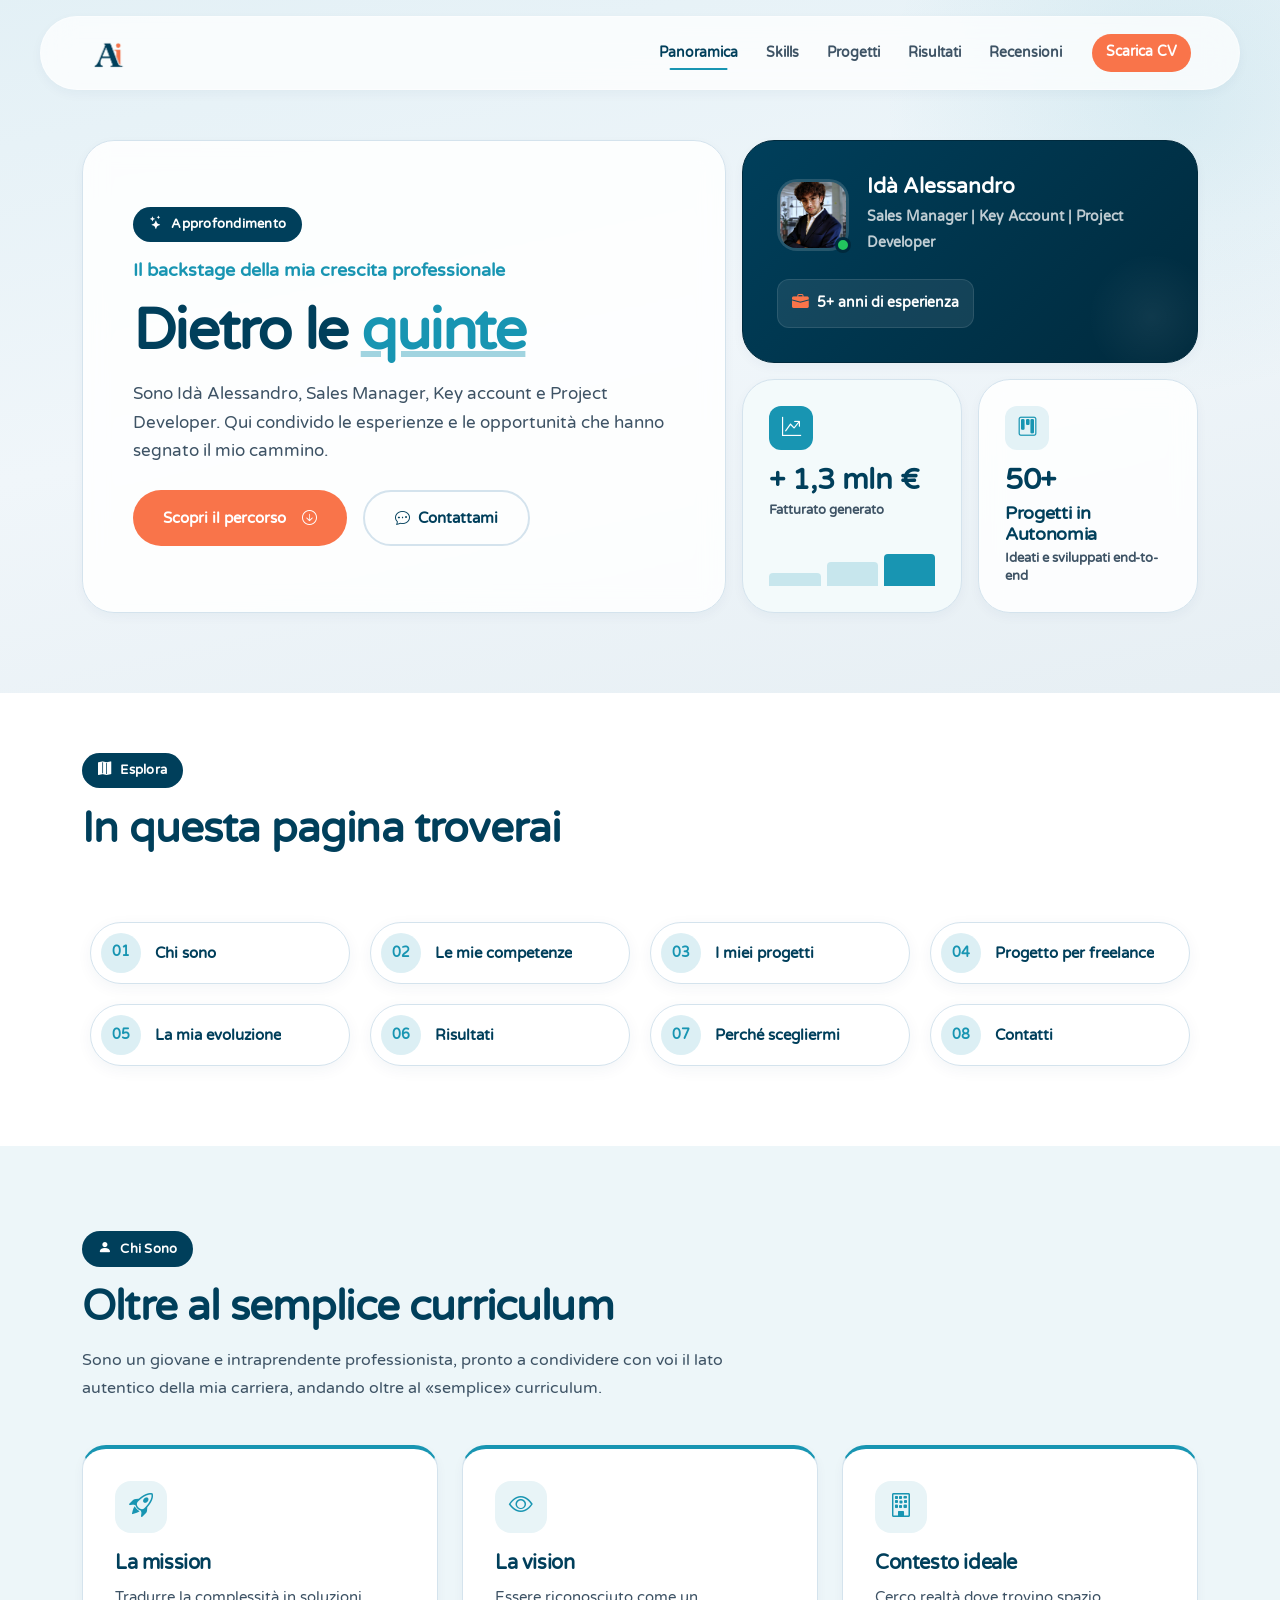
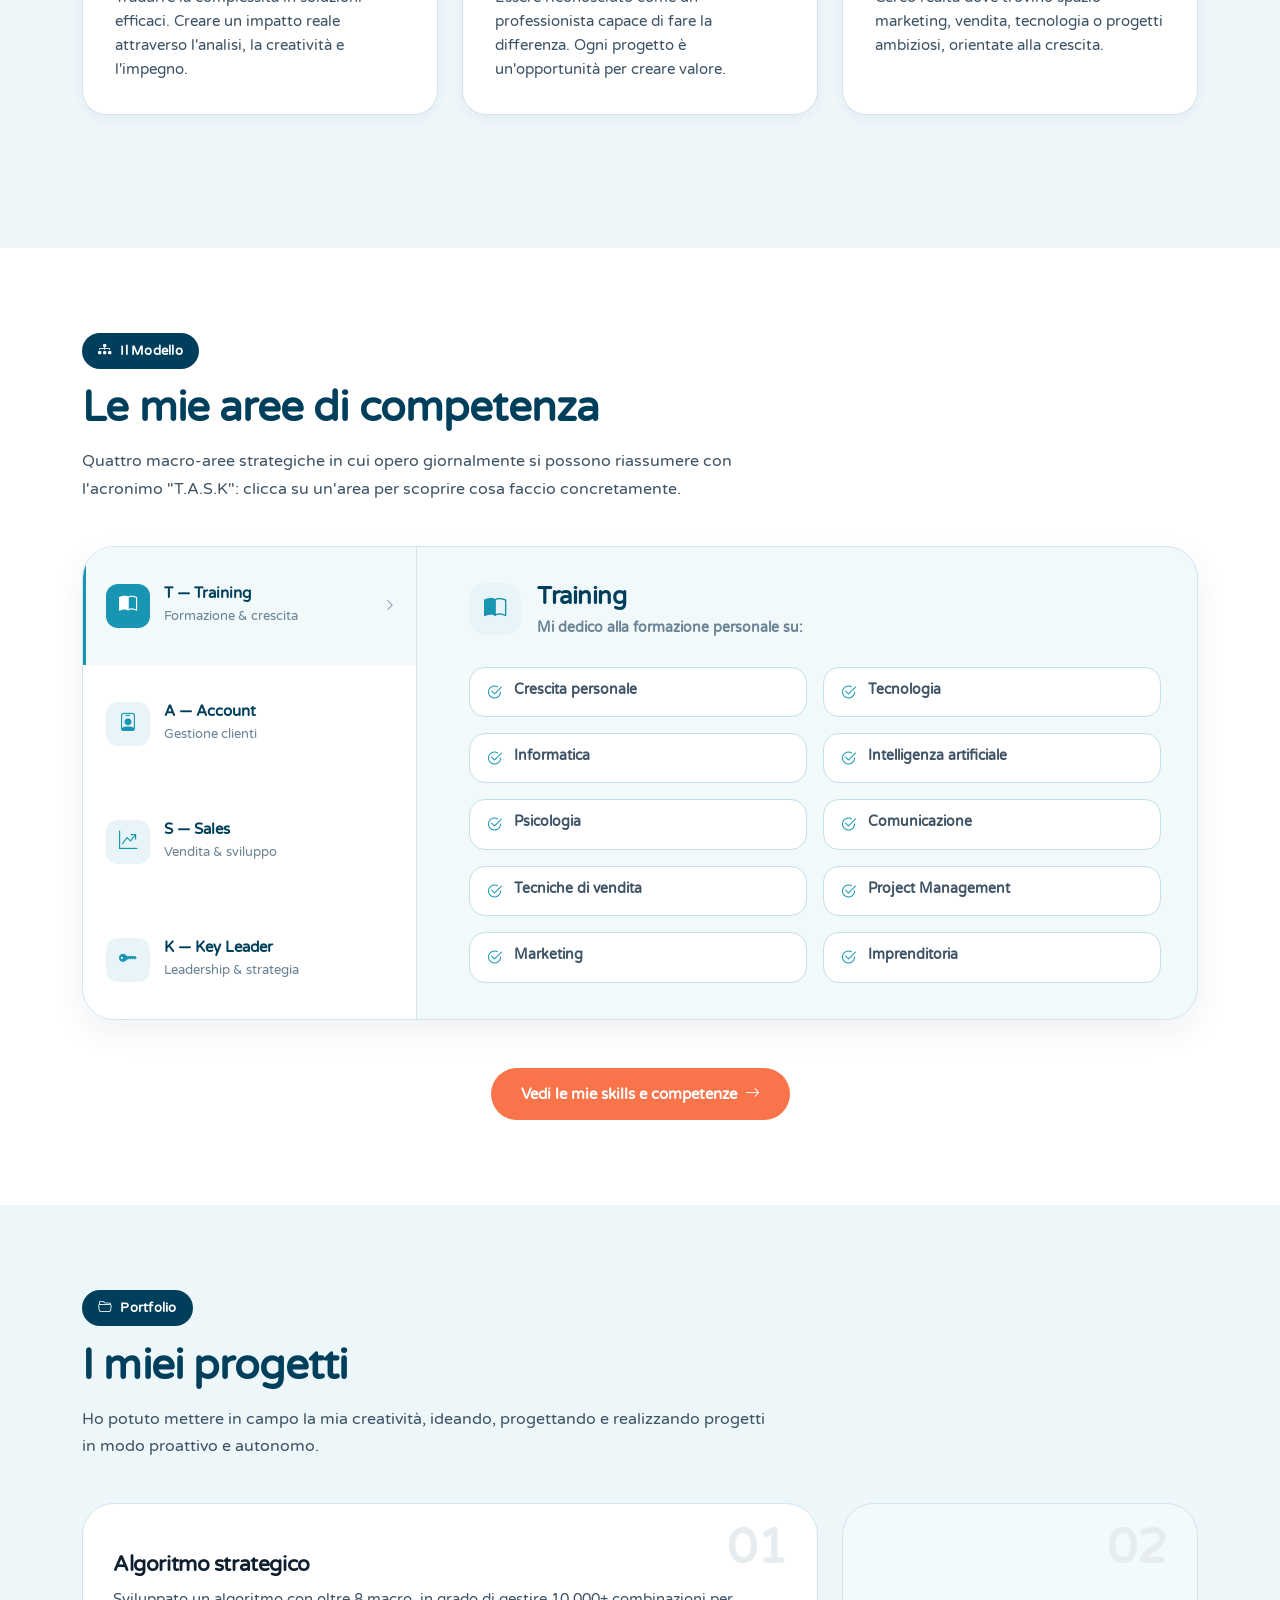
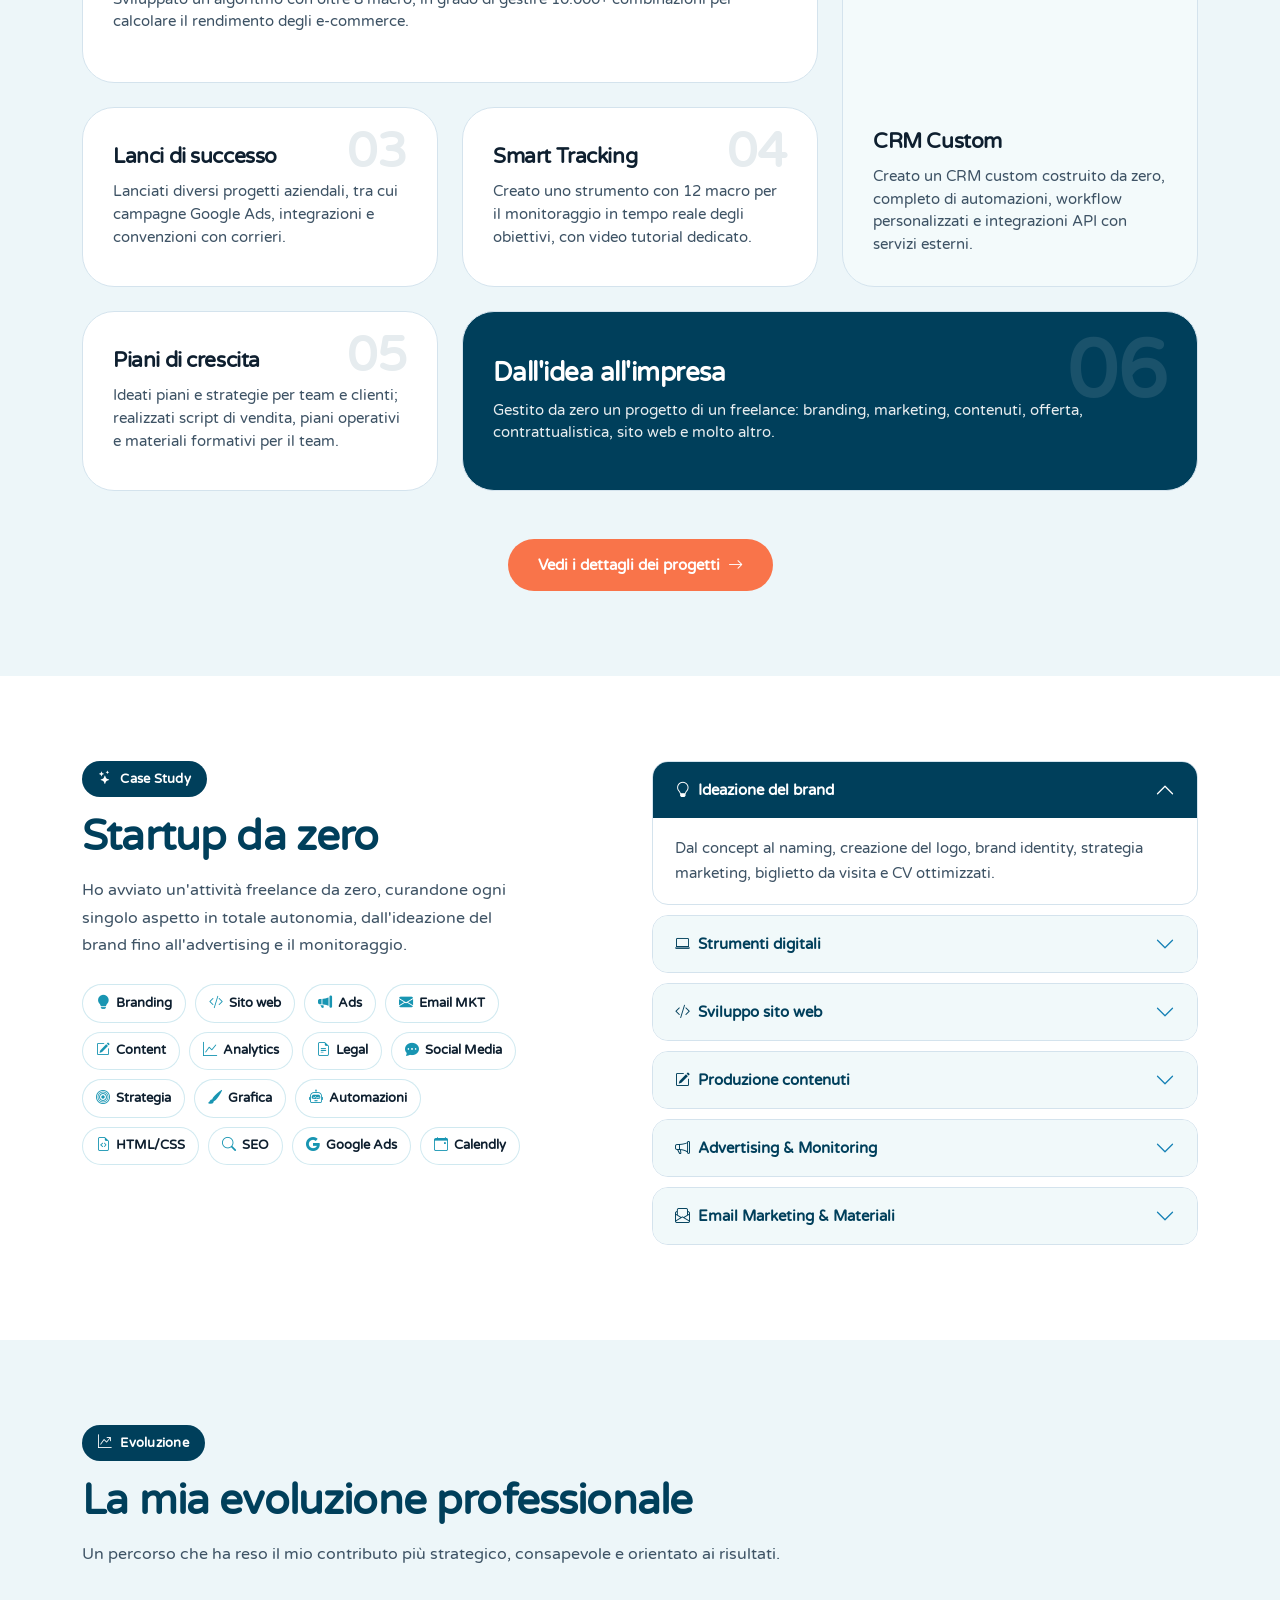
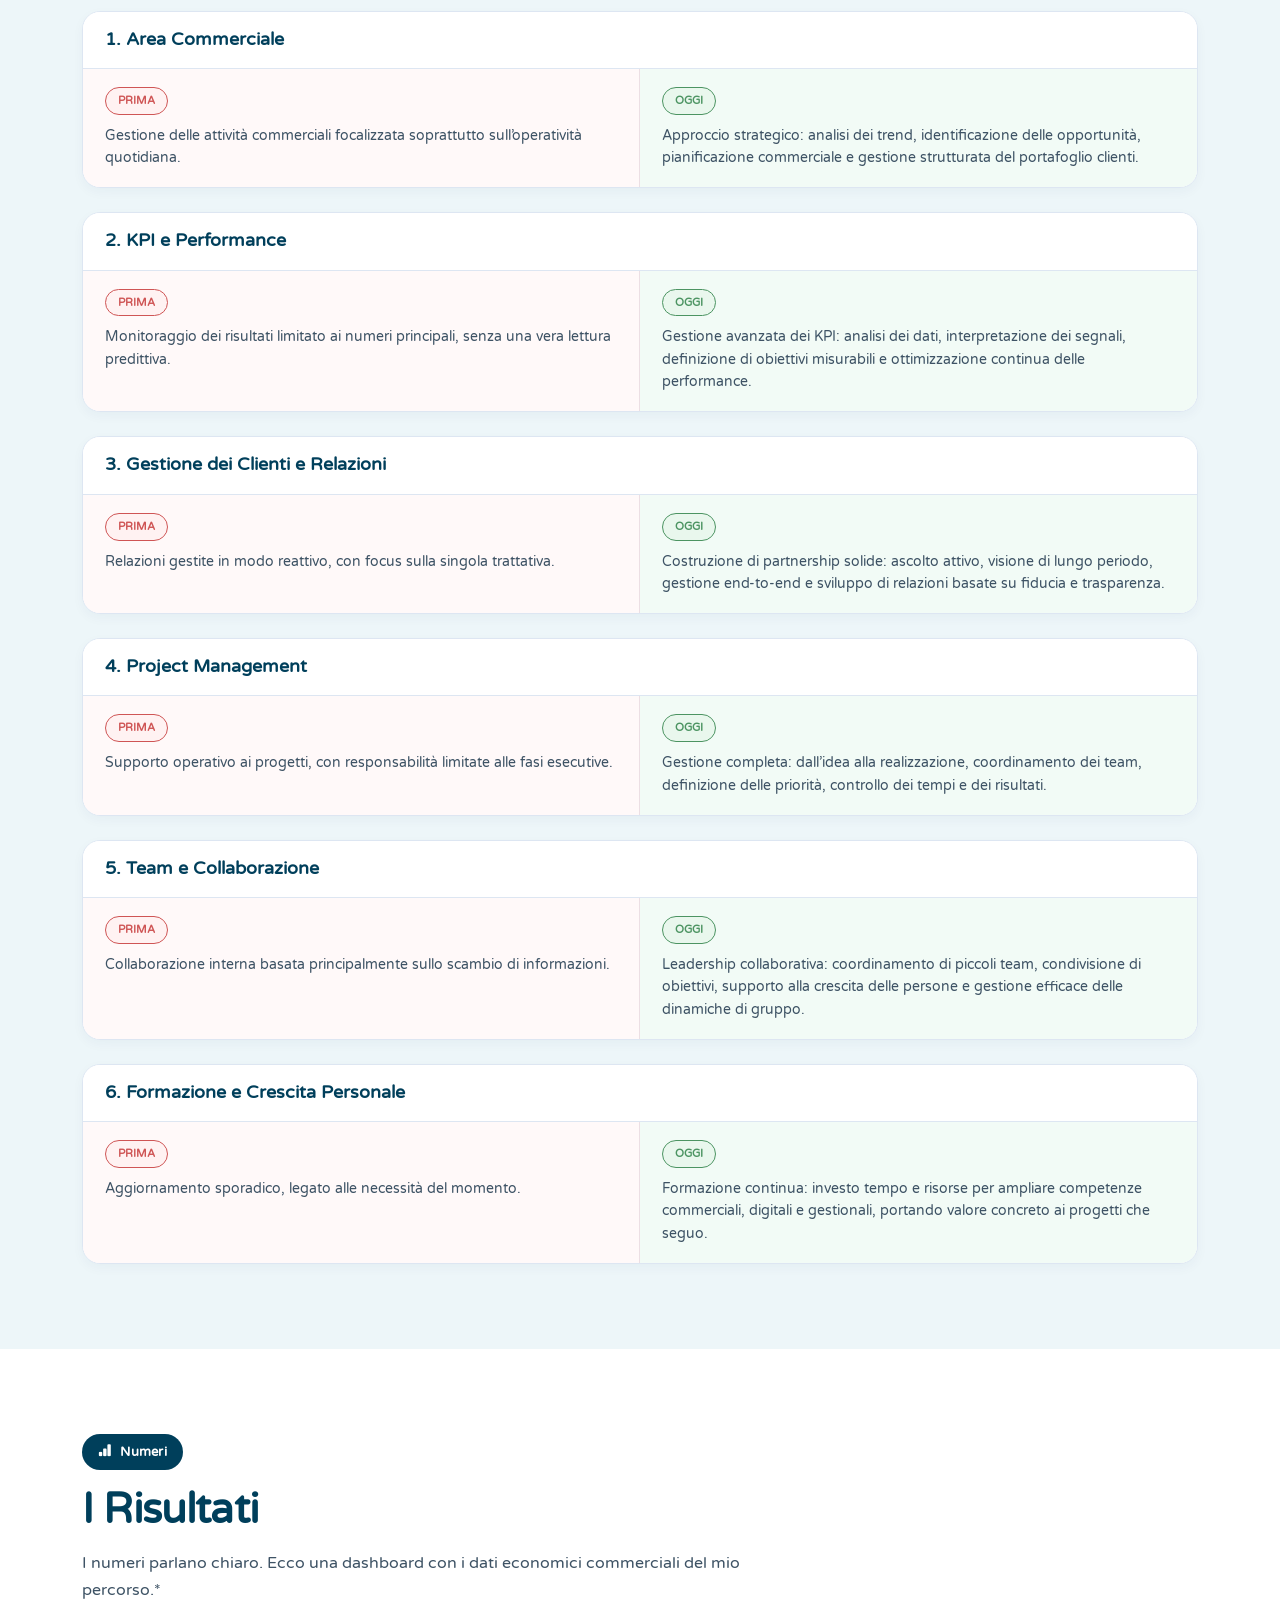
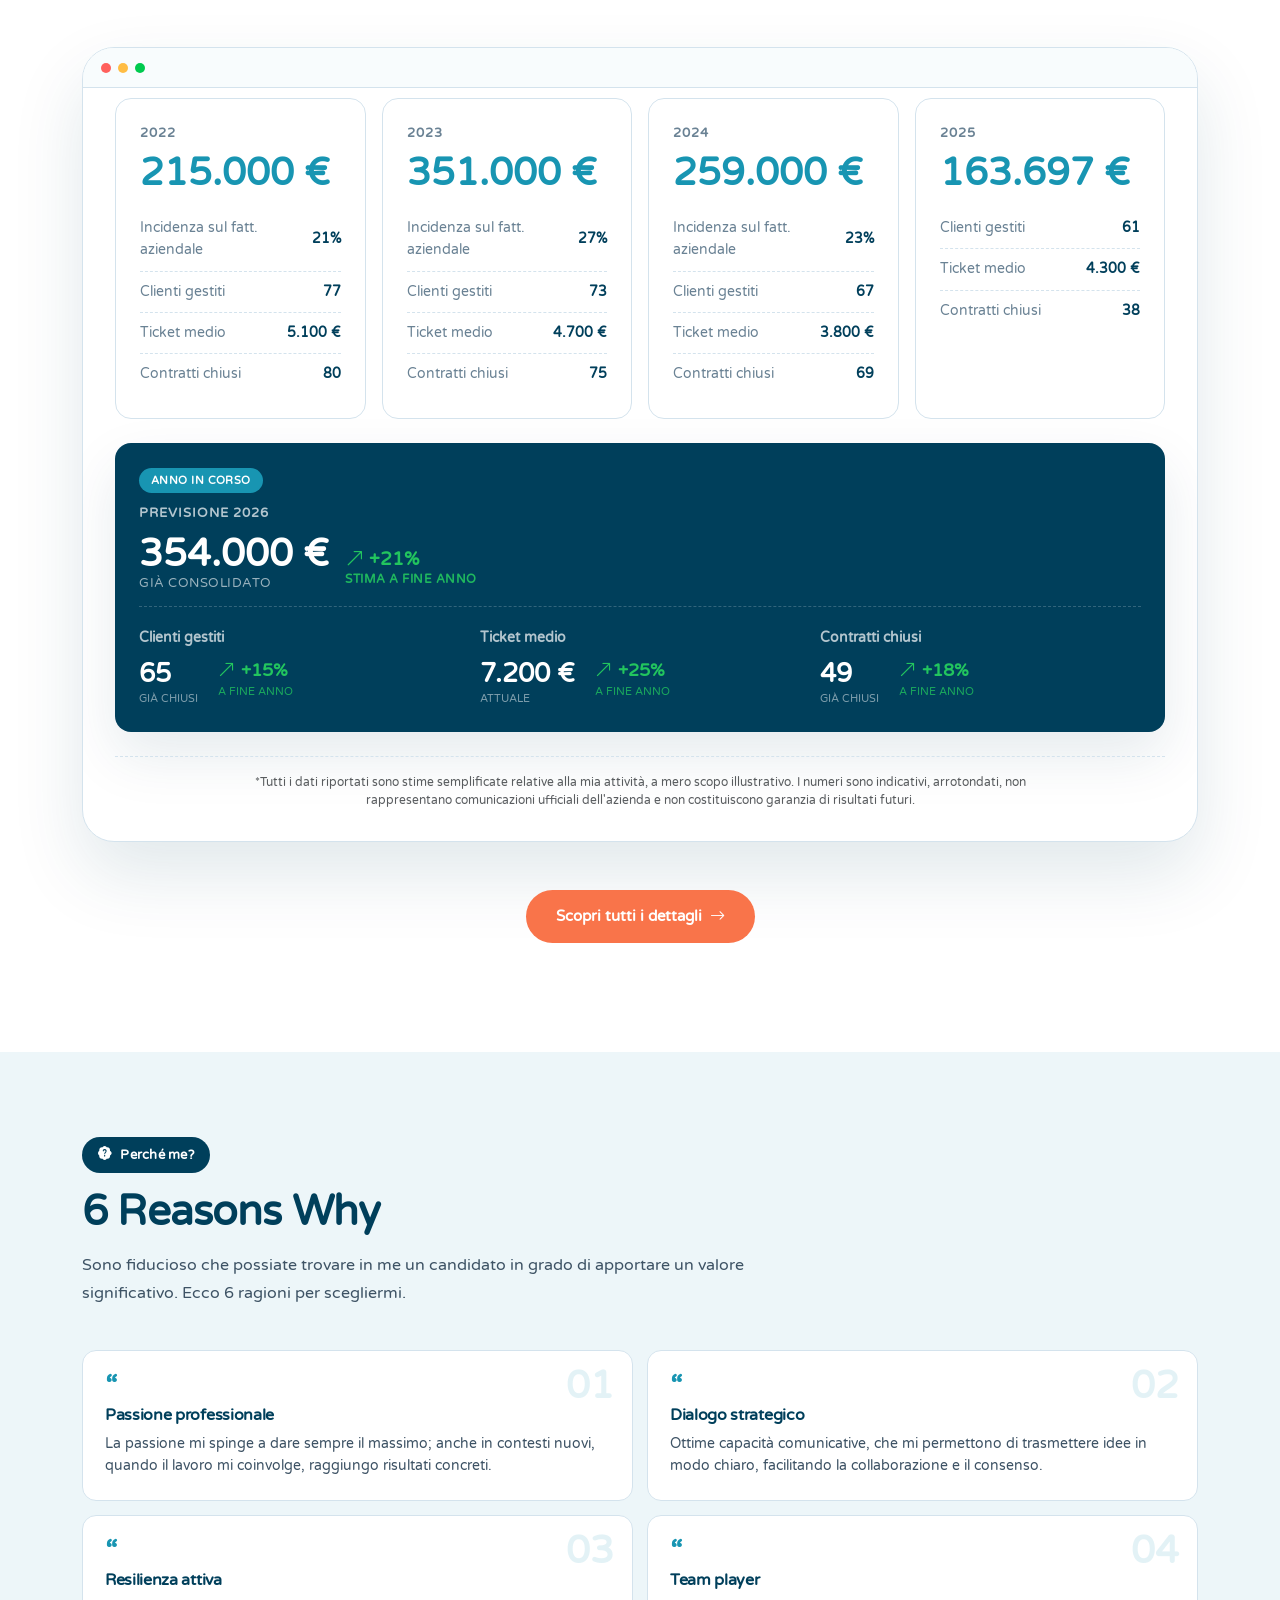
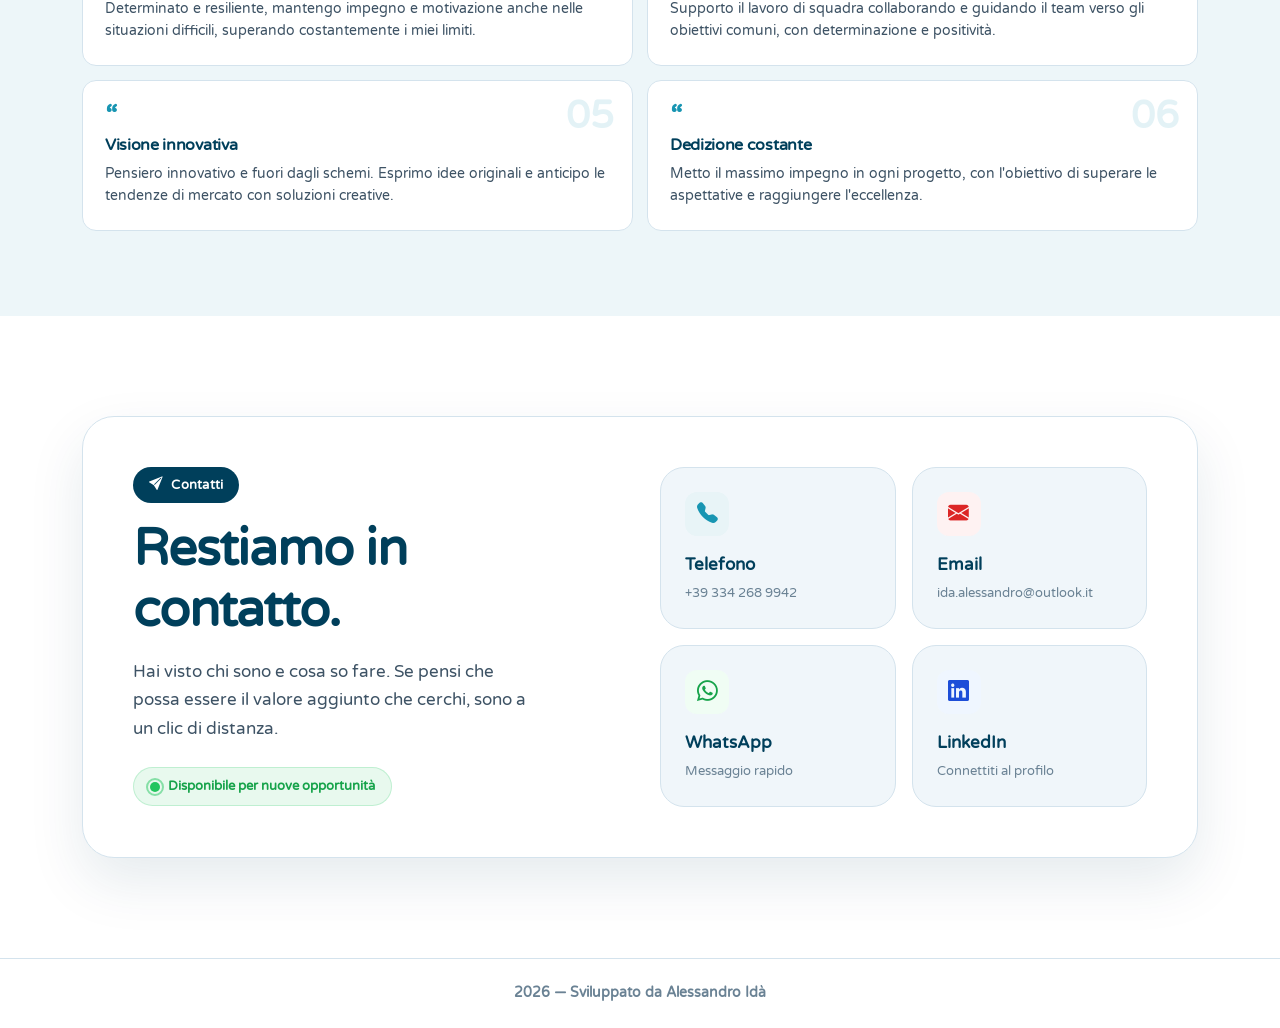
<file: index.html>
<!DOCTYPE html>
<html lang="it">

<head>
    <meta charset="utf-8">
    <meta name="viewport" content="width=device-width, initial-scale=1.0">
    <title>Idà Alessandro | Sales Manager · Key Account · Project Developer</title>
    <meta name="description"
        content="Il backstage della mia crescita professionale. Sales Manager, Key Account e Project Developer con risultati concreti.">
    <meta name="theme-color" content="#003f5b">
    <link href="https://fonts.googleapis.com" rel="preconnect">
    <link href="https://fonts.gstatic.com" rel="preconnect" crossorigin>
    <link href="https://fonts.googleapis.com/css2?family=Varela+Round&display=swap" rel="stylesheet">
    <link href="https://cdn.jsdelivr.net/npm/bootstrap@5.3.2/dist/css/bootstrap.min.css" rel="stylesheet">
    <link rel="stylesheet" href="https://cdn.jsdelivr.net/npm/bootstrap-icons@1.11.1/font/bootstrap-icons.css">
    <link href="https://unpkg.com/aos@2.3.1/dist/aos.css" rel="stylesheet">
    <link href="style.css" rel="stylesheet">
</head>

<body>

    <!-- ═══════════════════════════════════════════════════════════════
     NAVBAR — Floating Glassmorphism Pill
     ═══════════════════════════════════════════════════════════════ -->
    <div class="nav-wrapper">
        <nav id="navbar" class="navbar navbar-expand-lg navbar-floating">
            <div class="container-fluid px-4">
                <a class="navbar-brand" href="#home"><img src="images/Logo Idà Alessandro.png" alt="IDÀ Logo"
                        style="height: 30px; width: auto;"></a>
                <button class="custom-hamburger d-lg-none" id="mobileMenuBtn">
                    <span></span><span></span><span></span>
                </button>
                <div class="d-none d-lg-block" id="navbarNav">
                    <ul class="navbar-nav ms-auto align-items-center">
                        <li class="nav-item"><a class="nav-link active" href="index.html">Panoramica</a></li>
                        <li class="nav-item"><a class="nav-link" href="skills.html">Skills</a></li>
                        <li class="nav-item"><a class="nav-link" href="progetti.html">Progetti</a></li>
                        <li class="nav-item"><a class="nav-link" href="risultati.html">Risultati</a></li>
                        <li class="nav-item"><a class="nav-link" href="recensioni.html">Recensioni</a></li>
                        <li class="nav-item ms-lg-3"><a class="nav-link nav-cta-btn" href="#contatti">Scarica CV</a>
                        </li>
                    </ul>
                </div>
            </div>
        </nav>
    </div>

    <!-- Mobile Sidebar Menu 3/4 -->
    <div class="mobile-sidebar-backdrop" id="sidebarBackdrop"></div>
    <div class="mobile-sidebar" id="mobileSidebar">
        <div class="msb-header">
            <span class="msb-logo"><img src="images/Logo Idà Alessandro.png" alt="IDÀ Logo"
                    style="height: 30px; width: auto;"></span>
            <button class="msb-close" id="mobileMenuClose"><i class="bi bi-x-lg"></i></button>
        </div>
        <nav class="msb-nav">
            <a href="index.html" class="msb-link active">Panoramica</a>
            <a href="skills.html" class="msb-link">Skills</a>
            <a href="progetti.html" class="msb-link">Progetti</a>
            <a href="risultati.html" class="msb-link">Risultati</a>
            <a href="recensioni.html" class="msb-link">Recensioni</a>
            <a href="#contatti" class="msb-link cta">Scarica CV</a>
        </nav>
    </div>


    <!-- ═══════════════════════════════════════════════════════════════
     HERO — Bento Grid Layout (Ultra Modern)
     ═══════════════════════════════════════════════════════════════ -->
    <section id="home" class="hero bento-hero">
        <div class="container">
            <div class="bento-hero-grid">

                <!-- Main Content Cell -->
                <div class="bh-cell bh-main" data-aos="fade-up" data-aos-duration="900">
                    <div class="kicker"><i class="bi bi-stars"></i> Approfondimento</div>
                    <p class="hero-pain-line">
                        <span class="d-md-none">Il backstage della mia crescita</span>
                        <span class="d-none d-md-inline">Il backstage della mia crescita professionale</span>
                    </p>
                    <h1>Dietro le <span
                            style="color: var(--second); text-decoration: underline; text-decoration-color: color-mix(in srgb, var(--second) 40%, transparent); text-decoration-thickness: 6px; text-underline-offset: 2px;">quinte</span></h1>
                    <p class="hero-lead">Sono Idà Alessandro, Sales Manager, Key account e Project Developer. Qui
                        condivido le esperienze e le opportunità che hanno segnato il mio cammino.</p>

                    <div class="hero-actions mt-4 d-flex flex-wrap gap-3">
                        <a href="#page-index" class="btn-cta">Scopri il percorso <i
                                class="bi bi-arrow-down-circle ms-2"></i></a>
                        <a href="#contatti" class="btn-outline"><i class="bi bi-chat-dots"></i> Contattami</a>
                    </div>
                </div>

                <!-- Profile Cell -->
                <div class="bh-cell bh-profile" data-aos="fade-up" data-aos-duration="900" data-aos-delay="100">
                    <div class="bh-profile-top">
                        <div class="bh-avatar">
                            <!-- Sostituisci questo link con la tua foto reale -->
                            <img src="images/Foto profilo.jpeg" alt="Foto Idà Alessandro" style="object-fit: cover;">
                            <div class="bh-status-dot"></div>
                        </div>
                        <div class="bh-profile-info">
                            <strong>Idà Alessandro</strong>
                            <span>Sales Manager | Key Account | Project Developer</span>
                        </div>
                    </div>
                    <div class="bh-profile-tags mt-4">
                        <div class="bh-tag"><i class="bi bi-briefcase-fill"></i> 5+ anni di esperienza</div>
                    </div>
                </div>

                <!-- Stats Cell 1: Fatturato -->
                <div class="bh-cell bh-stat stat-revenue" data-aos="fade-up" data-aos-duration="900"
                    data-aos-delay="200">
                    <div class="bh-stat-icon"><i class="bi bi-graph-up-arrow"></i></div>
                    <div class="bh-stat-data">
                        <h3>+ 1,3 mln €</h3>
                        <p>Fatturato generato</p>
                    </div>
                    <div class="bh-stat-chart">
                        <div class="bar bar-1"></div>
                        <div class="bar bar-2"></div>
                        <div class="bar bar-3"></div>
                    </div>
                </div>

                <!-- Stats Cell 2: Progetti -->
                <div class="bh-cell bh-stat stat-projects" data-aos="fade-up" data-aos-duration="900"
                    data-aos-delay="300">
                    <div class="bh-stat-icon"><i class="bi bi-kanban"></i></div>
                    <div class="bh-stat-data">
                        <h3>50+</h3>
                        <h4 class="mt-2">Progetti in Autonomia</h4>
                        <p>Ideati e sviluppati end-to-end</p>
                    </div>
                </div>

            </div>
        </div>
    </section>


    <!-- ═══════════════════════════════════════════════════════════════
     PAGE INDEX / TIMELINE (IN QUESTA PAGINA TROVERAI)
     ═══════════════════════════════════════════════════════════════ -->
    <section id="page-index" class="cv-section white timeline-section">
        <div class="container">
            <div class="section-header mb-5" data-aos="fade-up">
                <div class="kicker"><i class="bi bi-map-fill"></i> Esplora</div>
                <h2>In questa pagina troverai</h2>
            </div>

            <div class="explore-matrix" data-aos="fade-up" data-aos-delay="100">
                <a href="#chi-sono" class="matrix-item">
                    <div class="mi-dot">01</div>
                    <span class="mi-text">Chi sono</span>
                </a>
                <a href="#task" class="matrix-item">
                    <div class="mi-dot">02</div>
                    <span class="mi-text">Le mie competenze</span>
                </a>
                <a href="#progetti" class="matrix-item">
                    <div class="mi-dot">03</div>
                    <span class="mi-text">I miei progetti</span>
                </a>
                <a href="#startup" class="matrix-item">
                    <div class="mi-dot">04</div>
                    <span class="mi-text">Progetto per freelance</span>
                </a>
                <a href="#obiettivi" class="matrix-item">
                    <div class="mi-dot">05</div>
                    <span class="mi-text">La mia evoluzione</span>
                </a>
                <a href="#risultati" class="matrix-item">
                    <div class="mi-dot">06</div>
                    <span class="mi-text">Risultati</span>
                </a>
                <a href="#reasons" class="matrix-item">
                    <div class="mi-dot">07</div>
                    <span class="mi-text">Perché scegliermi</span>
                </a>
                <a href="#contatti" class="matrix-item">
                    <div class="mi-dot">08</div>
                    <span class="mi-text">Contatti</span>
                </a>
            </div>
        </div>
    </section>

    <!-- ═══════════════════════════════════════════════════════════════
     CHI SONO — accent-top vision cards + Before/After rows
     ═══════════════════════════════════════════════════════════════ -->
    <section id="chi-sono" class="cv-section soft">
        <div class="container">
            <div class="section-header" data-aos="fade-up">
                <div class="kicker"><i class="bi bi-person-fill"></i> Chi Sono</div>
                <h2>Oltre al semplice curriculum</h2>
                <p>Sono un giovane e intraprendente professionista, pronto a condividere con voi il lato autentico della
                    mia carriera, andando oltre al «semplice» curriculum.</p>
            </div>

            <div class="row g-4 mb-5">
                <div class="col-md-4" data-aos="fade-up" data-aos-delay="50">
                    <div class="vision-card">
                        <div class="vision-icon"><i class="bi bi-rocket-takeoff"></i></div>
                        <h3>La mission</h3>
                        <p>Tradurre la complessità in soluzioni efficaci. Creare un impatto reale attraverso l'analisi,
                            la creatività e l'impegno.</p>
                    </div>
                </div>
                <div class="col-md-4" data-aos="fade-up" data-aos-delay="150">
                    <div class="vision-card">
                        <div class="vision-icon"><i class="bi bi-eye"></i></div>
                        <h3>La vision</h3>
                        <p>Essere riconosciuto come un professionista capace di fare la differenza. Ogni progetto è
                            un'opportunità per creare valore.</p>
                    </div>
                </div>
                <div class="col-md-4" data-aos="fade-up" data-aos-delay="250">
                    <div class="vision-card">
                        <div class="vision-icon"><i class="bi bi-building"></i></div>
                        <h3>Contesto ideale</h3>
                        <p>Cerco realtà dove trovino spazio marketing, vendita, tecnologia o progetti ambiziosi,
                            orientate alla crescita.</p>
                    </div>
                </div>
            </div>
        </div>
    </section>


    <!-- ═══════════════════════════════════════════════════════════════
     T.A.S.K. — Interactive tab layout
     ═══════════════════════════════════════════════════════════════ -->
    <section id="task" class="cv-section white">
        <div class="container">
            <div class="section-header" data-aos="fade-up">
                <div class="kicker"><i class="bi bi-diagram-3-fill"></i> Il Modello</div>
                <h2>Le mie aree di competenza</h2>
                <p>Quattro macro-aree strategiche in cui opero giornalmente si possono riassumere con l'acronimo
                    "T.A.S.K": clicca su un'area per scoprire cosa faccio concretamente.</p>
            </div>

            <div class="task-explorer" data-aos="fade-up" data-aos-delay="100">

                <!-- Left: tab navigation -->
                <div class="task-tabs">
                    <button class="task-tab active" data-tab="training">
                        <div class="task-tab-icon"><i class="bi bi-book-half"></i></div>
                        <div>
                            <strong>T — Training</strong>
                            <span>Formazione & crescita</span>
                        </div>
                        <i class="bi bi-chevron-right task-tab-arrow"></i>
                    </button>
                    <button class="task-tab" data-tab="account">
                        <div class="task-tab-icon"><i class="bi bi-person-badge"></i></div>
                        <div>
                            <strong>A — Account</strong>
                            <span>Gestione clienti</span>
                        </div>
                        <i class="bi bi-chevron-right task-tab-arrow"></i>
                    </button>
                    <button class="task-tab" data-tab="sales">
                        <div class="task-tab-icon"><i class="bi bi-graph-up-arrow"></i></div>
                        <div>
                            <strong>S — Sales</strong>
                            <span>Vendita & sviluppo</span>
                        </div>
                        <i class="bi bi-chevron-right task-tab-arrow"></i>
                    </button>
                    <button class="task-tab" data-tab="keyleader">
                        <div class="task-tab-icon"><i class="bi bi-key-fill"></i></div>
                        <div>
                            <strong>K — Key Leader</strong>
                            <span>Leadership & strategia</span>
                        </div>
                        <i class="bi bi-chevron-right task-tab-arrow"></i>
                    </button>
                </div>

                <!-- Right: detail panel -->
                <div class="task-detail">

                    <div class="task-panel active" id="panel-training">
                        <div class="tp-head">
                            <div class="tp-icon"><i class="bi bi-book-half"></i></div>
                            <div>
                                <h3>Training</h3>
                                <p class="tp-sub">Mi dedico alla formazione personale su:</p>
                            </div>
                        </div>
                        <div class="tp-items">
                            <div class="tp-item-grid">
                                <div class="tp-item"><i class="bi bi-check2-circle"></i><span>Crescita personale</span>
                                </div>
                                <div class="tp-item"><i class="bi bi-check2-circle"></i><span>Tecnologia</span></div>
                                <div class="tp-item"><i class="bi bi-check2-circle"></i><span>Informatica</span></div>
                                <div class="tp-item"><i class="bi bi-check2-circle"></i><span>Intelligenza
                                        artificiale</span></div>
                                <div class="tp-item"><i class="bi bi-check2-circle"></i><span>Psicologia</span></div>
                                <div class="tp-item"><i class="bi bi-check2-circle"></i><span>Comunicazione</span></div>
                                <div class="tp-item"><i class="bi bi-check2-circle"></i><span>Tecniche di vendita</span>
                                </div>
                                <div class="tp-item"><i class="bi bi-check2-circle"></i><span>Project Management</span>
                                </div>
                                <div class="tp-item"><i class="bi bi-check2-circle"></i><span>Marketing</span></div>
                                <div class="tp-item"><i class="bi bi-check2-circle"></i><span>Imprenditoria</span></div>
                            </div>
                        </div>
                    </div>

                    <div class="task-panel" id="panel-account">
                        <div class="tp-head">
                            <div class="tp-icon"
                                style="background: color-mix(in srgb, var(--cta) 12%, white); color:var(--cta)"><i
                                    class="bi bi-person-badge"></i></div>
                            <div>
                                <h3>Account Manager</h3>
                                <p class="tp-sub">Gestisco le relazioni con i clienti:</p>
                            </div>
                        </div>
                        <div class="tp-items">
                            <div class="tp-item-grid">
                                <div class="tp-item"><i class="bi bi-check2-circle"></i><span>Risolvendo problemi</span>
                                </div>
                                <div class="tp-item"><i class="bi bi-check2-circle"></i><span>Intervenendo
                                        rapidamente</span></div>
                                <div class="tp-item"><i class="bi bi-check2-circle"></i><span>Analizzando
                                        esigenze</span></div>
                                <div class="tp-item"><i class="bi bi-check2-circle"></i><span>Gestendo gli
                                        insoluti</span></div>
                                <div class="tp-item"><i class="bi bi-check2-circle"></i><span>Seguendoli a 360°</span>
                                </div>
                                <div class="tp-item"><i class="bi bi-check2-circle"></i><span>Fidelizzandoli</span>
                                </div>
                                <div class="tp-item"><i class="bi bi-check2-circle"></i><span>Analizzando i dati</span>
                                </div>
                                <div class="tp-item"><i class="bi bi-check2-circle"></i><span>Gestendo il
                                        portfolio</span></div>
                                <div class="tp-item"><i class="bi bi-check2-circle"></i><span>Creando strategie di
                                        business</span></div>
                                <div class="tp-item"><i class="bi bi-check2-circle"></i><span>Rappresentando
                                        l'azienda</span></div>
                            </div>
                        </div>
                    </div>

                    <div class="task-panel" id="panel-sales">
                        <div class="tp-head">
                            <div class="tp-icon"
                                style="background: color-mix(in srgb, #22c55e 12%, white); color:#16a34a"><i
                                    class="bi bi-graph-up-arrow"></i></div>
                            <div>
                                <h3>Sales</h3>
                                <p class="tp-sub">Guido tutti i processi di vendita, occupandomi di:</p>
                            </div>
                        </div>
                        <div class="tp-items">
                            <div class="tp-item-grid">
                                <div class="tp-item"><i class="bi bi-check2-circle"></i><span>Trattative inbound</span>
                                </div>
                                <div class="tp-item"><i class="bi bi-check2-circle"></i><span>Preparazione
                                        offerte</span></div>
                                <div class="tp-item"><i class="bi bi-check2-circle"></i><span>Up/Cross selling</span>
                                </div>
                                <div class="tp-item"><i class="bi bi-check2-circle"></i><span>Video dimostrazioni</span>
                                </div>
                                <div class="tp-item"><i class="bi bi-check2-circle"></i><span>Negoziazioni</span></div>
                                <div class="tp-item"><i class="bi bi-check2-circle"></i><span>Analisi del
                                        business</span></div>
                                <div class="tp-item"><i class="bi bi-check2-circle"></i><span>Gestendo il CRM</span>
                                </div>
                                <div class="tp-item"><i class="bi bi-check2-circle"></i><span>Assistenza
                                        post-vendita</span></div>
                                <div class="tp-item"><i class="bi bi-check2-circle"></i><span>Chiusura delle
                                        vendite</span></div>
                                <div class="tp-item"><i class="bi bi-check2-circle"></i><span>Redazione di
                                        contratti</span></div>
                            </div>
                        </div>
                    </div>

                    <div class="task-panel" id="panel-keyleader">
                        <div class="tp-head">
                            <div class="tp-icon"
                                style="background: color-mix(in srgb, var(--main) 12%, white); color:var(--main)"><i
                                    class="bi bi-key-fill"></i></div>
                            <div>
                                <h3>Key Leader</h3>
                                <p class="tp-sub">Assicuro il successo dei progetti aziendali:</p>
                            </div>
                        </div>
                        <div class="tp-items">
                            <div class="tp-item-grid">
                                <div class="tp-item"><i class="bi bi-check2-circle"></i><span>Coordinando il team</span>
                                </div>
                                <div class="tp-item"><i class="bi bi-check2-circle"></i><span>Redigendo i report</span>
                                </div>
                                <div class="tp-item"><i
                                        class="bi bi-check2-circle"></i><span>Ideandoli/realizzandoli</span></div>
                                <div class="tp-item"><i class="bi bi-check2-circle"></i><span>Analizzando i dati</span>
                                </div>
                                <div class="tp-item"><i class="bi bi-check2-circle"></i><span>Presidiando
                                        riunioni</span></div>
                                <div class="tp-item"><i class="bi bi-check2-circle"></i><span>Proponendo
                                        soluzioni</span></div>
                                <div class="tp-item"><i class="bi bi-check2-circle"></i><span>Analizzando le
                                        criticità</span></div>
                                <div class="tp-item"><i class="bi bi-check2-circle"></i><span>Risolvendo
                                        conflitti</span></div>
                                <div class="tp-item"><i class="bi bi-check2-circle"></i><span>Ascoltando i
                                        feedback</span></div>
                                <div class="tp-item"><i class="bi bi-check2-circle"></i><span>Collaborando coi
                                        founder</span></div>
                            </div>
                        </div>
                    </div>

                </div>
            </div>
        </div>

        <div class="text-center mt-5" data-aos="fade-up">
            <a href="skills.html" class="btn-cta">Vedi le mie skills e competenze <i class="bi bi-arrow-right"></i></a>
        </div>
        </div>
    </section>










    <!-- ═══════════════════════════════════════════════════════════════
     PROGETTI — Bento Grid (asymmetric layout)
     ═══════════════════════════════════════════════════════════════ -->
    <section id="progetti" class="cv-section soft">
        <div class="container">
            <div class="section-header" data-aos="fade-up">
                <div class="kicker"><i class="bi bi-folder2-open"></i> Portfolio</div>
                <h2>I miei progetti</h2>
                <p>Ho potuto mettere in campo la mia creatività, ideando, progettando e realizzando progetti in modo
                    proattivo e autonomo.</p>
            </div>

            <div class="projects-bento-grid" data-aos="fade-up" data-aos-delay="100">
                <!-- Box 1 (Largo) -->
                <div class="pb-card pb-wide">
                    <span class="pb-num">01</span>
                    <div class="pb-content">
                        <h4>Algoritmo strategico</h4>
                        <p>Sviluppato un algoritmo con oltre 8 macro, in grado di gestire 10.000+ combinazioni per
                            calcolare il rendimento degli e-commerce.</p>
                    </div>
                </div>

                <!-- Box 2 (Alto) -->
                <div class="pb-card pb-tall">
                    <span class="pb-num">02</span>
                    <div class="pb-content">
                        <h4>CRM Custom</h4>
                        <p>Creato un CRM custom costruito da zero, completo di automazioni, workflow personalizzati e
                            integrazioni API con servizi esterni.</p>
                    </div>
                </div>

                <!-- Box 3 (Normale) -->
                <div class="pb-card">
                    <span class="pb-num">03</span>
                    <div class="pb-content">
                        <h4>Lanci di successo</h4>
                        <p>Lanciati diversi progetti aziendali, tra cui campagne Google Ads, integrazioni e convenzioni
                            con corrieri.</p>
                    </div>
                </div>

                <!-- Box 4 (Normale) -->
                <div class="pb-card">
                    <span class="pb-num">04</span>
                    <div class="pb-content">
                        <h4>Smart Tracking</h4>
                        <p>Creato uno strumento con 12 macro per il monitoraggio in tempo reale degli obiettivi, con
                            video tutorial dedicato.</p>
                    </div>
                </div>

                <!-- Box 5 (Normale) -->
                <div class="pb-card">
                    <span class="pb-num">05</span>
                    <div class="pb-content">
                        <h4>Piani di crescita</h4>
                        <p>Ideati piani e strategie per team e clienti; realizzati script di vendita, piani operativi e
                            materiali formativi per il team.</p>
                    </div>
                </div>

                <!-- Box 6 (Largo/Messo in Evidenza) -->
                <div class="pb-card pb-highlight">
                    <span class="pb-num">06</span>
                    <div class="pb-content">
                        <h4>Dall'idea all'impresa</h4>
                        <p>Gestito da zero un progetto di un freelance: branding, marketing, contenuti, offerta,
                            contrattualistica, sito web e molto altro.</p>
                    </div>
                </div>
            </div>
        </div>

        <div class="text-center mt-5" data-aos="fade-up">
            <a href="progetti.html" class="btn-cta">Vedi i dettagli dei progetti <i class="bi bi-arrow-right"></i></a>
        </div>
        </div>
    </section>


    <!-- ═══════════════════════════════════════════════════════════════
     STARTUP DA ZERO — Accordion + Flow Chips (Everoo FAQ style)
     ═══════════════════════════════════════════════════════════════ -->
    <section id="startup" class="cv-section white">
        <div class="container">
            <div class="row">
                <div class="col-lg-5" data-aos="fade-right">
                    <div class="section-header mb-0">
                        <div class="kicker"><i class="bi bi-stars"></i> Case Study</div>
                        <h2>Startup da zero</h2>
                        <p>Ho avviato un'attività freelance da zero, curandone ogni singolo aspetto in totale autonomia,
                            dall'ideazione del brand fino all'advertising e il monitoraggio.</p>
                    </div>
                    <div class="flow-chips mt-4" data-aos="fade-up" data-aos-delay="200">
                        <span><i class="bi bi-lightbulb-fill"></i> Branding</span>
                        <span><i class="bi bi-code-slash"></i> Sito web</span>
                        <span><i class="bi bi-megaphone-fill"></i> Ads</span>
                        <span><i class="bi bi-envelope-fill"></i> Email MKT</span>
                        <span><i class="bi bi-pencil-square"></i> Content</span>
                        <span><i class="bi bi-graph-up"></i> Analytics</span>
                        <span><i class="bi bi-file-earmark-text"></i> Legal</span>
                        <span><i class="bi bi-chat-dots-fill"></i> Social Media</span>
                        <span><i class="bi bi-bullseye"></i> Strategia</span>
                        <span><i class="bi bi-brush-fill"></i> Grafica</span>
                        <span><i class="bi bi-robot"></i> Automazioni</span>
                        <span><i class="bi bi-file-earmark-code"></i> HTML/CSS</span>
                        <span><i class="bi bi-search"></i> SEO</span>
                        <span><i class="bi bi-google"></i> Google Ads</span>
                        <span><i class="bi bi-calendar-event"></i> Calendly</span>
                    </div>
                </div>

                <div class="col-lg-6 offset-lg-1 mt-5 mt-lg-0" data-aos="fade-left">
                    <div class="accordion startup-accordion" id="startupAcc">
                        <div class="accordion-item">
                            <h2 class="accordion-header"><button class="accordion-button" type="button"
                                    data-bs-toggle="collapse" data-bs-target="#acc1"><i
                                        class="bi bi-lightbulb me-2"></i> Ideazione del brand</button></h2>
                            <div id="acc1" class="accordion-collapse collapse show" data-bs-parent="#startupAcc">
                                <div class="accordion-body">Dal concept al naming, creazione del logo, brand identity,
                                    strategia marketing, biglietto da visita e CV ottimizzati.</div>
                            </div>
                        </div>
                        <div class="accordion-item">
                            <h2 class="accordion-header"><button class="accordion-button collapsed" type="button"
                                    data-bs-toggle="collapse" data-bs-target="#acc2"><i class="bi bi-laptop me-2"></i>
                                    Strumenti digitali</button></h2>
                            <div id="acc2" class="accordion-collapse collapse" data-bs-parent="#startupAcc">
                                <div class="accordion-body">Configurati Beacons, Calendly, social media, canale WhatsApp
                                    Business e firma Gmail in HTML personalizzata.</div>
                            </div>
                        </div>
                        <div class="accordion-item">
                            <h2 class="accordion-header"><button class="accordion-button collapsed" type="button"
                                    data-bs-toggle="collapse" data-bs-target="#acc3"><i
                                        class="bi bi-code-slash me-2"></i> Sviluppo sito web</button></h2>
                            <div id="acc3" class="accordion-collapse collapse" data-bs-parent="#startupAcc">
                                <div class="accordion-body">Sito custom a 6 pagine in HTML, CSS e JS senza template, con
                                    sitemap, cookie policy e integrazione Brevo.</div>
                            </div>
                        </div>
                        <div class="accordion-item">
                            <h2 class="accordion-header"><button class="accordion-button collapsed" type="button"
                                    data-bs-toggle="collapse" data-bs-target="#acc4"><i
                                        class="bi bi-pencil-square me-2"></i> Produzione contenuti</button></h2>
                            <div id="acc4" class="accordion-collapse collapse" data-bs-parent="#startupAcc">
                                <div class="accordion-body">Tutti i copy per sito e blog, informativa privacy, piano
                                    editoriale mensile con testi e grafiche coordinate.</div>
                            </div>
                        </div>
                        <div class="accordion-item">
                            <h2 class="accordion-header"><button class="accordion-button collapsed" type="button"
                                    data-bs-toggle="collapse" data-bs-target="#acc5"><i
                                        class="bi bi-megaphone me-2"></i> Advertising & Monitoring</button></h2>
                            <div id="acc5" class="accordion-collapse collapse" data-bs-parent="#startupAcc">
                                <div class="accordion-body">Impostazione Google My Business, Search Console, Tag
                                    Manager, Analytics. Creazione delle Campagne Google Ads e annunci su piattaforme
                                    scouting.</div>
                            </div>
                        </div>
                        <div class="accordion-item">
                            <h2 class="accordion-header"><button class="accordion-button collapsed" type="button"
                                    data-bs-toggle="collapse" data-bs-target="#acc6"><i
                                        class="bi bi-envelope-paper me-2"></i> Email Marketing & Materiali</button></h2>
                            <div id="acc6" class="accordion-collapse collapse" data-bs-parent="#startupAcc">
                                <div class="accordion-body">Brevo con form e newsletter, 8+ template email HTML,
                                    automazioni, contratti, fidelity card, brochure e grafiche.</div>
                            </div>
                        </div>
                    </div>
                </div>
            </div>
        </div>
    </section>


    <!-- ═══════════════════════════════════════════════════════════════
     OBIETTIVI — Before/After rows
     ═══════════════════════════════════════════════════════════════ -->
    <section id="obiettivi" class="cv-section soft">
        <div class="container">
            <div class="section-header" data-aos="fade-up">
                <div class="kicker"><i class="bi bi-graph-up-arrow"></i> Evoluzione</div>
                <h2>La mia evoluzione professionale</h2>
                <p>Un percorso che ha reso il mio contributo più strategico, consapevole e orientato ai risultati.</p>
            </div>

            <div class="ba-list" data-aos="fade-up">
                <div class="ba-container">
                    <div class="ba-header">1. Area Commerciale</div>
                    <div class="ba-row">
                        <div class="ba-cell before">
                            <div class="ba-pill">Prima</div>
                            <p>Gestione delle attività commerciali focalizzata soprattutto sull’operatività quotidiana.
                            </p>
                        </div>
                        <div class="ba-cell after">
                            <div class="ba-pill">Oggi</div>
                            <p>Approccio strategico: analisi dei trend, identificazione delle opportunità,
                                pianificazione commerciale e gestione strutturata del portafoglio clienti.</p>
                        </div>
                    </div>
                </div>

                <div class="ba-container">
                    <div class="ba-header">2. KPI e Performance</div>
                    <div class="ba-row">
                        <div class="ba-cell before">
                            <div class="ba-pill">Prima</div>
                            <p>Monitoraggio dei risultati limitato ai numeri principali, senza una vera lettura
                                predittiva.</p>
                        </div>
                        <div class="ba-cell after">
                            <div class="ba-pill">Oggi</div>
                            <p>Gestione avanzata dei KPI: analisi dei dati, interpretazione dei segnali, definizione di
                                obiettivi misurabili e ottimizzazione continua delle performance.</p>
                        </div>
                    </div>
                </div>

                <div class="ba-container">
                    <div class="ba-header">3. Gestione dei Clienti e Relazioni</div>
                    <div class="ba-row">
                        <div class="ba-cell before">
                            <div class="ba-pill">Prima</div>
                            <p>Relazioni gestite in modo reattivo, con focus sulla singola trattativa.</p>
                        </div>
                        <div class="ba-cell after">
                            <div class="ba-pill">Oggi</div>
                            <p>Costruzione di partnership solide: ascolto attivo, visione di lungo periodo, gestione
                                end‑to‑end e sviluppo di relazioni basate su fiducia e trasparenza.</p>
                        </div>
                    </div>
                </div>

                <div class="ba-container">
                    <div class="ba-header">4. Project Management</div>
                    <div class="ba-row">
                        <div class="ba-cell before">
                            <div class="ba-pill">Prima</div>
                            <p>Supporto operativo ai progetti, con responsabilità limitate alle fasi esecutive.</p>
                        </div>
                        <div class="ba-cell after">
                            <div class="ba-pill">Oggi</div>
                            <p>Gestione completa: dall’idea alla realizzazione, coordinamento dei team, definizione
                                delle priorità, controllo dei tempi e dei risultati.</p>
                        </div>
                    </div>
                </div>

                <div class="ba-container">
                    <div class="ba-header">5. Team e Collaborazione</div>
                    <div class="ba-row">
                        <div class="ba-cell before">
                            <div class="ba-pill">Prima</div>
                            <p>Collaborazione interna basata principalmente sullo scambio di informazioni.</p>
                        </div>
                        <div class="ba-cell after">
                            <div class="ba-pill">Oggi</div>
                            <p>Leadership collaborativa: coordinamento di piccoli team, condivisione di obiettivi,
                                supporto alla crescita delle persone e gestione efficace delle dinamiche di gruppo.</p>
                        </div>
                    </div>
                </div>

                <div class="ba-container">
                    <div class="ba-header">6. Formazione e Crescita Personale</div>
                    <div class="ba-row">
                        <div class="ba-cell before">
                            <div class="ba-pill">Prima</div>
                            <p>Aggiornamento sporadico, legato alle necessità del momento.</p>
                        </div>
                        <div class="ba-cell after">
                            <div class="ba-pill">Oggi</div>
                            <p>Formazione continua: investo tempo e risorse per ampliare competenze commerciali,
                                digitali e gestionali, portando valore concreto ai progetti che seguo.</p>
                        </div>
                    </div>
                </div>
            </div>
        </div>
    </section>




    <!-- ═══════════════════════════════════════════════════════════════
     RISULTATI — Dashboard window-mockup (macOS-style)
     ═══════════════════════════════════════════════════════════════ -->
    <section id="risultati" class="cv-section white">
        <div class="container">
            <div class="section-header" data-aos="fade-up">
                <div class="kicker"><i class="bi bi-bar-chart-fill"></i> Numeri</div>
                <h2>I Risultati</h2>
                <p>I numeri parlano chiaro. Ecco una dashboard con i dati economici commerciali del mio percorso.*</p>
            </div>

            <div class="results-dashboard" data-aos="fade-up">
                <!-- macOS window bar -->
                <div class="results-window-bar">
                    <span></span><span></span><span></span>
                </div>

                <div class="results-body" style="padding-top: 10px;">
                    <!-- Year columns -->
                    <div class="year-grid">
                        <div class="year-col">
                            <div class="year-label">2022</div>
                            <div class="year-value">215.000 €</div>
                            <div class="year-rows">
                                <div class="year-row"><span>Incidenza sul fatt. aziendale</span><strong>21%</strong>
                                </div>
                                <div class="year-row"><span>Clienti gestiti</span><strong>77</strong></div>
                                <div class="year-row"><span>Ticket medio</span><strong>5.100 €</strong></div>
                                <div class="year-row"><span>Contratti chiusi</span><strong>80</strong></div>
                            </div>
                        </div>
                        <div class="year-col">
                            <div class="year-label">2023</div>
                            <div class="year-value">351.000 €</div>
                            <div class="year-rows">
                                <div class="year-row"><span>Incidenza sul fatt. aziendale</span><strong>27%</strong>
                                </div>
                                <div class="year-row"><span>Clienti gestiti</span><strong>73</strong></div>
                                <div class="year-row"><span>Ticket medio</span><strong>4.700 €</strong></div>
                                <div class="year-row"><span>Contratti chiusi</span><strong>75</strong></div>
                            </div>
                        </div>
                        <div class="year-col">
                            <div class="year-label">2024</div>
                            <div class="year-value">259.000 €</div>
                            <div class="year-rows">
                                <div class="year-row"><span>Incidenza sul fatt. aziendale</span><strong>23%</strong>
                                </div>
                                <div class="year-row"><span>Clienti gestiti</span><strong>67</strong></div>
                                <div class="year-row"><span>Ticket medio</span><strong>3.800 €</strong></div>
                                <div class="year-row"><span>Contratti chiusi</span><strong>69</strong></div>
                            </div>
                        </div>
                        <div class="year-col">
                            <div class="year-label">2025</div>
                            <div class="year-value">163.697 €</div>
                            <div class="year-rows">
                                <div class="year-row"><span>Clienti gestiti</span><strong>61</strong></div>
                                <div class="year-row"><span>Ticket medio</span><strong>4.300 €</strong></div>
                                <div class="year-row"><span>Contratti chiusi</span><strong>38</strong></div>
                            </div>
                        </div>
                    </div>

                    <!-- 2026 Forecast Column -->
                    <div class="year-col-full" style="margin-top: 24px;">
                        <div class="year-col featured dark-theme"
                            style="background: var(--main); color: #fff; border: none; box-shadow: var(--shadow-lg);">
                            <div class="year-badge" style="background: var(--second); color: #fff;">Anno in corso</div>
                            <div class="year-label" style="color: rgba(255,255,255,0.7);">Previsione 2026</div>
                            <div class="year-value"
                                style="color: #fff; display: flex; align-items: flex-end; gap: 16px; flex-wrap: wrap;">
                                <div>
                                    <span
                                        style="font-size: clamp(1.8rem, 3vw, 2.4rem); font-weight: 900; line-height: 1;">354.000
                                        €</span>
                                    <div
                                        style="font-size: 0.8rem; font-weight: normal; color: rgba(255,255,255,0.6); margin-top: 4px; text-transform: uppercase; letter-spacing: 0.5px;">
                                        Già consolidato</div>
                                </div>
                                <div style="margin-bottom: 5px;">
                                    <span class="forecast-arrow"
                                        style="font-size: 1.2rem; color: #22c55e; font-weight: 800;"><i
                                            class="bi bi-arrow-up-right"></i> +21%</span>
                                    <div
                                        style="font-size: 0.75rem; font-weight: bold; color: rgba(34,197,94,0.9); text-transform: uppercase; letter-spacing: 0.5px;">
                                        Stima a fine anno</div>
                                </div>
                            </div>
                            <div class="year-rows forecast-rows"
                                style="display: grid; grid-template-columns: repeat(auto-fit, minmax(200px, 1fr)); gap: 20px; border-top: 1px dashed rgba(255,255,255,0.2); padding-top: 20px;">
                                <div class="year-row"
                                    style="border: none; padding: 0; flex-direction: column; align-items: flex-start;">
                                    <span
                                        style="color: rgba(255,255,255,0.7); margin-bottom: 12px; font-weight: 600;">Clienti
                                        gestiti</span>
                                    <div style="display:flex; width: 100%; gap: 20px;">
                                        <div style="display: flex; flex-direction: column;">
                                            <strong style="font-size: 1.6rem; color: #fff; line-height: 1;">65</strong>
                                            <small
                                                style="font-size: 0.7rem; color: rgba(255,255,255,0.5); text-transform: uppercase; margin-top: 4px;">Già
                                                chiusi</small>
                                        </div>
                                        <div style="display: flex; flex-direction: column; align-items: flex-start;">
                                            <small
                                                style="color: #22c55e; font-weight: 800; font-size: 1.1rem; line-height: 1;"><i
                                                    class="bi bi-arrow-up-right"></i> +15%</small>
                                            <small
                                                style="font-size: 0.7rem; color: rgba(34,197,94,0.8); text-transform: uppercase; margin-top: 4px;">A
                                                fine anno</small>
                                        </div>
                                    </div>
                                </div>
                                <div class="year-row"
                                    style="border: none; padding: 0; flex-direction: column; align-items: flex-start;">
                                    <span
                                        style="color: rgba(255,255,255,0.7); margin-bottom: 12px; font-weight: 600;">Ticket
                                        medio</span>
                                    <div style="display:flex; width: 100%; gap: 20px;">
                                        <div style="display: flex; flex-direction: column;">
                                            <strong style="font-size: 1.6rem; color: #fff; line-height: 1;">7.200
                                                €</strong>
                                            <small
                                                style="font-size: 0.7rem; color: rgba(255,255,255,0.5); text-transform: uppercase; margin-top: 4px;">Attuale</small>
                                        </div>
                                        <div style="display: flex; flex-direction: column; align-items: flex-start;">
                                            <small
                                                style="color: #22c55e; font-weight: 800; font-size: 1.1rem; line-height: 1;"><i
                                                    class="bi bi-arrow-up-right"></i> +25%</small>
                                            <small
                                                style="font-size: 0.7rem; color: rgba(34,197,94,0.8); text-transform: uppercase; margin-top: 4px;">A
                                                fine anno</small>
                                        </div>
                                    </div>
                                </div>
                                <div class="year-row"
                                    style="border: none; padding: 0; flex-direction: column; align-items: flex-start;">
                                    <span
                                        style="color: rgba(255,255,255,0.7); margin-bottom: 12px; font-weight: 600;">Contratti
                                        chiusi</span>
                                    <div style="display:flex; width: 100%; gap: 20px;">
                                        <div style="display: flex; flex-direction: column;">
                                            <strong style="font-size: 1.6rem; color: #fff; line-height: 1;">49</strong>
                                            <small
                                                style="font-size: 0.7rem; color: rgba(255,255,255,0.5); text-transform: uppercase; margin-top: 4px;">Già
                                                chiusi</small>
                                        </div>
                                        <div style="display: flex; flex-direction: column; align-items: flex-start;">
                                            <small
                                                style="color: #22c55e; font-weight: 800; font-size: 1.1rem; line-height: 1;"><i
                                                    class="bi bi-arrow-up-right"></i> +18%</small>
                                            <small
                                                style="font-size: 0.7rem; color: rgba(34,197,94,0.8); text-transform: uppercase; margin-top: 4px;">A
                                                fine anno</small>
                                        </div>
                                    </div>
                                </div>
                            </div>
                        </div>
                    </div>

                    <!-- Inner Disclaimer -->
                    <div class="mt-4 pt-3 text-center" style="border-top: 1px dashed var(--border-light);">
                        <p class="text-muted mb-0"
                            style="font-size: 0.75rem; max-width: 800px; margin: 0 auto; line-height: 1.5;">
                            *Tutti i dati riportati sono stime semplificate relative alla mia attività, a mero scopo
                            illustrativo. I numeri sono indicativi, arrotondati, non rappresentano comunicazioni
                            ufficiali dell'azienda e non costituiscono garanzia di risultati futuri.
                        </p>
                    </div>
                </div>
            </div>

            <!-- CTA ONLY -->
            <div class="results-footer text-center mt-5" data-aos="fade-up">
                <a href="risultati.html" class="btn-cta mb-4" style="text-decoration: none;">Scopri tutti i dettagli <i
                        class="bi bi-arrow-right"></i></a>
            </div>
        </div>
    </section>


    <!-- ═══════════════════════════════════════════════════════════════
     6 REASONS WHY — Quote cards (Everoo quote-grid pattern)
     ═══════════════════════════════════════════════════════════════ -->
    <section id="reasons" class="cv-section soft">
        <div class="container">
            <div class="section-header" data-aos="fade-up">
                <div class="kicker"><i class="bi bi-patch-question-fill"></i> Perché me?</div>
                <h2>6 Reasons Why</h2>
                <p>Sono fiducioso che possiate trovare in me un candidato in grado di apportare un valore significativo.
                    Ecco 6 ragioni per scegliermi.</p>
            </div>

            <div class="quote-grid">
                <div class="quote-card" data-aos="fade-up" data-aos-delay="50">
                    <span class="quote-num">01</span>
                    <h4>Passione professionale</h4>
                    <p>La passione mi spinge a dare sempre il massimo; anche in contesti nuovi, quando il lavoro mi
                        coinvolge, raggiungo risultati concreti.</p>
                </div>
                <div class="quote-card" data-aos="fade-up" data-aos-delay="100">
                    <span class="quote-num">02</span>
                    <h4>Dialogo strategico</h4>
                    <p>Ottime capacità comunicative, che mi permettono di trasmettere idee in modo chiaro, facilitando
                        la collaborazione e il consenso.</p>
                </div>
                <div class="quote-card" data-aos="fade-up" data-aos-delay="150">
                    <span class="quote-num">03</span>
                    <h4>Resilienza attiva</h4>
                    <p>Determinato e resiliente, mantengo impegno e motivazione anche nelle situazioni difficili,
                        superando costantemente i miei limiti.</p>
                </div>
                <div class="quote-card" data-aos="fade-up" data-aos-delay="200">
                    <span class="quote-num">04</span>
                    <h4>Team player</h4>
                    <p>Supporto il lavoro di squadra collaborando e guidando il team verso gli obiettivi comuni, con
                        determinazione e positività.</p>
                </div>
                <div class="quote-card" data-aos="fade-up" data-aos-delay="250">
                    <span class="quote-num">05</span>
                    <h4>Visione innovativa</h4>
                    <p>Pensiero innovativo e fuori dagli schemi. Esprimo idee originali e anticipo le tendenze di
                        mercato con soluzioni creative.</p>
                </div>
                <div class="quote-card" data-aos="fade-up" data-aos-delay="300">
                    <span class="quote-num">06</span>
                    <h4>Dedizione costante</h4>
                    <p>Metto il massimo impegno in ogni progetto, con l'obiettivo di superare le aspettative e
                        raggiungere l'eccellenza.</p>
                </div>
            </div>
        </div>
    </section>


    <!-- ═══════════════════════════════════════════════════════════════
     CONTATTI — Split layout
     ═══════════════════════════════════════════════════════════════ -->
    <section id="contatti" class="contact-section">
        <div class="container">
            <div class="contact-split" data-aos="fade-up">

                <!-- Left: message -->
                <div class="contact-split-left">
                    <div class="kicker"><i class="bi bi-send-fill"></i> Contatti</div>
                    <h2>Restiamo in contatto.</h2>
                    <p>Hai visto chi sono e cosa so fare. Se pensi che possa essere il valore aggiunto che cerchi, sono
                        a un clic di distanza.</p>
                    <div class="contact-availability">
                        <div class="avail-dot"></div>
                        <span>Disponibile per nuove opportunità</span>
                    </div>
                </div>

                <!-- Right: channel cards -->
                <div class="contact-split-right">
                    <a href="tel:+393342689942" class="contact-channel">
                        <div class="cc-icon"
                            style="background: color-mix(in srgb, var(--second) 10%, white); color:var(--second)"><i
                                class="bi bi-telephone-fill"></i></div>
                        <div class="cc-body">
                            <strong>Telefono</strong>
                            <span>+39 334 268 9942</span>
                        </div>
                        <i class="bi bi-arrow-up-right cc-arrow"></i>
                    </a>
                    <a href="mailto:ida.alessandro@outlook.it" class="contact-channel">
                        <div class="cc-icon" style="background:#fef2f2; color:#dc2626"><i
                                class="bi bi-envelope-fill"></i></div>
                        <div class="cc-body">
                            <strong>Email</strong>
                            <span>ida.alessandro@outlook.it</span>
                        </div>
                        <i class="bi bi-arrow-up-right cc-arrow"></i>
                    </a>
                    <a href="https://wa.me/393342689942" target="_blank" class="contact-channel">
                        <div class="cc-icon" style="background:#f0fdf4; color:#16a34a"><i class="bi bi-whatsapp"></i>
                        </div>
                        <div class="cc-body">
                            <strong>WhatsApp</strong>
                            <span>Messaggio rapido</span>
                        </div>
                        <i class="bi bi-arrow-up-right cc-arrow"></i>
                    </a>
                    <a href="https://www.linkedin.com/in/alessandro-idà/" target="_blank" rel="noopener noreferrer"
                        class="contact-channel">
                        <div class="cc-icon" style="background:#eff6ff; color:#1d4ed8"><i class="bi bi-linkedin"></i>
                        </div>
                        <div class="cc-body">
                            <strong>LinkedIn</strong>
                            <span>Connettiti al profilo</span>
                        </div>
                        <i class="bi bi-arrow-up-right cc-arrow"></i>
                    </a>
                </div>

            </div>
        </div>
    </section>


    <!-- Footer -->
    <footer>
        <div class="container">
            <p class="mb-0">
                <script>document.write(new Date().getFullYear())</script> — Sviluppato da Alessandro Idà
            </p>
        </div>
    </footer>

    <!-- ═══════════════════════════════════════════════════════════════
     SCROLL TO TOP
     ═══════════════════════════════════════════════════════════════ -->
    <a href="#" class="scroll-top-btn" id="scrollTopBtn"><i class="bi bi-arrow-up"></i></a>

    <script src="https://cdn.jsdelivr.net/npm/bootstrap@5.3.2/dist/js/bootstrap.bundle.min.js"></script>
    <script src="https://unpkg.com/aos@2.3.1/dist/aos.js"></script>
    <script src="main.js"></script>

    

</body>

</html>
</file>
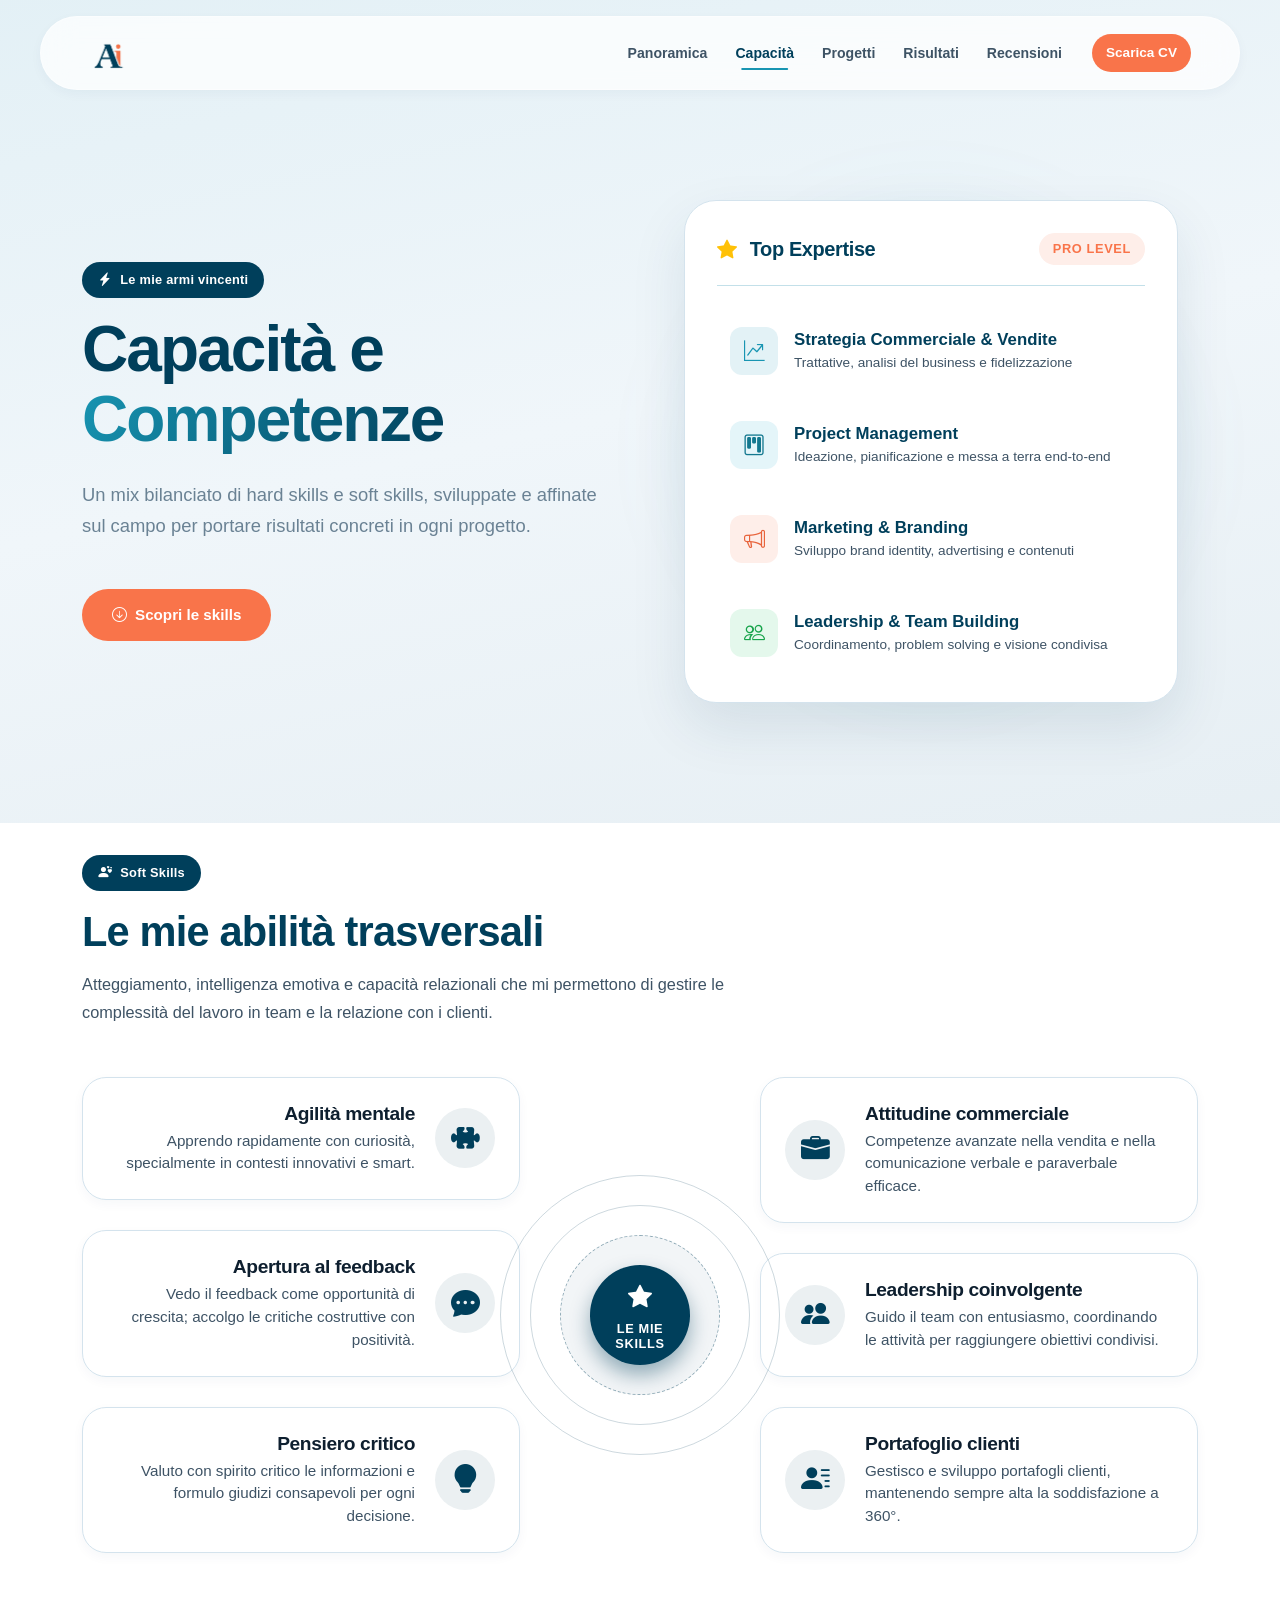
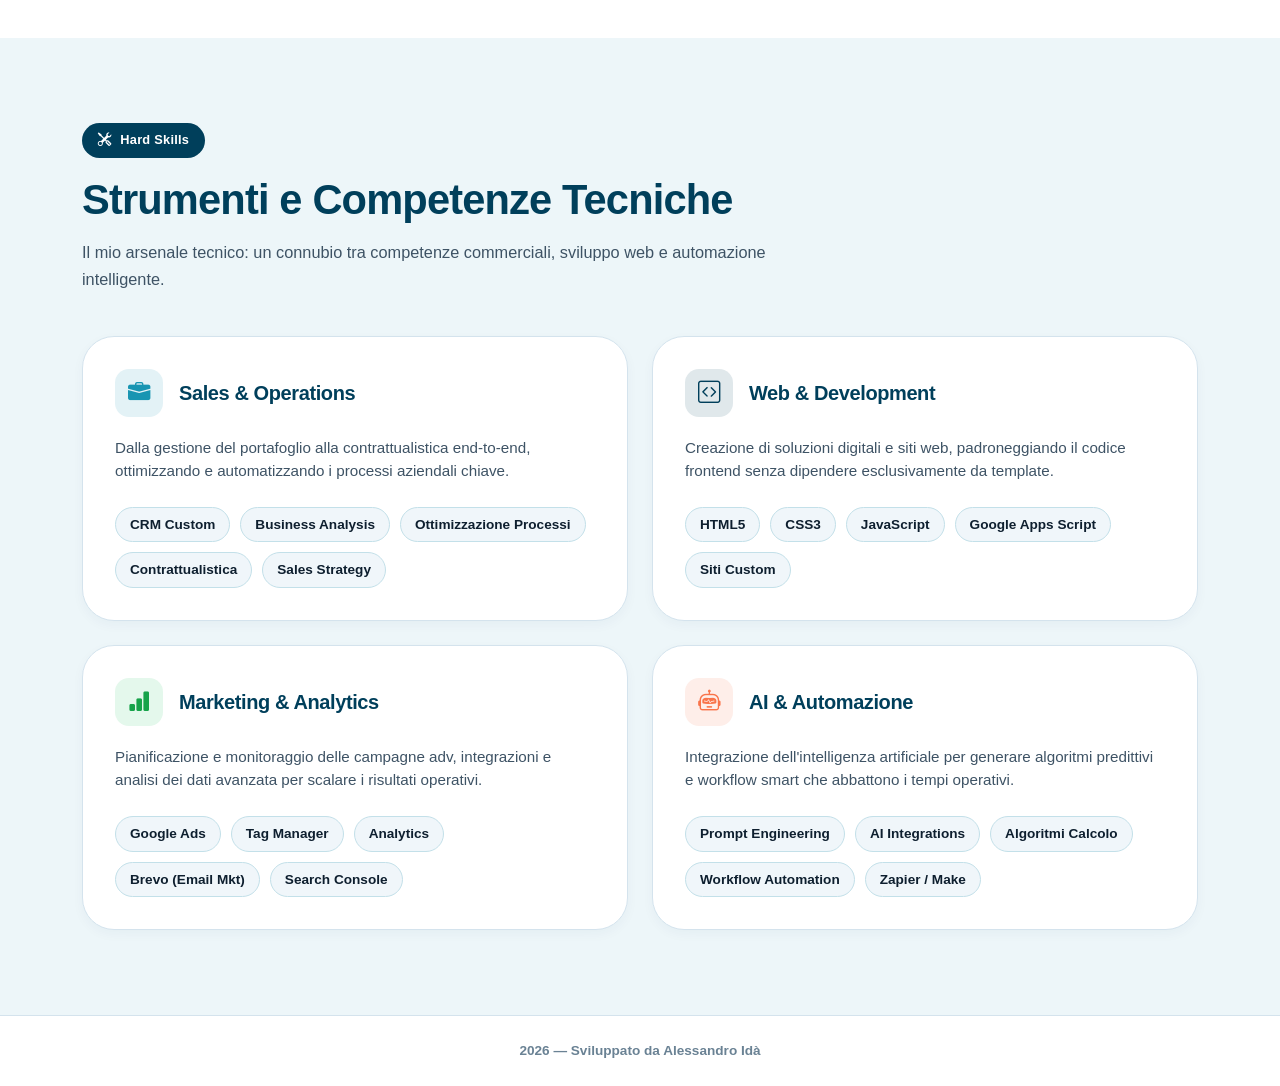
<file: capacita.html>
<!DOCTYPE html>
<html lang="it">
<head>
    <meta charset="utf-8">
    <meta name="viewport" content="width=device-width, initial-scale=1.0">
    <title>Capacità | Idà Alessandro</title>
    <meta name="description" content="Le mie skills e competenze professionali.">
    <meta name="theme-color" content="#003f5b">
    <link href="https://fonts.googleapis.com" rel="preconnect">
    <link href="https://fonts.gstatic.com" rel="preconnect" crossorigin>
    <link href="https://fonts.googleapis.com/css2?family=Inter:wght@300;400;500;600;700;800;900&display=swap" rel="stylesheet">
    <link href="https://cdn.jsdelivr.net/npm/bootstrap@5.3.2/dist/css/bootstrap.min.css" rel="stylesheet">
    <link rel="stylesheet" href="https://cdn.jsdelivr.net/npm/bootstrap-icons@1.11.1/font/bootstrap-icons.css">
    <link href="https://unpkg.com/aos@2.3.1/dist/aos.css" rel="stylesheet">
    <link href="style.css" rel="stylesheet">
</head>
<body>

<!-- ═══════════════════════════════════════════════════════════════
     NAVBAR — Floating Glassmorphism Pill
     ═══════════════════════════════════════════════════════════════ -->
<div class="nav-wrapper">
    <nav id="navbar" class="navbar navbar-expand-lg navbar-floating">
        <div class="container-fluid px-4">
            <a class="navbar-brand" href="index.html"><img src="images/Logo Idà Alessandro.png" alt="IDÀ Logo" style="height: 30px; width: auto;"></a>
            <button class="custom-hamburger d-lg-none" id="mobileMenuBtn">
                <span></span><span></span><span></span>
            </button>
            <div class="d-none d-lg-block" id="navbarNav">
                <ul class="navbar-nav ms-auto align-items-center">
                    <li class="nav-item"><a class="nav-link" href="index.html">Panoramica</a></li>
                    <li class="nav-item"><a class="nav-link active" href="capacita.html">Capacità</a></li>
                    <li class="nav-item"><a class="nav-link" href="progetti.html">Progetti</a></li>
                    <li class="nav-item"><a class="nav-link" href="risultati.html">Risultati</a></li>
                    <li class="nav-item"><a class="nav-link" href="recensioni.html">Recensioni</a></li>
                    <li class="nav-item ms-lg-3"><a class="nav-link nav-cta-btn" href="index.html#contatti">Scarica CV</a></li>
                </ul>
            </div>
        </div>
    </nav>
</div>

<!-- Mobile Sidebar Menu 3/4 -->
<div class="mobile-sidebar-backdrop" id="sidebarBackdrop"></div>
<div class="mobile-sidebar" id="mobileSidebar">
    <div class="msb-header">
        <span class="msb-logo"><img src="images/Logo Idà Alessandro.png" alt="IDÀ Logo" style="height: 30px; width: auto;"></span>
        <button class="msb-close" id="mobileMenuClose"><i class="bi bi-x-lg"></i></button>
    </div>
    <nav class="msb-nav">
        <a href="index.html" class="msb-link">Panoramica</a>
        <a href="capacita.html" class="msb-link active">Capacità</a>
        <a href="progetti.html" class="msb-link">Progetti</a>
        <a href="risultati.html" class="msb-link">Risultati</a>
        <a href="recensioni.html" class="msb-link">Recensioni</a>
        <a href="index.html#contatti" class="msb-link cta">Scarica CV</a>
    </nav>
</div>

<!-- ═══════════════════════════════════════════════════════════════
     HERO — Page Header
     ═══════════════════════════════════════════════════════════════ -->
<section class="page-hero modern-hero">
    <div class="container">
        <div class="row align-items-center g-5">
            <!-- Left: Text content -->
            <div class="col-lg-6" data-aos="fade-right">
                <div class="kicker mb-3"><i class="bi bi-lightning-charge-fill"></i> Le mie armi vincenti</div>
                <h1 class="display-3 fw-bold hero-title">Capacità e <em class="text-gradient">Competenze</em></h1>
                <p class="hero-lead mt-4" style="font-size: 1.15rem; color: var(--text-muted); max-width: 550px;">
                    Un mix bilanciato di hard skills e soft skills, sviluppate e affinate sul campo per portare risultati concreti in ogni progetto.
                </p>
                <div class="mt-5 d-flex gap-3">
                    <a href="#skills" class="btn-cta"><i class="bi bi-arrow-down-circle"></i> Scopri le skills</a>
                </div>
            </div>
            
            <!-- Right: Visual Dashboard -->
            <div class="col-lg-6" data-aos="fade-left" data-aos-delay="100">
                <div class="skill-bars-wrapper">
                    <div class="sb-card">
                        <div class="sb-header">
                            <h4 class="mb-0"><i class="bi bi-star-fill text-warning me-2"></i> Top Expertise</h4>
                            <span class="badge-pro">Pro Level</span>
                        </div>
                        <div class="sb-body">
                            <!-- Skill 1 -->
                            <div class="sb-item-alt">
                                <div class="sb-icon-box box-1"><i class="bi bi-graph-up-arrow"></i></div>
                                <div class="sb-info-alt">
                                    <span class="sb-name-alt">Strategia Commerciale & Vendite</span>
                                    <span class="sb-desc-alt">Trattative, analisi del business e fidelizzazione</span>
                                </div>
                            </div>
                            <!-- Skill 2 -->
                            <div class="sb-item-alt">
                                <div class="sb-icon-box box-2"><i class="bi bi-kanban"></i></div>
                                <div class="sb-info-alt">
                                    <span class="sb-name-alt">Project Management</span>
                                    <span class="sb-desc-alt">Ideazione, pianificazione e messa a terra end-to-end</span>
                                </div>
                            </div>
                            <!-- Skill 3 -->
                            <div class="sb-item-alt">
                                <div class="sb-icon-box box-3"><i class="bi bi-megaphone"></i></div>
                                <div class="sb-info-alt">
                                    <span class="sb-name-alt">Marketing & Branding</span>
                                    <span class="sb-desc-alt">Sviluppo brand identity, advertising e contenuti</span>
                                </div>
                            </div>
                            <!-- Skill 4 -->
                            <div class="sb-item-alt">
                                <div class="sb-icon-box box-4"><i class="bi bi-people"></i></div>
                                <div class="sb-info-alt">
                                    <span class="sb-name-alt">Leadership & Team Building</span>
                                    <span class="sb-desc-alt">Coordinamento, problem solving e visione condivisa</span>
                                </div>
                            </div>
                        </div>
                    </div>
                    <!-- Decoration -->
                    <div class="sb-glow"></div>
                </div>
            </div>
        </div>
    </div>
</section>

<!-- ═══════════════════════════════════════════════════════════════
     SKILLS — Stacked orbit layout
     ═══════════════════════════════════════════════════════════════ -->
<section id="skills" class="cv-section white" style="padding-top: 2rem;">
    <div class="container">
        <div class="section-header" data-aos="fade-up">
            <div class="kicker"><i class="bi bi-person-hearts"></i> Soft Skills</div>
            <h2>Le mie abilità trasversali</h2>
            <p>Atteggiamento, intelligenza emotiva e capacità relazionali che mi permettono di gestire le complessità del lavoro in team e la relazione con i clienti.</p>
        </div>
        <div class="skills-hub-wrapper" data-aos="fade-up" data-aos-delay="80">
            <!-- LEFT COLUMN -->
            <div class="sh-col sh-left">
                <div class="sh-item">
                    <div class="sh-text">
                        <h4>Agilità mentale</h4>
                        <p>Apprendo rapidamente con curiosità, specialmente in contesti innovativi e smart.</p>
                    </div>
                    <div class="sh-icon"><i class="bi bi-puzzle-fill"></i></div>
                </div>
                <div class="sh-item">
                    <div class="sh-text">
                        <h4>Apertura al feedback</h4>
                        <p>Vedo il feedback come opportunità di crescita; accolgo le critiche costruttive con positività.</p>
                    </div>
                    <div class="sh-icon"><i class="bi bi-chat-dots-fill"></i></div>
                </div>
                <div class="sh-item">
                    <div class="sh-text">
                        <h4>Pensiero critico</h4>
                        <p>Valuto con spirito critico le informazioni e formulo giudizi consapevoli per ogni decisione.</p>
                    </div>
                    <div class="sh-icon"><i class="bi bi-lightbulb-fill"></i></div>
                </div>
            </div>

            <!-- CENTER CORE -->
            <div class="sh-center d-none d-lg-flex">
                <div class="sh-core">
                    <div class="core-inner">
                        <i class="bi bi-star-fill"></i>
                        <span>Le Mie<br>Skills</span>
                    </div>
                </div>
            </div>

            <!-- RIGHT COLUMN -->
            <div class="sh-col sh-right">
                <div class="sh-item">
                    <div class="sh-icon"><i class="bi bi-briefcase-fill"></i></div>
                    <div class="sh-text">
                        <h4>Attitudine commerciale</h4>
                        <p>Competenze avanzate nella vendita e nella comunicazione verbale e paraverbale efficace.</p>
                    </div>
                </div>
                <div class="sh-item">
                    <div class="sh-icon"><i class="bi bi-people-fill"></i></div>
                    <div class="sh-text">
                        <h4>Leadership coinvolgente</h4>
                        <p>Guido il team con entusiasmo, coordinando le attività per raggiungere obiettivi condivisi.</p>
                    </div>
                </div>
                <div class="sh-item">
                    <div class="sh-icon"><i class="bi bi-person-lines-fill"></i></div>
                    <div class="sh-text">
                        <h4>Portafoglio clienti</h4>
                        <p>Gestisco e sviluppo portafogli clienti, mantenendo sempre alta la soddisfazione a 360°.</p>
                    </div>
                </div>
            </div>
        </div>
    </div>
</section>


<!-- ═══════════════════════════════════════════════════════════════
     HARD SKILLS — Bento Grid
     ═══════════════════════════════════════════════════════════════ -->
<section id="hard-skills" class="cv-section soft">
    <div class="container">
        <div class="section-header" data-aos="fade-up">
            <div class="kicker"><i class="bi bi-tools"></i> Hard Skills</div>
            <h2>Strumenti e Competenze Tecniche</h2>
            <p>Il mio arsenale tecnico: un connubio tra competenze commerciali, sviluppo web e automazione intelligente.</p>
        </div>

        <div class="hs-bento-grid">
            
            <!-- Card 1: Sales & Operations -->
            <div class="hs-card" data-aos="fade-up" data-aos-delay="100">
                <div class="hs-header">
                    <div class="hs-icon" style="background: color-mix(in srgb, var(--second) 12%, white); color: var(--second)"><i class="bi bi-briefcase-fill"></i></div>
                    <h3>Sales & Operations</h3>
                </div>
                <p class="hs-desc">Dalla gestione del portafoglio alla contrattualistica end-to-end, ottimizzando e automatizzando i processi aziendali chiave.</p>
                <div class="hs-tags">
                    <span>CRM Custom</span>
                    <span>Business Analysis</span>
                    <span>Ottimizzazione Processi</span>
                    <span>Contrattualistica</span>
                    <span>Sales Strategy</span>
                </div>
            </div>

            <!-- Card 2: Web & Development -->
            <div class="hs-card" data-aos="fade-up" data-aos-delay="200">
                <div class="hs-header">
                    <div class="hs-icon" style="background: color-mix(in srgb, var(--main) 12%, white); color: var(--main)"><i class="bi bi-code-square"></i></div>
                    <h3>Web & Development</h3>
                </div>
                <p class="hs-desc">Creazione di soluzioni digitali e siti web, padroneggiando il codice frontend senza dipendere esclusivamente da template.</p>
                <div class="hs-tags">
                    <span>HTML5</span>
                    <span>CSS3</span>
                    <span>JavaScript</span>
                    <span>Google Apps Script</span>
                    <span>Siti Custom</span>
                </div>
            </div>

            <!-- Card 3: Digital Marketing & Analytics -->
            <div class="hs-card" data-aos="fade-up" data-aos-delay="300">
                <div class="hs-header">
                    <div class="hs-icon" style="background: color-mix(in srgb, #22c55e 12%, white); color: #16a34a"><i class="bi bi-bar-chart-fill"></i></div>
                    <h3>Marketing & Analytics</h3>
                </div>
                <p class="hs-desc">Pianificazione e monitoraggio delle campagne adv, integrazioni e analisi dei dati avanzata per scalare i risultati operativi.</p>
                <div class="hs-tags">
                    <span>Google Ads</span>
                    <span>Tag Manager</span>
                    <span>Analytics</span>
                    <span>Brevo (Email Mkt)</span>
                    <span>Search Console</span>
                </div>
            </div>

            <!-- Card 4: AI & Automazione -->
            <div class="hs-card" data-aos="fade-up" data-aos-delay="400">
                <div class="hs-header">
                    <div class="hs-icon" style="background: color-mix(in srgb, var(--cta) 12%, white); color: var(--cta)"><i class="bi bi-robot"></i></div>
                    <h3>AI & Automazione</h3>
                </div>
                <p class="hs-desc">Integrazione dell'intelligenza artificiale per generare algoritmi predittivi e workflow smart che abbattono i tempi operativi.</p>
                <div class="hs-tags">
                    <span>Prompt Engineering</span>
                    <span>AI Integrations</span>
                    <span>Algoritmi Calcolo</span>
                    <span>Workflow Automation</span>
                    <span>Zapier / Make</span>
                </div>
            </div>

        </div>
    </div>
</section>

<!-- Footer -->
<footer>
    <div class="container">
        <p class="mb-0"><script>document.write(new Date().getFullYear())</script> — Sviluppato da Alessandro Idà</p>
    </div>
</footer>

<!-- ═══════════════════════════════════════════════════════════════
     SCROLL TO TOP
     ═══════════════════════════════════════════════════════════════ -->
<a href="#" class="scroll-top-btn" id="scrollTopBtn"><i class="bi bi-arrow-up"></i></a>

<script src="https://cdn.jsdelivr.net/npm/bootstrap@5.3.2/dist/js/bootstrap.bundle.min.js"></script>
<script src="https://unpkg.com/aos@2.3.1/dist/aos.js"></script>
<script src="main.js"></script>

</body>
</html>
</file>
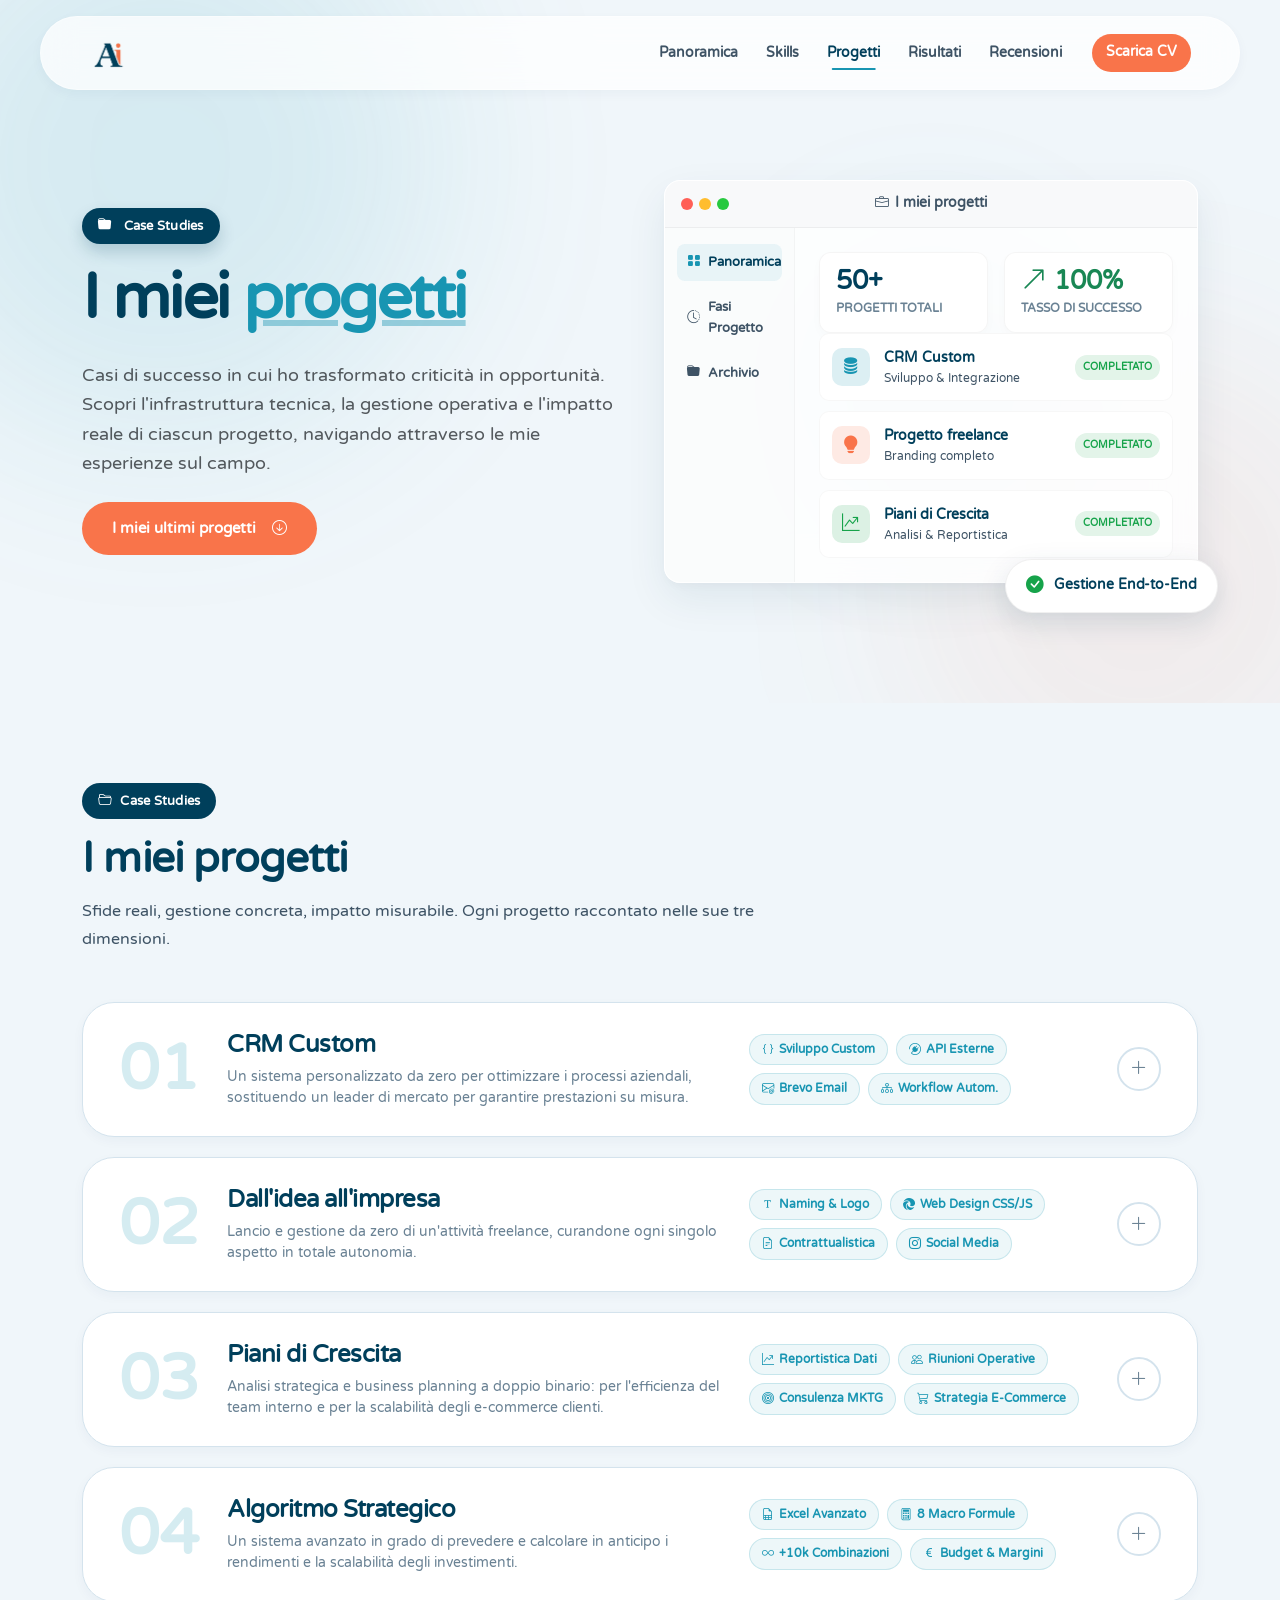
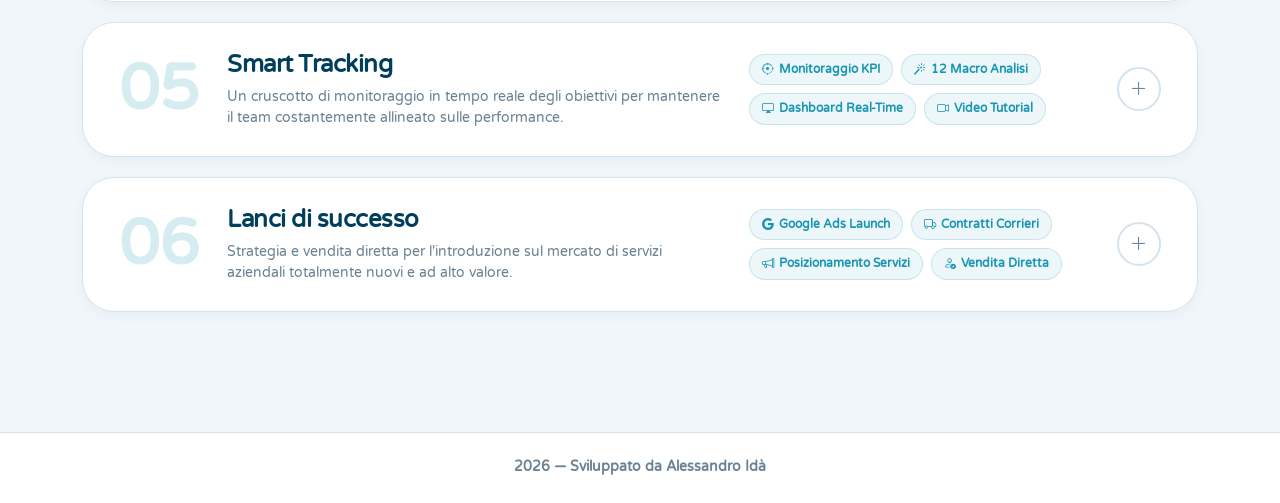
<file: progetti.html>
<!DOCTYPE html>
<html lang="it">

<head>
    <meta charset="utf-8">
    <meta name="viewport" content="width=device-width, initial-scale=1.0">
    <title>Progetti | Idà Alessandro</title>
    <meta name="description"
        content="I miei progetti principali, raccontati attraverso sfide, gestione e impatto reale.">
    <meta name="theme-color" content="#ffffff">
    <link href="https://fonts.googleapis.com" rel="preconnect">
    <link href="https://fonts.gstatic.com" rel="preconnect" crossorigin>
    <link href="https://fonts.googleapis.com/css2?family=Varela+Round&display=swap" rel="stylesheet">
    <link href="https://cdn.jsdelivr.net/npm/bootstrap@5.3.2/dist/css/bootstrap.min.css" rel="stylesheet">
    <link rel="stylesheet" href="https://cdn.jsdelivr.net/npm/bootstrap-icons@1.11.1/font/bootstrap-icons.css">
    <link href="https://unpkg.com/aos@2.3.1/dist/aos.css" rel="stylesheet">
    <link href="style.css" rel="stylesheet">
</head>

<body>

    <!-- NAVBAR -->
    <div class="nav-wrapper">
        <nav id="navbar" class="navbar navbar-expand-lg navbar-floating">
            <div class="container-fluid px-4">
                <a class="navbar-brand" href="index.html"><img src="images/Logo Idà Alessandro.png" alt="IDÀ Logo"
                        style="height: 30px; width: auto;"></a>
                <button class="custom-hamburger d-lg-none" id="mobileMenuBtn">
                    <span></span><span></span><span></span>
                </button>
                <div class="d-none d-lg-block" id="navbarNav">
                    <ul class="navbar-nav ms-auto align-items-center">
                        <li class="nav-item"><a class="nav-link" href="index.html">Panoramica</a></li>
                        <li class="nav-item"><a class="nav-link" href="skills.html">Skills</a></li>
                        <li class="nav-item"><a class="nav-link active" href="progetti.html">Progetti</a></li>
                        <li class="nav-item"><a class="nav-link" href="risultati.html">Risultati</a></li>
                        <li class="nav-item"><a class="nav-link" href="recensioni.html">Recensioni</a></li>
                        <li class="nav-item ms-lg-3"><a class="nav-link nav-cta-btn" href="index.html#contatti">Scarica
                                CV</a></li>
                    </ul>
                </div>
            </div>
        </nav>
    </div>

    <!-- Mobile Sidebar Menu -->
    <div class="mobile-sidebar-backdrop" id="sidebarBackdrop"></div>
    <div class="mobile-sidebar" id="mobileSidebar">
        <div class="msb-header">
            <span class="msb-logo"><img src="images/Logo Idà Alessandro.png" alt="IDÀ Logo"
                    style="height: 30px; width: auto;"></span>
            <button class="msb-close" id="mobileMenuClose"><i class="bi bi-x-lg"></i></button>
        </div>
        <nav class="msb-nav">
            <a href="index.html" class="msb-link">Panoramica</a>
            <a href="skills.html" class="msb-link">Skills</a>
            <a href="progetti.html" class="msb-link active">Progetti</a>
            <a href="risultati.html" class="msb-link">Risultati</a>
            <a href="recensioni.html" class="msb-link">Recensioni</a>
            <a href="index.html#contatti" class="msb-link cta">Scarica CV</a>
        </nav>
    </div>

    <!-- ═══════════════════════════════════════════════════════════════
     HERO — Premium UI Dashboard Mode
     ═══════════════════════════════════════════════════════════════ -->
    <section class="projects-hero">
        <div class="ph-bg-blob blob-1"></div>
        <div class="ph-bg-blob blob-2"></div>

        <div class="container position-relative" style="z-index:1;">
            <div class="row align-items-center g-5">
                <!-- Testo a Sinistra -->
                <div class="col-lg-6" data-aos="fade-right">
                    <div class="kicker mb-3"
                        style="display:inline-flex; background: var(--main); color: #fff; border: none; box-shadow: 0 8px 16px rgba(0,63,91,0.2);">
                        <i class="bi bi-folder-fill text-white"></i>&nbsp;Case Studies
                    </div>
                    <h1 class="display-3 fw-bold mb-4" style="color: var(--main); letter-spacing: -0.04em;">I miei <span
                            style="color: var(--second); text-decoration: underline; text-decoration-color: color-mix(in srgb, var(--second) 40%, transparent); text-decoration-thickness: 6px; text-underline-offset: 2px;">progetti</span>
                    </h1>
                    <p class="hero-lead text-muted mb-4"
                        style="font-size: 1.15rem; line-height: 1.6; max-width: 560px;">
                        Casi di successo in cui ho trasformato criticità in opportunità. Scopri l'infrastruttura
                        tecnica, la gestione operativa e l'impatto reale di ciascun progetto, navigando attraverso le
                        mie esperienze sul campo.
                    </p>
                    <a href="#project-1" class="btn-cta">
                        I miei ultimi progetti <i class="bi bi-arrow-down-circle ms-2"></i>
                    </a>
                </div>

                <!-- UI Dashboard a Destra -->
                <div class="col-lg-6" data-aos="fade-left" data-aos-delay="100">
                    <div class="ph-ui-window-wrapper">
                        <div class="ph-bg-glow"></div>

                        <div class="ph-ui-glass">
                            <!-- Header stile Mac -->
                            <div class="ph-ui-header">
                                <div class="ph-ui-dots">
                                    <span style="background: #ff5f56;"></span>
                                    <span style="background: #ffbd2e;"></span>
                                    <span style="background: #27c93f;"></span>
                                </div>
                                <div class="ph-ui-title"><i class="bi bi-briefcase"></i> I miei progetti</div>
                            </div>

                            <!-- Corpo della finestra -->
                            <div class="ph-ui-body">
                                <!-- Sidebar -->
                                <div class="ph-ui-sidebar" id="ph-hero-tabs">
                                    <div class="ph-ui-nav active" data-target="tab-overview"><i
                                            class="bi bi-grid-fill"></i> Panoramica</div>
                                    <div class="ph-ui-nav" data-target="tab-timeline"><i
                                            class="bi bi-clock-history"></i> Fasi Progetto</div>
                                    <div class="ph-ui-nav" data-target="tab-archives"><i class="bi bi-folder-fill"></i>
                                        Archivio</div>
                                </div>

                                <!-- Contenuto principale -->
                                <div class="ph-ui-content" style="min-height: 330px;">
                                    <!-- OVERVIEW TAB -->
                                    <div class="ph-tab-pane" id="tab-overview">
                                        <!-- Statistiche rapide -->
                                        <div class="ph-ui-stat-row">
                                            <div class="ph-ui-stat-box">
                                                <span class="ph-ui-stat-num">50+</span>
                                                <span class="ph-ui-stat-label">Progetti totali</span>
                                            </div>
                                            <div class="ph-ui-stat-box">
                                                <span class="ph-ui-stat-num text-success"><i
                                                        class="bi bi-arrow-up-right"></i> 100%</span>
                                                <span class="ph-ui-stat-label">Tasso di successo</span>
                                            </div>
                                        </div>

                                        <!-- Lista progetti in miniatura -->
                                        <div class="ph-ui-project-list">
                                            <div class="ph-ui-project-item">
                                                <div class="ph-ui-pi-icon"
                                                    style="background: color-mix(in srgb, var(--second) 15%, white); color: var(--second);">
                                                    <i class="bi bi-database-fill"></i>
                                                </div>
                                                <div class="ph-ui-pi-info">
                                                    <strong>CRM Custom</strong>
                                                    <span>Sviluppo & Integrazione</span>
                                                </div>
                                                <div class="ph-ui-pi-status">Completato</div>
                                            </div>
                                            <div class="ph-ui-project-item">
                                                <div class="ph-ui-pi-icon"
                                                    style="background: color-mix(in srgb, var(--cta) 15%, white); color: var(--cta);">
                                                    <i class="bi bi-lightbulb-fill"></i>
                                                </div>
                                                <div class="ph-ui-pi-info">
                                                    <strong>Progetto freelance</strong>
                                                    <span>Branding completo</span>
                                                </div>
                                                <div class="ph-ui-pi-status">Completato</div>
                                            </div>
                                            <div class="ph-ui-project-item">
                                                <div class="ph-ui-pi-icon"
                                                    style="background: color-mix(in srgb, #16a34a 15%, white); color: #16a34a;">
                                                    <i class="bi bi-graph-up-arrow"></i>
                                                </div>
                                                <div class="ph-ui-pi-info">
                                                    <strong>Piani di Crescita</strong>
                                                    <span>Analisi & Reportistica</span>
                                                </div>
                                                <div class="ph-ui-pi-status">Completato</div>
                                            </div>
                                        </div>
                                    </div>

                                    <!-- TIMELINE TAB -->
                                    <div class="ph-tab-pane" id="tab-timeline"
                                        style="display: none; animation: fadeIn 0.3s ease;">
                                        <div
                                            style="position: relative; padding-left: 24px; border-left: 2px solid var(--border-light); display: flex; flex-direction: column; gap: 24px; margin-top: 15px;">
                                            <div style="position: relative;">
                                                <div
                                                    style="position: absolute; left: -30px; top: 4px; width: 10px; height: 10px; background: var(--main); border-radius: 50%; border: 2px solid #fff;">
                                                </div>
                                                <strong style="font-size: 1rem; color: var(--main); display: block;">1.
                                                    Analisi iniziale e fattibilità</strong>
                                            </div>
                                            <div style="position: relative;">
                                                <div
                                                    style="position: absolute; left: -30px; top: 4px; width: 10px; height: 10px; background: var(--main); border-radius: 50%; border: 2px solid #fff;">
                                                </div>
                                                <strong style="font-size: 1rem; color: var(--main); display: block;">2.
                                                    Pianificazione del progetto</strong>
                                            </div>
                                            <div style="position: relative;">
                                                <div
                                                    style="position: absolute; left: -30px; top: 4px; width: 10px; height: 10px; background: var(--second); border-radius: 50%; border: 2px solid #fff;">
                                                </div>
                                                <strong style="font-size: 1rem; color: var(--main); display: block;">3.
                                                    Analisi requisiti e progettazione</strong>
                                            </div>
                                            <div style="position: relative;">
                                                <div
                                                    style="position: absolute; left: -30px; top: 4px; width: 10px; height: 10px; background: var(--second); border-radius: 50%; border: 2px solid #fff;">
                                                </div>
                                                <strong style="font-size: 1rem; color: var(--main); display: block;">4.
                                                    Sviluppo / Realizzazione</strong>
                                            </div>
                                            <div style="position: relative;">
                                                <div
                                                    style="position: absolute; left: -30px; top: 4px; width: 10px; height: 10px; background: #22c55e; border-radius: 50%; border: 2px solid #fff;">
                                                </div>
                                                <strong style="font-size: 1rem; color: var(--main); display: block;">5.
                                                    Test e rilascio</strong>
                                            </div>
                                            <div style="position: relative;">
                                                <div
                                                    style="position: absolute; left: -30px; top: 4px; width: 10px; height: 10px; background: #22c55e; border-radius: 50%; border: 2px solid #fff;">
                                                </div>
                                                <strong style="font-size: 1rem; color: var(--main); display: block;">6.
                                                    Monitoraggio e manutenzione</strong>
                                            </div>
                                        </div>
                                    </div>

                                    <!-- ARCHIVES TAB -->
                                    <div class="ph-tab-pane" id="tab-archives"
                                        style="display: none; animation: fadeIn 0.3s ease;">
                                        <div
                                            style="display: grid; grid-template-columns: 1fr 1fr; gap: 16px; margin-top: 20px;">
                                            <div
                                                style="background: rgba(0,0,0,0.02); border: 1px solid var(--border-light); border-radius: 8px; padding: 15px 12px; display: flex; align-items: center; gap: 8px;">
                                                <i class="bi bi-folder-fill"
                                                    style="color: var(--second); font-size: 1.3rem;"></i>
                                                <span
                                                    style="font-size: 0.85rem; font-weight: 700; color: var(--main); line-height: 1.2;">Lancio
                                                    campagne GADS</span>
                                            </div>
                                            <div
                                                style="background: rgba(0,0,0,0.02); border: 1px solid var(--border-light); border-radius: 8px; padding: 15px 12px; display: flex; align-items: center; gap: 8px;">
                                                <i class="bi bi-folder-fill"
                                                    style="color: var(--second); font-size: 1.3rem;"></i>
                                                <span
                                                    style="font-size: 0.85rem; font-weight: 700; color: var(--main); line-height: 1.2;">Piano
                                                    di crescita Farmacia</span>
                                            </div>
                                            <div
                                                style="background: rgba(0,0,0,0.02); border: 1px solid var(--border-light); border-radius: 8px; padding: 15px 12px; display: flex; align-items: center; gap: 8px;">
                                                <i class="bi bi-folder-fill"
                                                    style="color: var(--second); font-size: 1.3rem;"></i>
                                                <span
                                                    style="font-size: 0.85rem; font-weight: 700; color: var(--main); line-height: 1.2;">Landing
                                                    personalizzata</span>
                                            </div>
                                            <div
                                                style="background: rgba(0,0,0,0.02); border: 1px solid var(--border-light); border-radius: 8px; padding: 15px 12px; display: flex; align-items: center; gap: 8px;">
                                                <i class="bi bi-folder-fill"
                                                    style="color: var(--second); font-size: 1.3rem;"></i>
                                                <span
                                                    style="font-size: 0.85rem; font-weight: 700; color: var(--main); line-height: 1.2;">Costruzione
                                                    sito web</span>
                                            </div>
                                            <div
                                                style="background: rgba(0,0,0,0.02); border: 1px solid var(--border-light); border-radius: 8px; padding: 15px 12px; display: flex; align-items: center; gap: 8px;">
                                                <i class="bi bi-folder-fill"
                                                    style="color: var(--second); font-size: 1.3rem;"></i>
                                                <span
                                                    style="font-size: 0.85rem; font-weight: 700; color: var(--main); line-height: 1.2;">Guide
                                                    CRM</span>
                                            </div>
                                            <div
                                                style="background: rgba(0,0,0,0.02); border: 1px solid var(--border-light); border-radius: 8px; padding: 15px 12px; display: flex; align-items: center; gap: 8px;">
                                                <i class="bi bi-folder-fill"
                                                    style="color: var(--second); font-size: 1.3rem;"></i>
                                                <span
                                                    style="font-size: 0.85rem; font-weight: 700; color: var(--main); line-height: 1.2;">Training
                                                    team commerciale</span>
                                            </div>
                                        </div>
                                    </div>

                                </div>
                            </div>
                        </div>

                        <!-- Floating Badge -->
                        <div class="ph-ui-floating-badge">
                            <i class="bi bi-check-circle-fill"></i> Gestione End-to-End
                        </div>

                    </div>
                </div>

            </div>
        </div>
    </section>

    <!-- New Project Section -->
    <!-- ═══════════════════════════════════════════════════════════════
     PROGETTI — Premium No-Image Case Studies (Accordion)
     ═══════════════════════════════════════════════════════════════ -->
    <section class="cs2-section" id="project-1">
        <div class="container">

            <div class="section-header mb-5" data-aos="fade-up">
                <div class="kicker"><i class="bi bi-folder2-open"></i> Case Studies</div>
                <h2>I miei progetti</h2>
                <p>Sfide reali, gestione concreta, impatto misurabile. Ogni progetto raccontato nelle sue tre
                    dimensioni.</p>
            </div>

            <!-- PROJECT 01 -->
            <div class="cs2-card" data-aos="fade-up" data-aos-delay="50">
                <div class="cs2-card-header">
                    <div class="cs2-num">01</div>
                    <div class="cs2-title-block">
                        <h3>CRM Custom</h3>
                        <p>Un sistema personalizzato da zero per ottimizzare i processi aziendali, sostituendo un leader
                            di mercato per garantire prestazioni su misura.</p>
                    </div>
                    <div class="cs2-tags-inline">
                        <span><i class="bi bi-braces"></i> Sviluppo Custom</span>
                        <span><i class="bi bi-plugin"></i> API Esterne</span>
                        <span><i class="bi bi-envelope-at"></i> Brevo Email</span>
                        <span><i class="bi bi-diagram-3"></i> Workflow Autom.</span>
                    </div>
                    <button class="cs2-toggle" aria-expanded="false"><i class="bi bi-plus-lg"></i></button>
                </div>
                <div class="cs2-body">
                    <div class="cs2-pillar challenge">
                        <div class="cs2-pillar-icon"><i class="bi bi-exclamation-triangle-fill"></i></div>
                        <h4>La sfida</h4>
                        <p>L'azienda utilizzava un CRM famoso e leader di mercato, ma era troppo limitato, poco
                            customizzabile e costoso. Rallentava incredibilmente i processi aziendali perché non si
                            sposava con le nostre reali esigenze operative.</p>
                    </div>
                    <div class="cs2-pillar mgmt">
                        <div class="cs2-pillar-icon"><i class="bi bi-kanban-fill"></i></div>
                        <h4>Il management</h4>
                        <p>Ho proposto di sviluppare un CRM totalmente custom. Ho eseguito un'analisi dimostrando un
                            abbattimento di migliaia di euro di costi annuali, stilando un piano delle feature attese.
                            Ottenuta carta bianca, mi sono messo all'opera e l'ho sviluppato internamente da zero.</p>
                    </div>
                    <div class="cs2-pillar impact">
                        <div class="cs2-pillar-icon"><i class="bi bi-check-circle-fill"></i></div>
                        <h4>L'impatto</h4>
                        <p>Il rilascio di un CRM totalmente personalizzato ha ottimizzato tutti i processi interni,
                            adattandosi come un guanto al team e portando a notevoli miglioramenti sia sui rendimenti
                            economici che su quelli operativi.</p>
                    </div>
                </div>
            </div>

            <!-- PROJECT 02 -->
            <div class="cs2-card" data-aos="fade-up" data-aos-delay="100">
                <div class="cs2-card-header">
                    <div class="cs2-num">02</div>
                    <div class="cs2-title-block">
                        <h3>Dall'idea all'impresa</h3>
                        <p>Lancio e gestione da zero di un'attività freelance, curandone ogni singolo aspetto in totale
                            autonomia.</p>
                    </div>
                    <div class="cs2-tags-inline">
                        <span><i class="bi bi-fonts"></i> Naming &amp; Logo</span>
                        <span><i class="bi bi-browser-edge"></i> Web Design CSS/JS</span>
                        <span><i class="bi bi-file-earmark-text"></i> Contrattualistica</span>
                        <span><i class="bi bi-instagram"></i> Social Media</span>
                    </div>
                    <button class="cs2-toggle" aria-expanded="false"><i class="bi bi-plus-lg"></i></button>
                </div>
                <div class="cs2-body">
                    <div class="cs2-pillar challenge">
                        <div class="cs2-pillar-icon"><i class="bi bi-exclamation-triangle-fill"></i></div>
                        <h4>La sfida</h4>
                        <p>La cliente aveva appena aperto la partita IVA come insegnante di canto, ma operava in una
                            zona satura con centinaia di altri insegnanti. Ponendosi come semplice "privato", faticava a
                            differenziarsi e attirare allievi.</p>
                    </div>
                    <div class="cs2-pillar mgmt">
                        <div class="cs2-pillar-icon"><i class="bi bi-kanban-fill"></i></div>
                        <h4>Il management</h4>
                        <p>Mi sono proposto di gestire interamente il progetto. Le ho redatto un business plan per
                            trasformarla da "privato" a "vera azienda". Ho creato tutto l'ecosistema del brand da zero
                            per posizionarla come reale punto di riferimento sul territorio.</p>
                    </div>
                    <div class="cs2-pillar impact">
                        <div class="cs2-pillar-icon"><i class="bi bi-check-circle-fill"></i></div>
                        <h4>L'impatto</h4>
                        <p>La nascita di un brand strutturato, forte e professionale capace di distinguersi nettamente
                            dalla concorrenza locale, attraendo nuovi clienti grazie a una comunicazione solida e
                            organizzata.</p>
                    </div>
                </div>
            </div>

            <!-- PROJECT 03 -->
            <div class="cs2-card" data-aos="fade-up" data-aos-delay="150">
                <div class="cs2-card-header">
                    <div class="cs2-num">03</div>
                    <div class="cs2-title-block">
                        <h3>Piani di Crescita</h3>
                        <p>Analisi strategica e business planning a doppio binario: per l'efficienza del team interno e
                            per la scalabilità degli e-commerce clienti.</p>
                    </div>
                    <div class="cs2-tags-inline">
                        <span><i class="bi bi-graph-up-arrow"></i> Reportistica Dati</span>
                        <span><i class="bi bi-people"></i> Riunioni Operative</span>
                        <span><i class="bi bi-bullseye"></i> Consulenza MKTG</span>
                        <span><i class="bi bi-cart3"></i> Strategia E-Commerce</span>
                    </div>
                    <button class="cs2-toggle" aria-expanded="false"><i class="bi bi-plus-lg"></i></button>
                </div>
                <div class="cs2-body">
                    <div class="cs2-pillar challenge">
                        <div class="cs2-pillar-icon"><i class="bi bi-exclamation-triangle-fill"></i></div>
                        <h4>La sfida</h4>
                        <p>La necessità critica di individuare i colli di bottiglia nei rendimenti interni del team e
                            dell'azienda, oltre alla forte responsabilità di guidare con proattività gli e-commerce dei
                            clienti verso performance economiche superiori.</p>
                    </div>
                    <div class="cs2-pillar mgmt">
                        <div class="cs2-pillar-icon"><i class="bi bi-kanban-fill"></i></div>
                        <h4>Il management</h4>
                        <p>Opero parallelamente su due fronti. <strong>Internamente:</strong> analizzo business e
                            rendimenti (personali, del team e aziendali), stilando report e conducendo riunioni per
                            implementare soluzioni. <strong>Esternamente:</strong> analizzo campagne, fatturati e
                            fidelizzazione, prescrivendo strategie e promozioni per il portafoglio clienti.</p>
                    </div>
                    <div class="cs2-pillar impact">
                        <div class="cs2-pillar-icon"><i class="bi bi-check-circle-fill"></i></div>
                        <h4>L'impatto</h4>
                        <p>Ottimizzazione continua delle performance operative interne e un incremento documentato delle
                            vendite, margini e fidelizzazione per gli e-commerce gestiti.</p>
                    </div>
                </div>
            </div>

            <!-- PROJECT 04 -->
            <div class="cs2-card" data-aos="fade-up" data-aos-delay="200">
                <div class="cs2-card-header">
                    <div class="cs2-num">04</div>
                    <div class="cs2-title-block">
                        <h3>Algoritmo Strategico</h3>
                        <p>Un sistema avanzato in grado di prevedere e calcolare in anticipo i rendimenti e la
                            scalabilità degli investimenti.</p>
                    </div>
                    <div class="cs2-tags-inline">
                        <span><i class="bi bi-file-earmark-spreadsheet"></i> Excel Avanzato</span>
                        <span><i class="bi bi-calculator"></i> 8 Macro Formule</span>
                        <span><i class="bi bi-infinity"></i> +10k Combinazioni</span>
                        <span><i class="bi bi-currency-euro"></i> Budget &amp; Margini</span>
                    </div>
                    <button class="cs2-toggle" aria-expanded="false"><i class="bi bi-plus-lg"></i></button>
                </div>
                <div class="cs2-body">
                    <div class="cs2-pillar challenge">
                        <div class="cs2-pillar-icon"><i class="bi bi-exclamation-triangle-fill"></i></div>
                        <h4>La sfida</h4>
                        <p>Forte diffidenza iniziale da parte dei clienti (come ad es. le farmacie) che, prima di
                            investire, non avevano chiara visibilità su quali ordini, fatturati o margini potessero
                            ragionevolmente aspettarsi.</p>
                    </div>
                    <div class="cs2-pillar mgmt">
                        <div class="cs2-pillar-icon"><i class="bi bi-kanban-fill"></i></div>
                        <h4>Il management</h4>
                        <p>Per abbattere questa lacuna ho ideato, ingegnerizzato e creato un potente algoritmo
                            predittivo in Excel. Basta inserire le variabili desiderate dal cliente (budget, ricarichi,
                            logistica) e il tool restituisce le proiezioni matematiche in automatico.</p>
                    </div>
                    <div class="cs2-pillar impact">
                        <div class="cs2-pillar-icon"><i class="bi bi-check-circle-fill"></i></div>
                        <h4>L'impatto</h4>
                        <p>Totale abbattimento della diffidenza. I clienti ottengono istantaneamente una proiezione
                            trasparente, che dona sicurezza e prevedibilità economica all'investimento.</p>
                    </div>
                </div>
            </div>

            <!-- PROJECT 05 -->
            <div class="cs2-card" data-aos="fade-up" data-aos-delay="250">
                <div class="cs2-card-header">
                    <div class="cs2-num">05</div>
                    <div class="cs2-title-block">
                        <h3>Smart Tracking</h3>
                        <p>Un cruscotto di monitoraggio in tempo reale degli obiettivi per mantenere il team
                            costantemente allineato sulle performance.</p>
                    </div>
                    <div class="cs2-tags-inline">
                        <span><i class="bi bi-crosshair"></i> Monitoraggio KPI</span>
                        <span><i class="bi bi-magic"></i> 12 Macro Analisi</span>
                        <span><i class="bi bi-display"></i> Dashboard Real-Time</span>
                        <span><i class="bi bi-camera-video"></i> Video Tutorial</span>
                    </div>
                    <button class="cs2-toggle" aria-expanded="false"><i class="bi bi-plus-lg"></i></button>
                </div>
                <div class="cs2-body">
                    <div class="cs2-pillar challenge">
                        <div class="cs2-pillar-icon"><i class="bi bi-exclamation-triangle-fill"></i></div>
                        <h4>La sfida</h4>
                        <p>L'obiettivo primario era far guadagnare il più possibile i clienti e i loro e-commerce. Ma le
                            metriche e i KPI necessari per capire lo "stato di salute" e se si era "in target" erano
                            troppi per essere analizzati a mano con reattività.</p>
                    </div>
                    <div class="cs2-pillar mgmt">
                        <div class="cs2-pillar-icon"><i class="bi bi-kanban-fill"></i></div>
                        <h4>Il management</h4>
                        <p>Ho proposto e sviluppato interamente lo "Smart Tracking", uno strumento che processa le
                            variabili e indica in tempo reale il raggiungimento degli obiettivi. Mi sono occupato
                            dell'adozione interna registrando video training dedicati.</p>
                    </div>
                    <div class="cs2-pillar impact">
                        <div class="cs2-pillar-icon"><i class="bi bi-check-circle-fill"></i></div>
                        <h4>L'impatto</h4>
                        <p>Massima trasparenza e monitoraggio istantaneo: il team è costantemente informato sui target
                            in corso, migliorando l'efficienza e la rapidità d'intervento sui portafogli clienti.</p>
                    </div>
                </div>
            </div>

            <!-- PROJECT 06 -->
            <div class="cs2-card" data-aos="fade-up" data-aos-delay="300">
                <div class="cs2-card-header">
                    <div class="cs2-num">06</div>
                    <div class="cs2-title-block">
                        <h3>Lanci di successo</h3>
                        <p>Strategia e vendita diretta per l'introduzione sul mercato di servizi aziendali totalmente
                            nuovi e ad alto valore.</p>
                    </div>
                    <div class="cs2-tags-inline">
                        <span><i class="bi bi-google"></i> Google Ads Launch</span>
                        <span><i class="bi bi-truck"></i> Contratti Corrieri</span>
                        <span><i class="bi bi-megaphone"></i> Posizionamento Servizi</span>
                        <span><i class="bi bi-person-check"></i> Vendita Diretta</span>
                    </div>
                    <button class="cs2-toggle" aria-expanded="false"><i class="bi bi-plus-lg"></i></button>
                </div>
                <div class="cs2-body">
                    <div class="cs2-pillar challenge">
                        <div class="cs2-pillar-icon"><i class="bi bi-exclamation-triangle-fill"></i></div>
                        <h4>La sfida</h4>
                        <p>L'esigenza aziendale era di introdurre e monetizzare rapidamente nuovi servizi (mai
                            commercializzati prima dall'azienda) ampliando l'offerta dedicata alla nostra clientela già
                            acquisita.</p>
                    </div>
                    <div class="cs2-pillar mgmt">
                        <div class="cs2-pillar-icon"><i class="bi bi-kanban-fill"></i></div>
                        <h4>Il management</h4>
                        <p>Ho gestito i progetti dall'inizio alla fine: dalla creazione dell'offerta per i pacchetti
                            Google Ads e partnership con corrieri, fino al posizionamento del servizio. Sono poi sceso
                            in campo per venderli personalmente ai clienti.</p>
                    </div>
                    <div class="cs2-pillar impact">
                        <div class="cs2-pillar-icon"><i class="bi bi-check-circle-fill"></i></div>
                        <h4>L'impatto</h4>
                        <p>Adozione massiva da parte dei clienti con eccellenti risultati economici derivanti da questi
                            servizi aggiuntivi, riuscendo a superare nettamente le aspettative di vendita aziendali.</p>
                    </div>
                </div>
            </div>

        </div>
    </section>

    <style>
        /* ── CS2 PROJECT SECTION ────────────────────────────── */
        .cs2-section {
            padding: 80px 0 100px;
            background: var(--page-bg);
        }

        .cs2-card {
            background: #fff;
            border: 1px solid var(--border-light);
            border-radius: var(--radius-xl);
            margin-bottom: 20px;
            overflow: hidden;
            box-shadow: var(--shadow-sm);
            transition: box-shadow 0.35s var(--ease-out), border-color 0.35s var(--ease-out);
        }

        .cs2-card:hover {
            box-shadow: var(--shadow-md);
            border-color: var(--border-accent);
        }

        .cs2-card.open {
            border-color: var(--second);
            box-shadow: var(--shadow-lg);
        }

        .cs2-card-header {
            display: flex;
            align-items: center;
            gap: 28px;
            padding: 28px 36px;
            cursor: pointer;
            user-select: none;
        }

        .cs2-num {
            font-size: clamp(2.8rem, 5vw, 4.2rem);
            font-weight: 900;
            color: color-mix(in srgb, var(--second) 18%, transparent);
            line-height: 1;
            flex-shrink: 0;
            min-width: 70px;
            transition: color 0.3s;
        }

        .cs2-card.open .cs2-num,
        .cs2-card:hover .cs2-num {
            color: var(--second);
        }

        .cs2-title-block {
            flex: 1;
            min-width: 0;
        }

        .cs2-title-block h3 {
            font-size: clamp(1.15rem, 2vw, 1.5rem);
            color: var(--main);
            margin: 0 0 6px;
            line-height: 1.2;
        }

        .cs2-title-block p {
            margin: 0;
            color: var(--text-muted);
            font-size: 0.88rem;
            line-height: 1.5;
            font-weight: 500;
        }

        .cs2-tags-inline {
            display: flex;
            flex-wrap: wrap;
            gap: 8px;
            flex-shrink: 0;
            max-width: 340px;
        }

        .cs2-tags-inline span {
            display: inline-flex;
            align-items: center;
            gap: 5px;
            padding: 5px 12px;
            border-radius: var(--radius-pill);
            background: color-mix(in srgb, var(--second) 8%, white);
            border: 1px solid color-mix(in srgb, var(--second) 18%, transparent);
            color: var(--second);
            font-size: 0.76rem;
            font-weight: 700;
            white-space: nowrap;
        }

        .cs2-tags-inline i {
            font-size: 0.75rem;
        }

        .cs2-toggle {
            flex-shrink: 0;
            width: 44px;
            height: 44px;
            border-radius: 50%;
            border: 2px solid var(--border-light);
            background: transparent;
            color: var(--text-muted);
            display: flex;
            align-items: center;
            justify-content: center;
            font-size: 1.1rem;
            cursor: pointer;
            transition: all 0.35s var(--ease-spring);
        }

        .cs2-card.open .cs2-toggle,
        .cs2-card:hover .cs2-toggle {
            border-color: var(--second);
            color: var(--second);
        }

        .cs2-card.open .cs2-toggle {
            background: var(--second);
            color: #fff;
            transform: rotate(45deg);
        }

        /* Body - hidden by default, animated open */
        .cs2-body {
            display: grid;
            grid-template-columns: repeat(3, 1fr);
            gap: 0;
            max-height: 0;
            overflow: hidden;
            opacity: 0;
            transition: max-height 0.55s var(--ease-out), opacity 0.4s ease;
            border-top: 0px solid var(--border-light);
        }

        .cs2-card.open .cs2-body {
            max-height: 600px;
            opacity: 1;
            border-top-width: 1px;
        }

        .cs2-pillar {
            padding: 28px 30px;
            position: relative;
        }

        .cs2-pillar+.cs2-pillar {
            border-left: 1px solid var(--border-light);
        }

        .cs2-pillar.challenge {
            background: #fff9f9;
        }

        .cs2-pillar.mgmt {
            background: color-mix(in srgb, var(--second) 3%, #fff);
        }

        .cs2-pillar.impact {
            background: #f2fbf6;
        }

        .cs2-pillar-icon {
            width: 40px;
            height: 40px;
            border-radius: 12px;
            display: flex;
            align-items: center;
            justify-content: center;
            font-size: 1rem;
            margin-bottom: 14px;
        }

        .cs2-pillar.challenge .cs2-pillar-icon {
            background: #fff0f0;
            color: #e85555;
        }

        .cs2-pillar.mgmt .cs2-pillar-icon {
            background: color-mix(in srgb, var(--second) 12%, white);
            color: var(--second);
        }

        .cs2-pillar.impact .cs2-pillar-icon {
            background: #e9f7ed;
            color: #4c9462;
        }

        .cs2-pillar h4 {
            font-size: 0.88rem;
            font-weight: 800;
            text-transform: uppercase;
            letter-spacing: 0.06em;
            margin-bottom: 10px;
        }

        .cs2-pillar.challenge h4 {
            color: #c94444;
        }

        .cs2-pillar.mgmt h4 {
            color: var(--second);
        }

        .cs2-pillar.impact h4 {
            color: #3a8050;
        }

        .cs2-pillar p {
            margin: 0;
            font-size: 0.88rem;
            color: var(--text-secondary);
            line-height: 1.65;
            font-weight: 500;
        }

        /* Responsive */
        @media (max-width: 1100px) {
            .cs2-tags-inline {
                display: none;
            }
        }

        @media (max-width: 768px) {
            .cs2-card-header {
                padding: 20px 20px;
                gap: 16px;
            }

            .cs2-num {
                font-size: 2.4rem;
                min-width: 50px;
            }

            .cs2-body {
                grid-template-columns: 1fr;
            }

            .cs2-pillar+.cs2-pillar {
                border-left: none;
                border-top: 1px solid var(--border-light);
            }

            .cs2-card.open .cs2-body {
                max-height: 1600px;
            }

            .cs2-pillar {
                padding: 22px 20px;
            }
        }
    </style>

    <script>
        document.addEventListener('DOMContentLoaded', () => {
            document.querySelectorAll('.cs2-card').forEach(card => {
                const header = card.querySelector('.cs2-card-header');
                header.addEventListener('click', () => {
                    const isOpen = card.classList.contains('open');
                    document.querySelectorAll('.cs2-card.open').forEach(c => c.classList.remove('open'));
                    if (!isOpen) {
                        card.classList.add('open');
                        setTimeout(() => {
                            card.scrollIntoView({ behavior: 'smooth', block: 'nearest' });
                        }, 150);
                    }
                });
            });
        });
    </script>

    <!-- Footer -->
    <footer>
        <div class="container">
            <p class="mb-0">
                <script>document.write(new Date().getFullYear())</script> — Sviluppato da Alessandro Idà
            </p>
        </div>
    </footer>

    <!-- SCROLL TO TOP -->
    <a href="#" class="scroll-top-btn" id="scrollTopBtn"><i class="bi bi-arrow-up"></i></a>

    <script src="https://cdn.jsdelivr.net/npm/bootstrap@5.3.2/dist/js/bootstrap.bundle.min.js"></script>
    <script src="https://unpkg.com/aos@2.3.1/dist/aos.js"></script>
    <script src="main.js"></script>
    <script>
        document.addEventListener('DOMContentLoaded', () => {
            const tabs = document.querySelectorAll('#ph-hero-tabs .ph-ui-nav');
            tabs.forEach(tab => {
                tab.addEventListener('click', () => {
                    // Remove active class from all tabs
                    tabs.forEach(t => t.classList.remove('active'));
                    tab.classList.add('active');

                    // Hide all panes
                    document.querySelectorAll('.ph-tab-pane').forEach(pane => {
                        pane.style.display = 'none';
                    });

                    // Show target pane
                    const targetId = tab.getAttribute('data-target');
                    const targetPane = document.getElementById(targetId);
                    if (targetPane) {
                        targetPane.style.display = 'block';
                    }
                });
            });
        });
    </script>

</body>

</html>
</file>
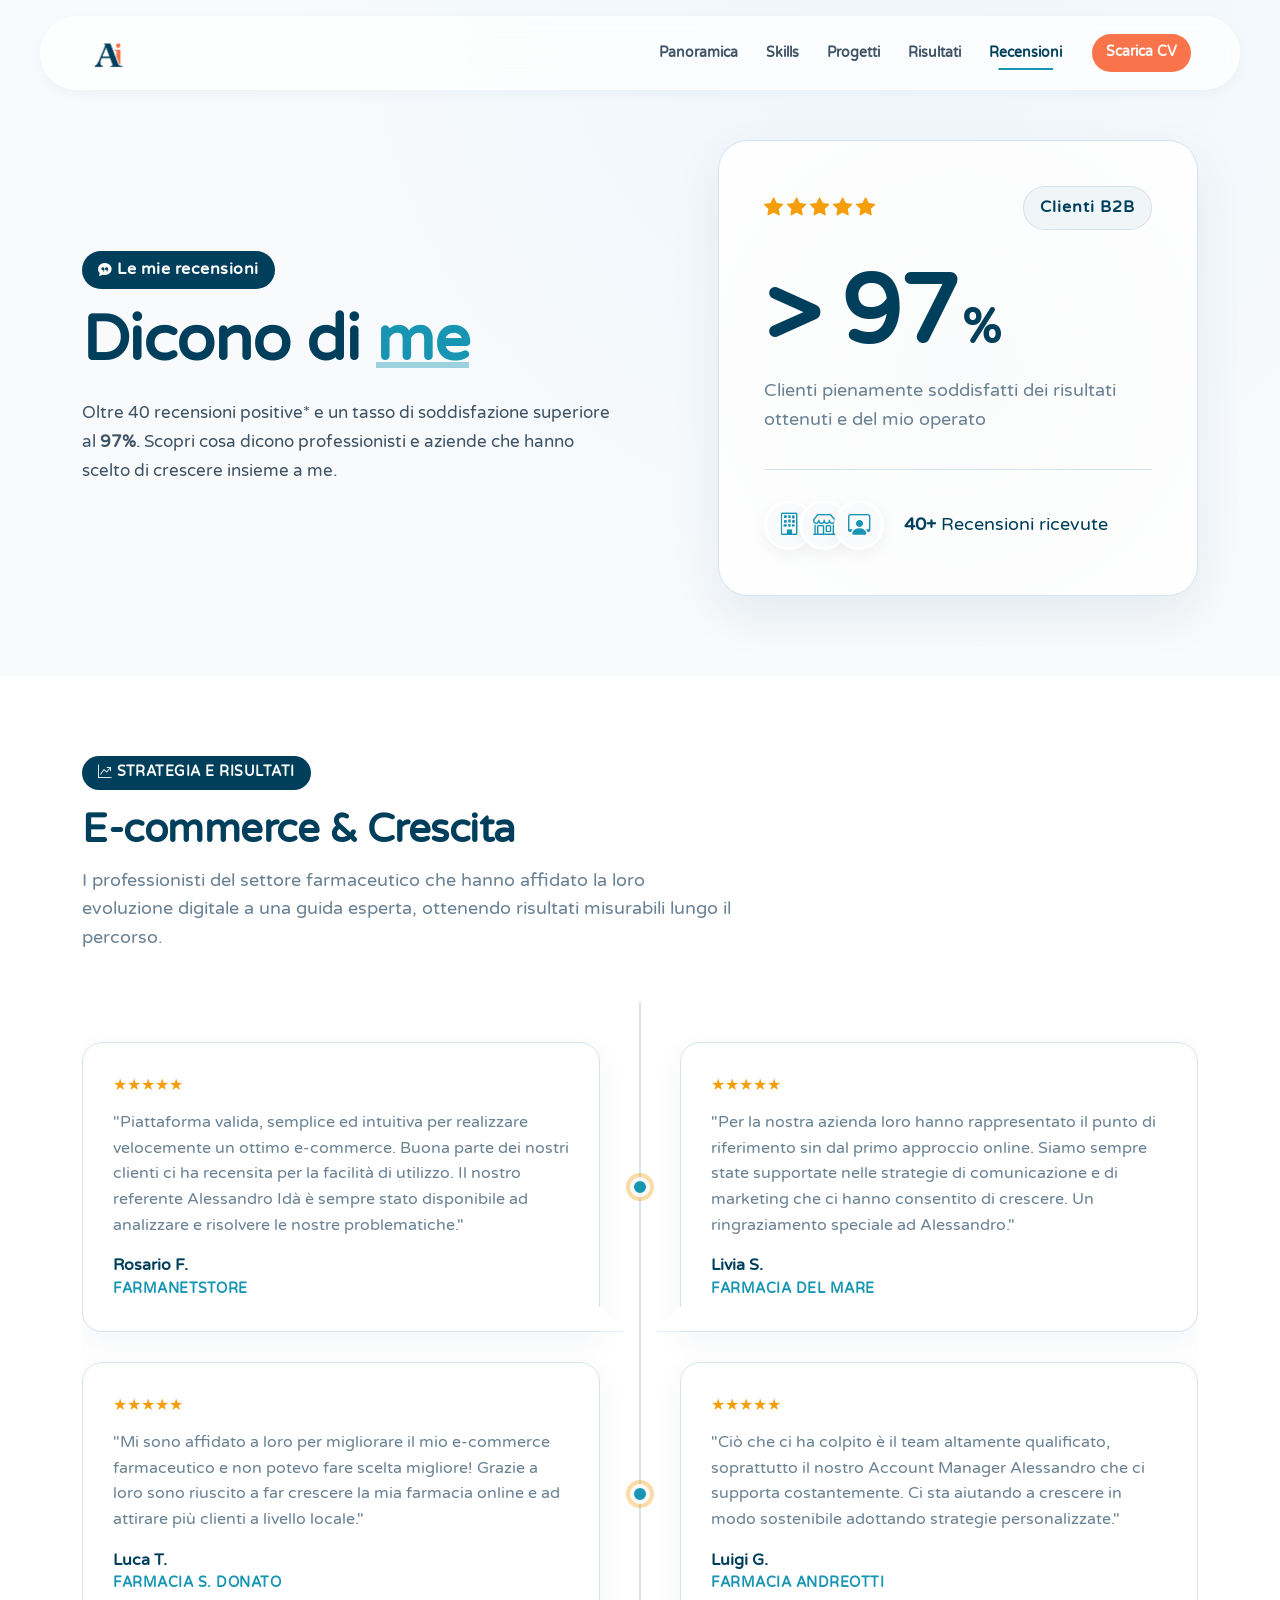
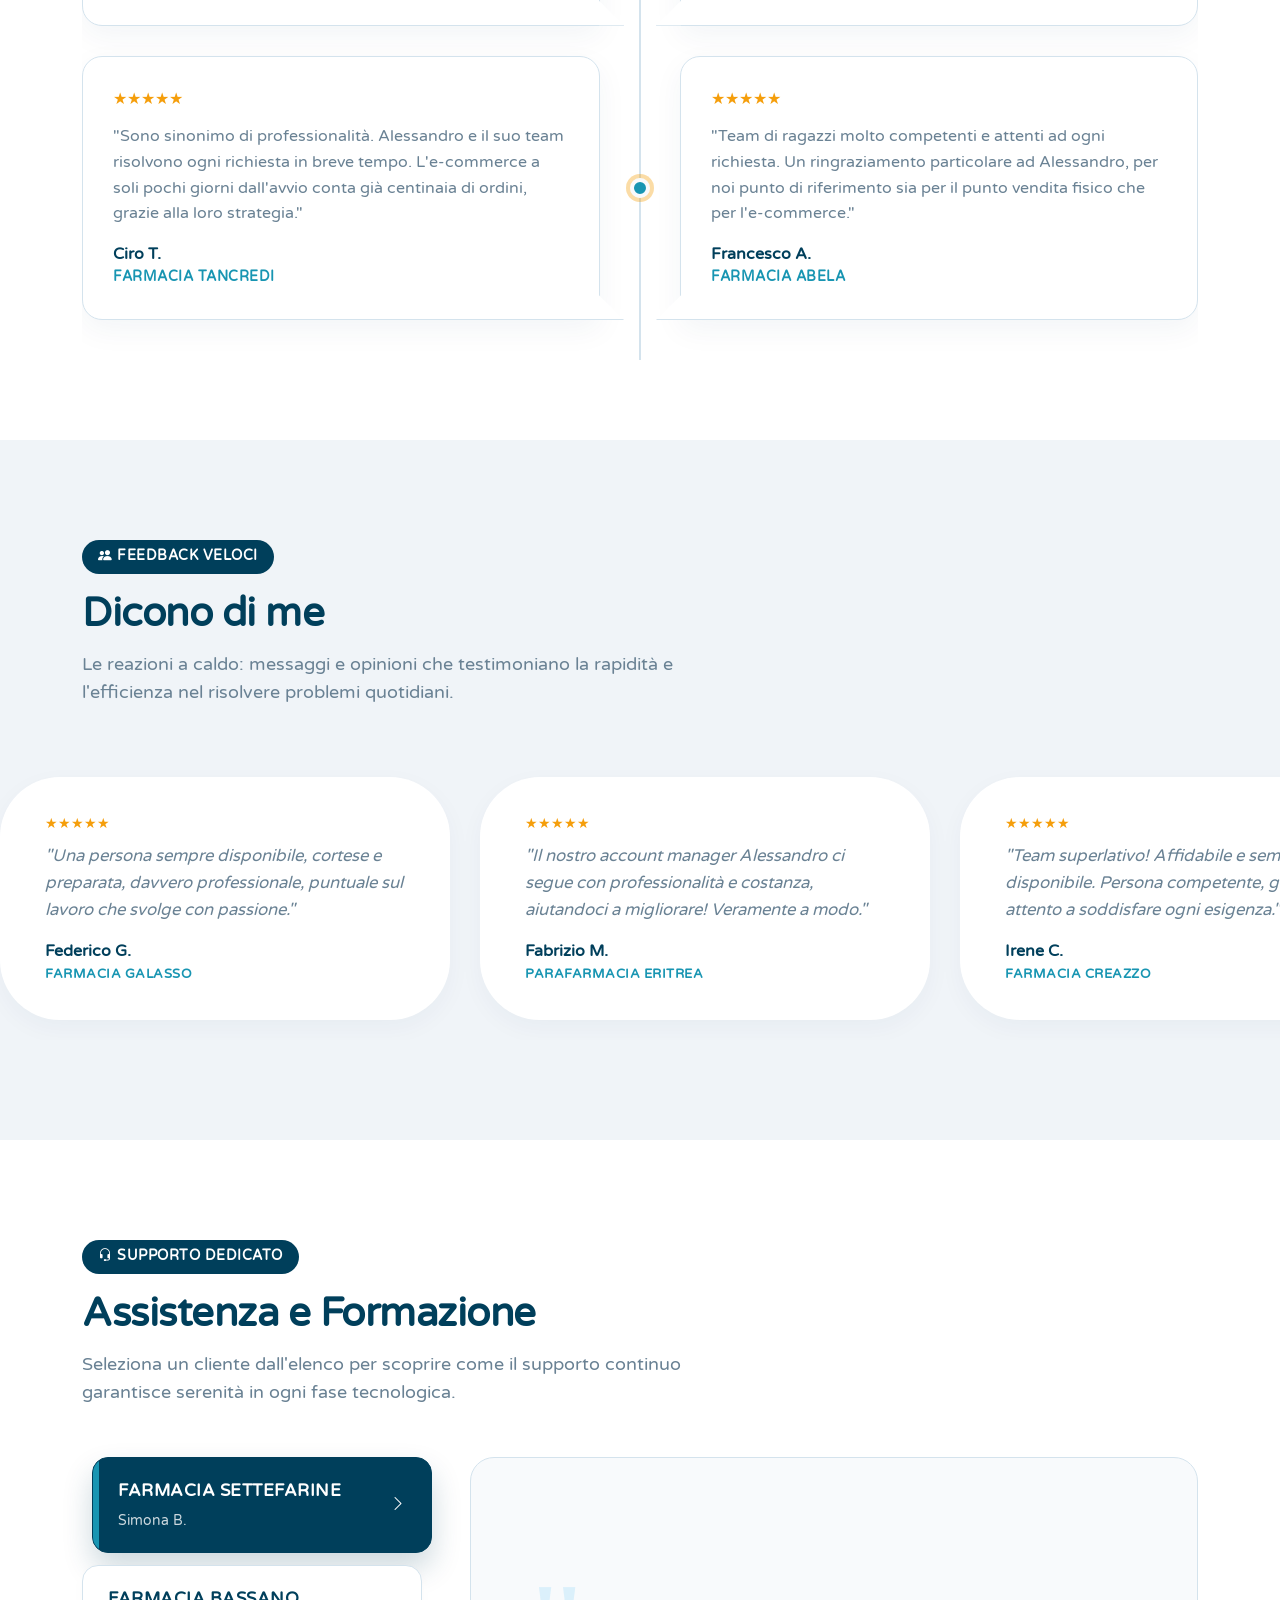
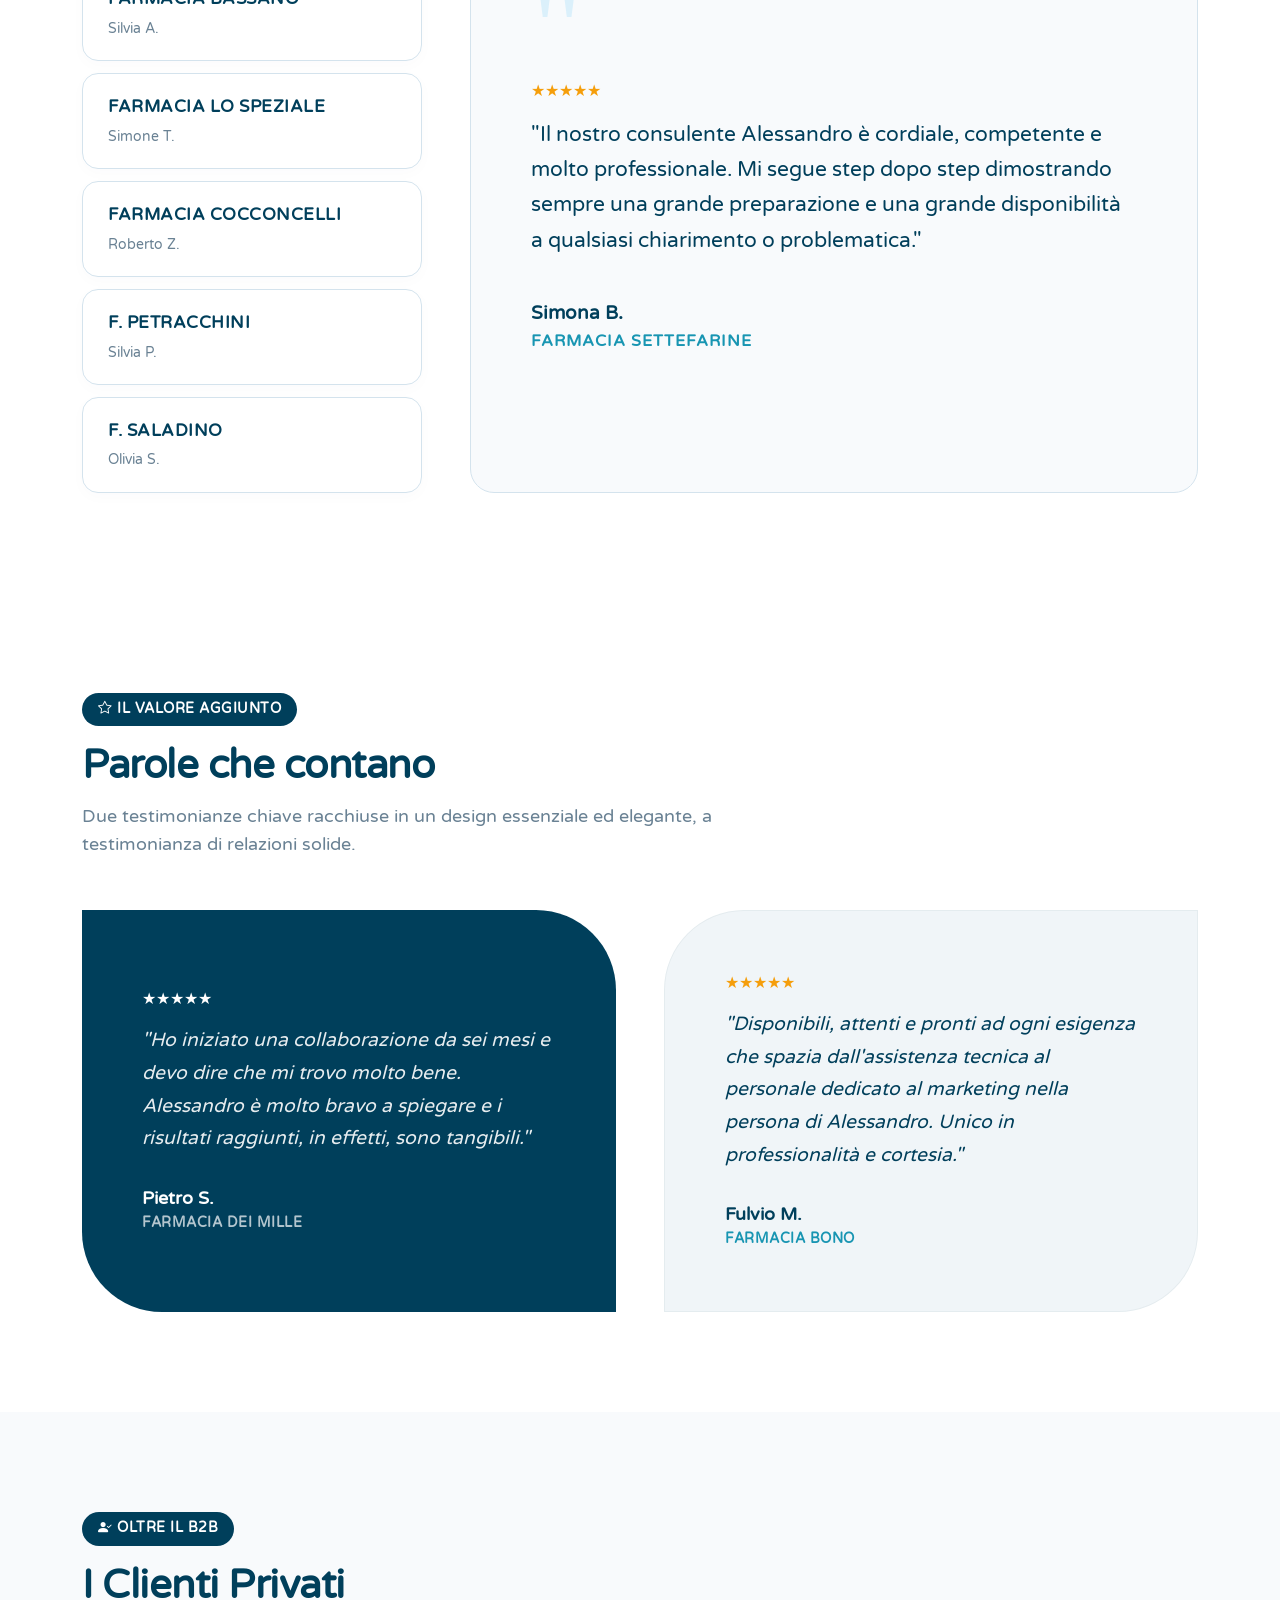
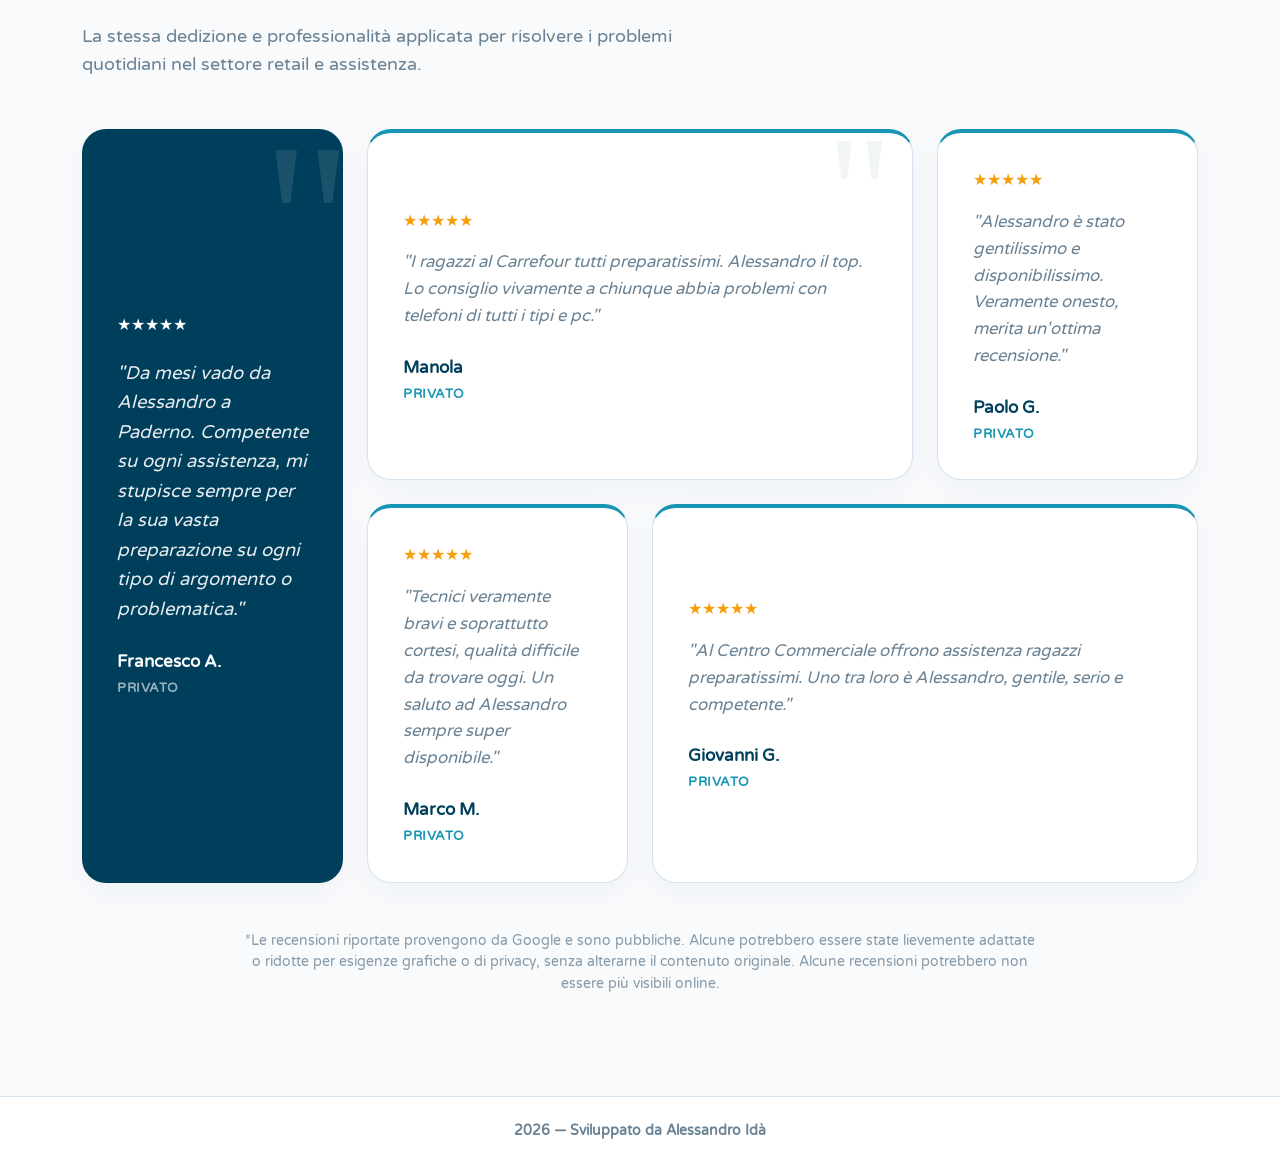
<file: recensioni.html>
<!DOCTYPE html>
<html lang="it">

<head>
    <meta charset="utf-8">
    <meta name="viewport" content="width=device-width, initial-scale=1.0">
    <title>Recensioni e Dicono di Me | Idà Alessandro</title>
    <meta name="description"
        content="Oltre 40 recensioni positive. Scopri cosa dicono clienti e aziende di Alessandro Idà.">
    <meta name="theme-color" content="#003f5b">
    <link href="https://fonts.googleapis.com" rel="preconnect">
    <link href="https://fonts.gstatic.com" rel="preconnect" crossorigin>
    <link href="https://fonts.googleapis.com/css2?family=Varela+Round&display=swap" rel="stylesheet">
    <link href="https://cdn.jsdelivr.net/npm/bootstrap@5.3.2/dist/css/bootstrap.min.css" rel="stylesheet">
    <link rel="stylesheet" href="https://cdn.jsdelivr.net/npm/bootstrap-icons@1.11.1/font/bootstrap-icons.css">
    <link href="https://unpkg.com/aos@2.3.1/dist/aos.css" rel="stylesheet">
    <link href="style.css" rel="stylesheet">
    <style>
        /* ============================================
           GLOBAL & HERO
        ============================================ */
        .page-hero {
            background: #f8fafc;
            padding: 140px 0 80px;
            position: relative;
            overflow: hidden;
        }

        .page-hero::before {
            content: '';
            position: absolute;
            top: 0;
            left: 0;
            right: 0;
            bottom: 0;
            background: radial-gradient(circle at 70% 0%, rgba(56, 189, 248, 0.05), transparent 60%);
            z-index: 1;
        }

        .hero-title {
            font-size: clamp(2.8rem, 5vw, 4rem);
            font-weight: 900;
            line-height: 1.1;
            letter-spacing: -1px;
            color: var(--main);
        }

        .hero-feedback-art {
            position: relative;
            width: 100%;
            display: flex;
            justify-content: flex-end;
            align-items: center;
            z-index: 2;
        }

        .trust-dashboard {
            width: 100%;
            max-width: 480px;
            background: #fff;
            border-radius: 30px;
            padding: 45px;
            color: var(--main);
            box-shadow: 0 20px 50px rgba(0, 63, 91, 0.08);
            position: relative;
            overflow: hidden;
            border: 1px solid var(--border-light);
        }

        .trust-dashboard::before {
            content: '';
            position: absolute;
            top: -50%;
            left: -50%;
            width: 200%;
            height: 200%;
            background: radial-gradient(circle, rgba(0, 63, 91, 0.02) 0%, transparent 60%);
            pointer-events: none;
        }

        .td-header {
            display: flex;
            justify-content: space-between;
            align-items: center;
            margin-bottom: 35px;
            position: relative;
            z-index: 2;
        }

        .td-stars {
            color: #f59e0b;
            font-size: 1.2rem;
            display: flex;
            gap: 4px;
        }

        .td-badge {
            background: #f0f5f8;
            color: var(--main);
            padding: 8px 16px;
            border-radius: 50px;
            font-size: 0.85rem;
            font-weight: 700;
            text-transform: uppercase;
            letter-spacing: 1px;
            border: 1px solid rgba(0, 63, 91, 0.1);
        }

        .td-body {
            margin-bottom: 35px;
            position: relative;
            z-index: 2;
        }

        .td-number {
            font-size: 6rem;
            font-weight: 900;
            line-height: 1;
            margin-bottom: 15px;
            letter-spacing: -2px;
            color: var(--main);
        }

        .td-label {
            font-size: 1.15rem;
            color: var(--text-muted);
            line-height: 1.6;
        }

        .td-footer {
            display: flex;
            align-items: center;
            gap: 20px;
            border-top: 1px solid var(--border-light);
            padding-top: 30px;
            position: relative;
            z-index: 2;
        }

        .td-icons {
            display: flex;
        }

        .td-icon-circle {
            width: 50px;
            height: 50px;
            border-radius: 50%;
            background: #f8fafc;
            color: var(--second);
            display: flex;
            align-items: center;
            justify-content: center;
            font-size: 1.4rem;
            margin-left: -15px;
            border: 3px solid #fff;
            box-shadow: 0 5px 15px rgba(0, 0, 0, 0.05);
        }

        .td-icon-circle:first-child {
            margin-left: 0;
        }

        .td-footer-text {
            font-size: 1.1rem;
            color: var(--main);
        }

        /* ============================================
           HEADER SECTIONS
        ============================================ */
        .sec-header {
            margin-bottom: 50px;
        }

        .sec-header h2 {
            font-size: clamp(2rem, 3.5vw, 2.5rem);
            font-weight: 800;
            line-height: 1.15;
            letter-spacing: -0.5px;
            color: var(--main);
            margin-bottom: 15px;
        }

        .sec-header p {
            font-size: 1.1rem;
            color: var(--text-muted);
            max-width: 650px;
            line-height: 1.6;
            margin-bottom: 0;
        }

        .kicker {
            display: inline-block;
            background-color: var(--main);
            color: white;
            padding: 6px 16px;
            border-radius: 50px;
            font-size: 0.85rem;
            font-weight: 600;
            letter-spacing: 0.5px;
            text-transform: uppercase;
        }

        /* REUSABLE PARTS */
        .stars {
            color: #f59e0b;
            font-size: 1rem;
            margin-bottom: 12px;
        }

        .author {
            font-weight: 800;
            color: var(--main);
            font-size: 1rem;
        }

        .company {
            font-size: 0.85rem;
            color: var(--second);
            font-weight: 700;
            text-transform: uppercase;
            letter-spacing: 0.5px;
        }

        /* ============================================
           SEZIONE 1: TIMELINE COMPATTA (Chat Bubbles in Grid)
        ============================================ */
        .timeline-wrapper {
            position: relative;
            padding: 40px 0;
            display: grid;
            grid-template-columns: 1fr 1fr;
            column-gap: 80px;
            row-gap: 30px;
        }

        .timeline-wrapper::before {
            content: '';
            position: absolute;
            top: 0;
            bottom: 0;
            left: 50%;
            transform: translateX(-50%);
            width: 2px;
            background: var(--border-light);
        }

        .timeline-item {
            position: relative;
            width: 100%;
            display: flex;
        }

        .timeline-item.left {
            justify-content: flex-end;
        }

        .timeline-item.right {
            justify-content: flex-start;
        }

        .chat-bubble {
            background: #fff;
            width: 100%;
            padding: 30px;
            border-radius: 20px;
            box-shadow: 0 10px 30px rgba(0, 63, 91, 0.05);
            border: 1px solid var(--border-light);
            position: relative;
        }

        .timeline-item.left .chat-bubble {
            border-bottom-right-radius: 0;
        }

        .timeline-item.right .chat-bubble {
            border-bottom-left-radius: 0;
        }

        /* The tail of the chat bubble */
        .chat-bubble::after {
            content: '';
            position: absolute;
            bottom: -1px;
            width: 25px;
            height: 25px;
            background: #fff;
            border-bottom: 1px solid var(--border-light);
        }

        .timeline-item.left .chat-bubble::after {
            right: -25px;
            border-right: 1px solid var(--border-light);
            clip-path: polygon(0 0, 0 100%, 100% 100%);
        }

        .timeline-item.right .chat-bubble::after {
            left: -25px;
            border-left: 1px solid var(--border-light);
            clip-path: polygon(100% 0, 100% 100%, 0 100%);
        }

        /* Dots on the line */
        .timeline-dot {
            position: absolute;
            top: 50%;
            width: 20px;
            height: 20px;
            border-radius: 50%;
            background: var(--second);
            border: 4px solid #f8fafc;
            z-index: 2;
            box-shadow: 0 0 0 4px rgba(245, 158, 11, 0.2);
        }

        .timeline-item.left .timeline-dot {
            right: -50px;
            transform: translateY(-50%);
        }

        .timeline-item.right .timeline-dot {
            left: -50px;
            transform: translateY(-50%);
        }

        .chat-text {
            font-size: 1rem;
            line-height: 1.6;
            color: var(--text-muted);
            margin-bottom: 15px;
        }

        @media (max-width: 991px) {
            .timeline-wrapper {
                grid-template-columns: 1fr;
                gap: 40px;
                padding-left: 30px;
            }

            .timeline-wrapper::before {
                left: 10px;
            }

            .timeline-item.left,
            .timeline-item.right {
                justify-content: flex-start;
            }

            .chat-bubble {
                border-bottom-left-radius: 0;
                border-bottom-right-radius: 20px !important;
            }

            .chat-bubble::after {
                left: -25px !important;
                right: auto !important;
                border-left: 1px solid var(--border-light) !important;
                border-right: none !important;
                clip-path: polygon(100% 0, 100% 100%, 0 100%) !important;
            }

            .timeline-item.left .timeline-dot,
            .timeline-item.right .timeline-dot {
                left: -30px;
                right: auto;
                transform: translateY(-50%);
            }
        }

        /* ============================================
           SEZIONE 2: CAROSELLO (Forma Pillola)
        ============================================ */
        .pill-carousel-section {
            background: #f0f4f8;
            padding: 100px 0;
            overflow: hidden;
        }

        .pill-track {
            display: flex;
            gap: 30px;
            width: max-content;
            animation: scrollPill 100s linear infinite;
            padding: 20px 0;
        }

        .pill-track:hover {
            animation-play-state: paused;
        }

        .pill-card {
            background: #fff;
            width: 450px;
            padding: 35px 45px;
            border-radius: 60px;
            /* Forma a pillola */
            box-shadow: 0 8px 25px rgba(0, 63, 91, 0.04);
            flex-shrink: 0;
            display: flex;
            flex-direction: column;
            justify-content: center;
        }

        .pill-text {
            font-size: 1.05rem;
            line-height: 1.6;
            color: var(--text-muted);
            font-style: italic;
            margin-bottom: 15px;
        }

        @keyframes scrollPill {
            0% {
                transform: translateX(0);
            }

            100% {
                transform: translateX(-50%);
            }
        }

        /* Velocità mobile */
        @media (max-width: 768px) {
            .pill-track {
                animation-duration: 60s;
                gap: 20px;
            }

            .pill-card {
                width: 320px;
                padding: 25px 30px;
                border-radius: 40px;
            }

            .pill-text {
                font-size: 0.95rem;
            }
        }

        /* ============================================
           SEZIONE 3: TABS INTERATTIVE (Il Raccoglitore)
        ============================================ */
        .tabs-section {
            padding: 100px 0;
            background: #fff;
        }

        .nav-pills-custom {
            display: flex;
            flex-direction: column;
            gap: 12px;
        }

        .nav-pills-custom .nav-link {
            text-align: left;
            padding: 20px 25px;
            border-radius: 16px;
            background: #fff;
            color: var(--text-muted);
            border: 1px solid var(--border-light);
            transition: all 0.3s ease;
            display: flex;
            justify-content: space-between;
            align-items: center;
            box-shadow: 0 4px 15px rgba(0, 63, 91, 0.02);
            position: relative;
            overflow: hidden;
        }

        .nav-pills-custom .nav-link::before {
            content: '';
            position: absolute;
            left: 0;
            top: 0;
            bottom: 0;
            width: 4px;
            background: transparent;
            transition: background 0.3s ease;
        }

        .nav-pills-custom .nav-link:hover {
            background: #f8fafc;
            transform: translateX(5px);
            box-shadow: 0 8px 20px rgba(0, 63, 91, 0.05);
        }

        .nav-pills-custom .nav-link:hover::before {
            background: var(--second);
        }

        .nav-pills-custom .nav-link.active {
            background: var(--main);
            color: #fff;
            border-color: var(--main);
            transform: translateX(10px);
            box-shadow: 0 15px 30px rgba(0, 63, 91, 0.2);
        }

        .nav-pills-custom .nav-link.active::before {
            background: var(--second);
            width: 6px;
        }

        .nav-pills-custom .nav-link .company {
            color: var(--main);
            transition: color 0.3s ease;
            font-size: 1.05rem;
        }

        .nav-pills-custom .nav-link.active .company {
            color: #fff !important;
        }

        .nav-pills-custom .nav-link .small {
            font-weight: 500;
            font-size: 0.9rem;
        }

        .nav-pills-custom .nav-link.active .small {
            color: rgba(255, 255, 255, 0.8);
        }

        .nav-pills-custom .nav-link i {
            opacity: 0;
            transition: all 0.3s ease;
            transform: translateX(-10px);
        }

        .nav-pills-custom .nav-link.active i {
            opacity: 1;
            transform: translateX(0);
        }

        .tab-review-box {
            background: #f8fafc;
            border-radius: 24px;
            padding: 60px;
            height: 100%;
            display: flex;
            flex-direction: column;
            justify-content: center;
            border: 1px solid var(--border-light);
        }

        .tr-quote-mark {
            font-size: 8rem;
            color: rgba(56, 189, 248, 0.15);
            line-height: 0.5;
            font-family: serif;
            margin-bottom: 20px;
        }

        .tr-text {
            font-size: 1.3rem;
            line-height: 1.7;
            color: var(--main);
            font-weight: 300;
            margin-bottom: 40px;
        }

        .tr-author {
            font-size: 1.2rem;
            font-weight: 800;
            color: var(--main);
        }

        .tr-company {
            font-size: 1rem;
            font-weight: 600;
            color: var(--second);
            text-transform: uppercase;
            letter-spacing: 1px;
        }

        @media (max-width: 991px) {
            .nav-pills-custom {
                flex-direction: row;
                overflow-x: auto;
                padding-bottom: 15px;
                white-space: nowrap;
                gap: 15px;
            }

            .nav-pills-custom .nav-link {
                border-radius: 50px;
                padding: 12px 24px;
                transform: none !important;
            }

            .nav-pills-custom .nav-link::before {
                display: none;
            }

            .tab-review-box {
                padding: 30px;
                margin-top: 20px;
            }

            .tr-text {
                font-size: 1.1rem;
            }
        }

        /* ============================================
           SEZIONE 4: FORME GEOMETRICHE (Valore Aggiunto)
        ============================================ */
        .shapes-section {
            padding: 100px 0;
            background: #fff;
        }

        .shape-card {
            padding: 60px;
            display: flex;
            flex-direction: column;
            justify-content: center;
            height: 100%;
            position: relative;
        }

        /* Leaf Shape Dark */
        .shape-leaf {
            background: var(--main);
            border-radius: 0 80px 0 80px;
            color: #fff;
        }

        .shape-leaf .shape-text {
            color: rgba(255, 255, 255, 0.9);
            font-size: 1.2rem;
            font-style: italic;
            line-height: 1.7;
            font-weight: 300;
            margin-bottom: 30px;
        }

        .shape-leaf .author {
            color: #fff;
            font-size: 1.1rem;
        }

        .shape-leaf .company {
            color: var(--second);
        }

        /* Organic Shape Light */
        .shape-organic {
            background: #f0f5f8;
            border-radius: 80px 0 80px 0;
            border: 1px solid rgba(0, 63, 91, 0.05);
        }

        .shape-organic .shape-text {
            color: var(--main);
            font-size: 1.2rem;
            font-style: italic;
            line-height: 1.7;
            margin-bottom: 30px;
        }

        .shape-organic .author {
            color: var(--main);
            font-size: 1.1rem;
        }

        .shape-organic .company {
            color: var(--second);
        }

        @media (max-width: 767px) {
            .shape-card {
                padding: 40px 30px;
                border-radius: 40px !important;
            }

            .shape-leaf .shape-text,
            .shape-organic .shape-text {
                font-size: 1.05rem;
            }
        }

        /* ============================================
           SEZIONE 5: BENTO BOX (Clienti Privati)
        ============================================ */
        .bento-section {
            padding: 100px 0;
            background: #f8fafc;
        }

        .bento-grid {
            display: grid;
            grid-template-columns: repeat(4, 1fr);
            grid-template-rows: repeat(2, minmax(220px, auto));
            gap: 24px;
        }

        .bento-item {
            border-radius: 24px;
            padding: 35px;
            display: flex;
            flex-direction: column;
            justify-content: center;
            box-shadow: 0 10px 30px rgba(0, 63, 91, 0.04);
            border: 1px solid var(--border-light);
            transition: transform 0.3s ease, box-shadow 0.3s ease;
            position: relative;
            overflow: hidden;
        }

        .bento-item:hover {
            transform: translateY(-5px);
            box-shadow: 0 15px 40px rgba(0, 63, 91, 0.08);
        }

        /* Grid Area Assignments */
        .bento-1 {
            grid-column: span 1;
            grid-row: span 2;
            background: var(--main);
            color: #fff;
            border: none;
        }

        .bento-2 {
            grid-column: span 2;
            grid-row: span 1;
            background: #fff;
            border-top: 4px solid var(--second);
        }

        .bento-3 {
            grid-column: span 1;
            grid-row: span 1;
            background: #fff;
            border-top: 4px solid var(--second);
        }

        .bento-4 {
            grid-column: span 1;
            grid-row: span 1;
            background: #fff;
            border-top: 4px solid var(--second);
        }

        .bento-5 {
            grid-column: span 2;
            grid-row: span 1;
            background: #fff;
            border-top: 4px solid var(--second);
        }

        .bento-text {
            font-size: 1.05rem;
            line-height: 1.6;
            margin-bottom: 25px;
            font-style: italic;
            z-index: 2;
            position: relative;
        }

        .bento-1 .bento-text {
            color: rgba(255, 255, 255, 0.9);
            font-size: 1.15rem;
        }

        .bento-2 .bento-text,
        .bento-3 .bento-text,
        .bento-4 .bento-text,
        .bento-5 .bento-text {
            color: var(--text-muted);
        }

        .bento-author {
            font-weight: 800;
            font-size: 1.05rem;
            z-index: 2;
            position: relative;
            margin-bottom: 2px;
        }

        .bento-1 .bento-author {
            color: #fff;
        }

        .bento-2 .bento-author,
        .bento-3 .bento-author,
        .bento-4 .bento-author,
        .bento-5 .bento-author {
            color: var(--main);
        }

        .bento-company {
            font-size: 0.8rem;
            text-transform: uppercase;
            letter-spacing: 0.5px;
            z-index: 2;
            position: relative;
            font-weight: 700;
        }

        .bento-1 .bento-company {
            color: rgba(255, 255, 255, 0.6);
        }

        .bento-2 .bento-company,
        .bento-3 .bento-company,
        .bento-4 .bento-company,
        .bento-5 .bento-company {
            color: var(--second);
        }

        .bento-qm {
            position: absolute;
            font-family: Georgia, serif;
            line-height: 1;
            pointer-events: none;
            z-index: 1;
            opacity: 0.05;
        }

        .bento-1 .bento-qm {
            color: #fff;
            opacity: 0.1;
            top: -20px;
            right: -10px;
            font-size: 14rem;
        }

        .bento-2 .bento-qm {
            color: var(--main);
            top: -20px;
            right: 20px;
            font-size: 10rem;
        }

        @media (max-width: 991px) {
            .bento-grid {
                grid-template-columns: repeat(2, 1fr);
                grid-template-rows: auto;
            }

            .bento-1 {
                grid-column: span 2;
                grid-row: span 1;
            }

            .bento-2 {
                grid-column: span 2;
            }

            .bento-3 {
                grid-column: span 1;
            }

            .bento-4 {
                grid-column: span 1;
            }

            .bento-5 {
                grid-column: span 2;
            }
        }

        @media (max-width: 767px) {
            .bento-grid {
                grid-template-columns: 1fr;
            }

            .bento-item {
                grid-column: span 1 !important;
                grid-row: span 1 !important;
                padding: 30px;
            }
        }
    </style>
</head>

<body>

    <div class="nav-wrapper">
        <nav id="navbar" class="navbar navbar-expand-lg navbar-floating">
            <div class="container-fluid px-4">
                <a class="navbar-brand" href="index.html"><img src="images/Logo Idà Alessandro.png" alt="IDÀ Logo"
                        style="height: 30px; width: auto;"></a>
                <button class="custom-hamburger d-lg-none"
                    id="mobileMenuBtn"><span></span><span></span><span></span></button>
                <div class="d-none d-lg-block" id="navbarNav">
                    <ul class="navbar-nav ms-auto align-items-center">
                        <li class="nav-item"><a class="nav-link" href="index.html">Panoramica</a></li>
                        <li class="nav-item"><a class="nav-link" href="skills.html">Skills</a></li>
                        <li class="nav-item"><a class="nav-link" href="progetti.html">Progetti</a></li>
                        <li class="nav-item"><a class="nav-link" href="risultati.html">Risultati</a></li>
                        <li class="nav-item"><a class="nav-link active" href="recensioni.html">Recensioni</a></li>
                        <li class="nav-item ms-lg-3"><a class="nav-link nav-cta-btn" href="index.html#contatti">Scarica
                                CV</a></li>
                    </ul>
                </div>
            </div>
        </nav>
    </div>
    <div class="mobile-sidebar-backdrop" id="sidebarBackdrop"></div>
    <div class="mobile-sidebar" id="mobileSidebar">
        <div class="msb-header"><span class="msb-logo"><img src="images/Logo Idà Alessandro.png" alt="IDÀ Logo"
                    style="height: 30px; width: auto;"></span><button class="msb-close" id="mobileMenuClose"><i
                    class="bi bi-x-lg"></i></button></div>
        <nav class="msb-nav">
            <a href="index.html" class="msb-link">Panoramica</a>
            <a href="skills.html" class="msb-link">Skills</a>
            <a href="progetti.html" class="msb-link">Progetti</a>
            <a href="risultati.html" class="msb-link">Risultati</a>
            <a href="recensioni.html" class="msb-link active">Recensioni</a>
            <a href="index.html#contatti" class="msb-link cta">Scarica CV</a>
        </nav>
    </div>

    <!-- HERO -->
    <section class="page-hero">
        <div class="container" style="position:relative;z-index:2;">
            <div class="row align-items-center g-5">
                <div class="col-lg-6" data-aos="fade-right">
                    <div class="kicker mb-3" style="text-transform: none; font-size: 1rem;"><i
                            class="bi bi-chat-quote-fill"></i> Le mie recensioni</div>
                    <h1 class="hero-title">Dicono di <span
                            style="color: var(--second); text-decoration: underline; text-decoration-color: color-mix(in srgb, var(--second) 40%, transparent); text-decoration-thickness: 6px; text-underline-offset: 2px;">me</span>
                    </h1>
                    <p class="hero-lead mt-4">
                        Oltre 40 recensioni positive* e un tasso di soddisfazione superiore al <strong>97%</strong>.
                        Scopri cosa dicono professionisti e aziende che hanno scelto di crescere insieme a me.
                    </p>
                </div>
                <div class="col-lg-6" data-aos="fade-left" data-aos-delay="100">
                    <div class="hero-feedback-art">
                        <div class="trust-dashboard">
                            <div class="td-header">
                                <div class="td-stars"><i class="bi bi-star-fill"></i><i class="bi bi-star-fill"></i><i
                                        class="bi bi-star-fill"></i><i class="bi bi-star-fill"></i><i
                                        class="bi bi-star-fill"></i></div>
                                <div class="td-badge" style="text-transform: none; font-size: 1rem;">Clienti B2B</div>
                            </div>
                            <div class="td-body">
                                <h2 class="td-number">> 97<span style="font-size: 0.5em; margin-left: 5px;">%</span>
                                </h2>
                                <p class="td-label">Clienti pienamente soddisfatti dei risultati ottenuti e del mio
                                    operato</p>
                            </div>
                            <div class="td-footer">
                                <div class="td-icons">
                                    <div class="td-icon-circle"><i class="bi bi-building"></i></div>
                                    <div class="td-icon-circle"><i class="bi bi-shop"></i></div>
                                    <div class="td-icon-circle"><i class="bi bi-person-workspace"></i></div>
                                </div>
                                <div class="td-footer-text"><strong>40+</strong> Recensioni ricevute</div>
                            </div>
                        </div>
                    </div>
                </div>
            </div>
        </div>
    </section>

    <!-- SEZIONE 1: TIMELINE (E-commerce) -->
    <section class="cv-section white" style="padding: 80px 0;">
        <div class="container">
            <div class="sec-header" data-aos="fade-up">
                <div class="kicker mb-3"><i class="bi bi-graph-up-arrow"></i> Strategia e Risultati</div>
                <h2>E-commerce & Crescita</h2>
                <p>I professionisti del settore farmaceutico che hanno affidato la loro evoluzione digitale a una guida
                    esperta, ottenendo risultati misurabili lungo il percorso.</p>
            </div>

            <div class="timeline-wrapper">
                <div class="timeline-item left" data-aos="fade-right">
                    <div class="timeline-dot"></div>
                    <div class="chat-bubble">
                        <div class="stars">★★★★★</div>
                        <div class="chat-text">"Piattaforma valida, semplice ed intuitiva per realizzare velocemente un
                            ottimo e-commerce. Buona parte dei nostri clienti ci ha recensita per la facilità di
                            utilizzo. Il nostro referente Alessandro Idà è sempre stato disponibile ad analizzare e
                            risolvere le nostre problematiche."</div>
                        <div class="author">Rosario F.</div>
                        <div class="company">Farmanetstore</div>
                    </div>
                </div>

                <div class="timeline-item right" data-aos="fade-left">
                    <div class="timeline-dot"></div>
                    <div class="chat-bubble">
                        <div class="stars">★★★★★</div>
                        <div class="chat-text">"Per la nostra azienda loro hanno rappresentato il punto di riferimento
                            sin dal primo approccio online. Siamo sempre state supportate nelle strategie di
                            comunicazione e di marketing che ci hanno consentito di crescere. Un ringraziamento speciale
                            ad Alessandro."</div>
                        <div class="author">Livia S.</div>
                        <div class="company">Farmacia del Mare</div>
                    </div>
                </div>

                <div class="timeline-item left" data-aos="fade-right">
                    <div class="timeline-dot"></div>
                    <div class="chat-bubble">
                        <div class="stars">★★★★★</div>
                        <div class="chat-text">"Mi sono affidato a loro per migliorare il mio e-commerce farmaceutico e
                            non potevo fare scelta migliore! Grazie a loro sono riuscito a far crescere la mia farmacia
                            online e ad attirare più clienti a livello locale."</div>
                        <div class="author">Luca T.</div>
                        <div class="company">Farmacia S. Donato</div>
                    </div>
                </div>

                <div class="timeline-item right" data-aos="fade-left">
                    <div class="timeline-dot"></div>
                    <div class="chat-bubble">
                        <div class="stars">★★★★★</div>
                        <div class="chat-text">"Ciò che ci ha colpito è il team altamente qualificato, soprattutto il
                            nostro Account Manager Alessandro che ci supporta costantemente. Ci sta aiutando a crescere
                            in modo sostenibile adottando strategie personalizzate."</div>
                        <div class="author">Luigi G.</div>
                        <div class="company">Farmacia Andreotti</div>
                    </div>
                </div>

                <div class="timeline-item left" data-aos="fade-right">
                    <div class="timeline-dot"></div>
                    <div class="chat-bubble">
                        <div class="stars">★★★★★</div>
                        <div class="chat-text">"Sono sinonimo di professionalità. Alessandro e il suo team risolvono
                            ogni richiesta in breve tempo. L'e-commerce a soli pochi giorni dall'avvio conta già
                            centinaia di ordini, grazie alla loro strategia."</div>
                        <div class="author">Ciro T.</div>
                        <div class="company">Farmacia Tancredi</div>
                    </div>
                </div>

                <div class="timeline-item right" data-aos="fade-left">
                    <div class="timeline-dot"></div>
                    <div class="chat-bubble">
                        <div class="stars">★★★★★</div>
                        <div class="chat-text">"Team di ragazzi molto competenti e attenti ad ogni richiesta. Un
                            ringraziamento particolare ad Alessandro, per noi punto di riferimento sia per il punto
                            vendita fisico che per l'e-commerce."</div>
                        <div class="author">Francesco A.</div>
                        <div class="company">Farmacia Abela</div>
                    </div>
                </div>
            </div>
        </div>
    </section>

    <!-- SEZIONE 2: CAROSELLO PILLOLE (Dicono di me) -->
    <section class="pill-carousel-section">
        <div class="container">
            <div class="sec-header" data-aos="fade-up">
                <div class="kicker mb-3"><i class="bi bi-people-fill"></i> Feedback Veloci</div>
                <h2>Dicono di me</h2>
                <p>Le reazioni a caldo: messaggi e opinioni che testimoniano la rapidità e l'efficienza nel risolvere
                    problemi quotidiani.</p>
            </div>
        </div>

        <!-- Carosello rallentato, forma a pillola -->
        <div style="overflow: hidden; position: relative;" data-aos="fade-in" data-aos-delay="100">
            <div class="pill-track">
                <!-- Blocco Originale -->
                <div class="pill-card">
                    <div class="stars mb-2" style="font-size: 0.9rem;">★★★★★</div>
                    <div class="pill-text">"Una persona sempre disponibile, cortese e preparata, davvero professionale,
                        puntuale sul lavoro che svolge con passione."</div>
                    <div>
                        <div class="author">Federico G.</div>
                        <div class="company" style="font-size: 0.8rem;">Farmacia Galasso</div>
                    </div>
                </div>
                <div class="pill-card">
                    <div class="stars mb-2" style="font-size: 0.9rem;">★★★★★</div>
                    <div class="pill-text">"Il nostro account manager Alessandro ci segue con professionalità e
                        costanza, aiutandoci a migliorare! Veramente a modo."</div>
                    <div>
                        <div class="author">Fabrizio M.</div>
                        <div class="company" style="font-size: 0.8rem;">Parafarmacia Eritrea</div>
                    </div>
                </div>
                <div class="pill-card">
                    <div class="stars mb-2" style="font-size: 0.9rem;">★★★★★</div>
                    <div class="pill-text">"Team superlativo! Affidabile e sempre disponibile. Persona competente,
                        gentile e attento a soddisfare ogni esigenza."</div>
                    <div>
                        <div class="author">Irene C.</div>
                        <div class="company" style="font-size: 0.8rem;">Farmacia Creazzo</div>
                    </div>
                </div>
                <div class="pill-card">
                    <div class="stars mb-2" style="font-size: 0.9rem;">★★★★★</div>
                    <div class="pill-text">"Alessandro e Simona si sono distinti per disponibilità e presenza costante
                        nei nostri confronti."</div>
                    <div>
                        <div class="author">Matteo P.</div>
                        <div class="company" style="font-size: 0.8rem;">Farmacia Pioli</div>
                    </div>
                </div>
                <div class="pill-card">
                    <div class="stars mb-2" style="font-size: 0.9rem;">★★★★★</div>
                    <div class="pill-text">"Ottima esperienza. Professionali e ben organizzati. Sempre stato disponibile
                        ed attento alle richieste."</div>
                    <div>
                        <div class="author">Enrico B.</div>
                        <div class="company" style="font-size: 0.8rem;">Farmacia Mazzini</div>
                    </div>
                </div>
                <!-- Duplicati per Loop Infinito Continuo -->
                <div class="pill-card">
                    <div class="stars mb-2" style="font-size: 0.9rem;">★★★★★</div>
                    <div class="pill-text">"Una persona sempre disponibile, cortese e preparata, davvero professionale,
                        puntuale sul lavoro che svolge con passione."</div>
                    <div>
                        <div class="author">Federico G.</div>
                        <div class="company" style="font-size: 0.8rem;">Farmacia Galasso</div>
                    </div>
                </div>
                <div class="pill-card">
                    <div class="stars mb-2" style="font-size: 0.9rem;">★★★★★</div>
                    <div class="pill-text">"Il nostro account manager Alessandro ci segue con professionalità e
                        costanza, aiutandoci a migliorare! Veramente a modo."</div>
                    <div>
                        <div class="author">Fabrizio M.</div>
                        <div class="company" style="font-size: 0.8rem;">Parafarmacia Eritrea</div>
                    </div>
                </div>
                <div class="pill-card">
                    <div class="stars mb-2" style="font-size: 0.9rem;">★★★★★</div>
                    <div class="pill-text">"Team superlativo! Affidabile e sempre disponibile. Persona competente,
                        gentile e attento a soddisfare ogni esigenza."</div>
                    <div>
                        <div class="author">Irene C.</div>
                        <div class="company" style="font-size: 0.8rem;">Farmacia Creazzo</div>
                    </div>
                </div>
                <div class="pill-card">
                    <div class="stars mb-2" style="font-size: 0.9rem;">★★★★★</div>
                    <div class="pill-text">"Alessandro e Simona si sono distinti per disponibilità e presenza costante
                        nei nostri confronti."</div>
                    <div>
                        <div class="author">Matteo P.</div>
                        <div class="company" style="font-size: 0.8rem;">Farmacia Pioli</div>
                    </div>
                </div>
                <div class="pill-card">
                    <div class="stars mb-2" style="font-size: 0.9rem;">★★★★★</div>
                    <div class="pill-text">"Ottima esperienza. Professionali e ben organizzati. Sempre stato disponibile
                        ed attento alle richieste."</div>
                    <div>
                        <div class="author">Enrico B.</div>
                        <div class="company" style="font-size: 0.8rem;">Farmacia Mazzini</div>
                    </div>
                </div>
            </div>
        </div>
    </section>

    <!-- SEZIONE 3: TABS INTERATTIVE (Il Raccoglitore) -->
    <section class="tabs-section" id="assistenza">
        <div class="container">
            <div class="sec-header" data-aos="fade-up">
                <div class="kicker mb-3"><i class="bi bi-headset"></i> Supporto Dedicato</div>
                <h2>Assistenza e Formazione</h2>
                <p>Seleziona un cliente dall'elenco per scoprire come il supporto continuo garantisce serenità in ogni
                    fase tecnologica.</p>
            </div>

            <div class="row g-5 align-items-stretch">
                <!-- Colonna di sinistra: Nomi -->
                <div class="col-lg-4" data-aos="fade-right">
                    <div class="nav nav-pills-custom" id="v-pills-tab" role="tablist" aria-orientation="vertical">
                        <button class="nav-link active" id="tab1-tab" data-bs-toggle="pill" data-bs-target="#tab1"
                            type="button" role="tab">
                            <div>
                                <div class="company mb-1">Farmacia Settefarine</div>
                                <div class="small">Simona B.</div>
                            </div>
                            <i class="bi bi-chevron-right"></i>
                        </button>
                        <button class="nav-link" id="tab2-tab" data-bs-toggle="pill" data-bs-target="#tab2"
                            type="button" role="tab">
                            <div>
                                <div class="company mb-1">Farmacia Bassano</div>
                                <div class="small">Silvia A.</div>
                            </div>
                            <i class="bi bi-chevron-right"></i>
                        </button>
                        <button class="nav-link" id="tab3-tab" data-bs-toggle="pill" data-bs-target="#tab3"
                            type="button" role="tab">
                            <div>
                                <div class="company mb-1">Farmacia Lo Speziale</div>
                                <div class="small">Simone T.</div>
                            </div>
                            <i class="bi bi-chevron-right"></i>
                        </button>
                        <button class="nav-link" id="tab4-tab" data-bs-toggle="pill" data-bs-target="#tab4"
                            type="button" role="tab">
                            <div>
                                <div class="company mb-1">Farmacia Cocconcelli</div>
                                <div class="small">Roberto Z.</div>
                            </div>
                            <i class="bi bi-chevron-right"></i>
                        </button>
                        <button class="nav-link" id="tab5-tab" data-bs-toggle="pill" data-bs-target="#tab5"
                            type="button" role="tab">
                            <div>
                                <div class="company mb-1">F. Petracchini</div>
                                <div class="small">Silvia P.</div>
                            </div>
                            <i class="bi bi-chevron-right"></i>
                        </button>
                        <button class="nav-link" id="tab6-tab" data-bs-toggle="pill" data-bs-target="#tab6"
                            type="button" role="tab">
                            <div>
                                <div class="company mb-1">F. Saladino</div>
                                <div class="small">Olivia S.</div>
                            </div>
                            <i class="bi bi-chevron-right"></i>
                        </button>
                    </div>
                </div>

                <!-- Colonna di destra: Contenuto -->
                <div class="col-lg-8" data-aos="fade-left">
                    <div class="tab-content h-100" id="v-pills-tabContent">
                        <div class="tab-pane fade show active h-100" id="tab1" role="tabpanel">
                            <div class="tab-review-box">
                                <div class="tr-quote-mark">"</div>
                                <div class="stars">★★★★★</div>
                                <div class="tr-text">"Il nostro consulente Alessandro è cordiale, competente e molto
                                    professionale. Mi segue step dopo step dimostrando sempre una grande preparazione e
                                    una grande disponibilità a qualsiasi chiarimento o problematica."</div>
                                <div>
                                    <div class="tr-author">Simona B.</div>
                                    <div class="tr-company">Farmacia Settefarine</div>
                                </div>
                            </div>
                        </div>
                        <div class="tab-pane fade h-100" id="tab2" role="tabpanel">
                            <div class="tab-review-box">
                                <div class="tr-quote-mark">"</div>
                                <div class="stars">★★★★★</div>
                                <div class="tr-text">"Il nostro referente Alessandro è sempre molto professionale,
                                    cortese, disponibile. Interviene con successo in tempi rapidi, cerca sempre di
                                    capire bene le necessità e gli eventuali problemi. È preciso, molto competente."
                                </div>
                                <div>
                                    <div class="tr-author">Silvia A.</div>
                                    <div class="tr-company">Farmacia Bassano</div>
                                </div>
                            </div>
                        </div>
                        <div class="tab-pane fade h-100" id="tab3" role="tabpanel">
                            <div class="tab-review-box">
                                <div class="tr-quote-mark">"</div>
                                <div class="stars">★★★★★</div>
                                <div class="tr-text">"Sin da subito i collaboratori ed in particolare il mio consulente
                                    Alessandro si sono dimostrati competenti e cordiali. Alessandro è sempre disponibile
                                    per qualsiasi chiarimento o problematica. Mi sono trovato benissimo."</div>
                                <div>
                                    <div class="tr-author">Simone T.</div>
                                    <div class="tr-company">Farmacia Lo Speziale</div>
                                </div>
                            </div>
                        </div>
                        <div class="tab-pane fade h-100" id="tab4" role="tabpanel">
                            <div class="tab-review-box">
                                <div class="tr-quote-mark">"</div>
                                <div class="stars">★★★★★</div>
                                <div class="tr-text">"Non sono mai mancati attenzione e assistenza. Consigliamo anche a
                                    chi è alle prime armi, che cerca un supporto per partire da zero: uno su tutti
                                    Alessandro, collaboratore sempre gentile e disponibile."</div>
                                <div>
                                    <div class="tr-author">Roberto Z.</div>
                                    <div class="tr-company">Farmacia Cocconcelli</div>
                                </div>
                            </div>
                        </div>
                        <div class="tab-pane fade h-100" id="tab5" role="tabpanel">
                            <div class="tab-review-box">
                                <div class="tr-quote-mark">"</div>
                                <div class="stars">★★★★★</div>
                                <div class="tr-text">"Abbiamo fatto il passaggio da un' altra azienda e abbiamo visto la
                                    differenza di professionalità. Alessandro è sempre disponibile e attento alle nostre
                                    esigenze in modo tempestivo."</div>
                                <div>
                                    <div class="tr-author">Silvia P.</div>
                                    <div class="tr-company">F. Petracchini</div>
                                </div>
                            </div>
                        </div>
                        <div class="tab-pane fade h-100" id="tab6" role="tabpanel">
                            <div class="tab-review-box">
                                <div class="tr-quote-mark">"</div>
                                <div class="stars">★★★★★</div>
                                <div class="tr-text">"Siamo stati contattati da Alessandro. Servizio ottimo e sempre
                                    presente dalla prima chiamata ad oggi. Nessuna nota negativa. Celerità e
                                    professionalità nel servizio, difficile da trovare oggi."</div>
                                <div>
                                    <div class="tr-author">Olivia S.</div>
                                    <div class="tr-company">F. Saladino</div>
                                </div>
                            </div>
                        </div>
                    </div>
                </div>
            </div>
        </div>
    </section>

    <!-- SEZIONE 4: FORME GEOMETRICHE (Valore Aggiunto) -->
    <section class="shapes-section" id="valore">
        <div class="container">
            <div class="sec-header" data-aos="fade-up">
                <div class="kicker mb-3"><i class="bi bi-star"></i> Il Valore Aggiunto</div>
                <h2>Parole che contano</h2>
                <p>Due testimonianze chiave racchiuse in un design essenziale ed elegante, a testimonianza di relazioni
                    solide.</p>
            </div>

            <div class="row g-5 align-items-stretch">
                <div class="col-lg-6" data-aos="fade-up">
                    <!-- Forma a Goccia/Foglia elegante, colori corporate -->
                    <div class="shape-card shape-leaf">
                        <div class="stars" style="color: #fff;">★★★★★</div>
                        <div class="shape-text">"Ho iniziato una collaborazione da sei mesi e devo dire che mi trovo
                            molto bene. Alessandro è molto bravo a spiegare e i risultati raggiunti, in effetti, sono
                            tangibili."</div>
                        <div>
                            <div class="author">Pietro S.</div>
                            <div class="company" style="color: rgba(255,255,255,0.7);">Farmacia dei Mille</div>
                        </div>
                    </div>
                </div>

                <div class="col-lg-6" data-aos="fade-up" data-aos-delay="100">
                    <!-- Forma asimmetrica invertita, fondo chiaro -->
                    <div class="shape-card shape-organic">
                        <div class="stars">★★★★★</div>
                        <div class="shape-text">"Disponibili, attenti e pronti ad ogni esigenza che spazia
                            dall'assistenza tecnica al personale dedicato al marketing nella persona di Alessandro.
                            Unico in professionalità e cortesia."</div>
                        <div>
                            <div class="author">Fulvio M.</div>
                            <div class="company">Farmacia Bono</div>
                        </div>
                    </div>
                </div>
            </div>
        </div>
    </section>

    <!-- SEZIONE 5: BENTO BOX (Clienti Privati) -->
    <section class="bento-section">
        <div class="container">
            <div class="sec-header" data-aos="fade-up">
                <div class="kicker mb-3"><i class="bi bi-person-check-fill"></i> Oltre il B2B</div>
                <h2>I Clienti Privati</h2>
                <p>La stessa dedizione e professionalità applicata per risolvere i problemi quotidiani nel settore
                    retail e assistenza.</p>
            </div>

            <div class="bento-grid">
                <div class="bento-item bento-1" data-aos="zoom-in" data-aos-delay="0">
                    <div class="bento-qm">"</div>
                    <div class="stars" style="color: #fff; margin-bottom: 20px;">★★★★★</div>
                    <div class="bento-text">"Da mesi vado da Alessandro a Paderno. Competente su ogni assistenza, mi
                        stupisce sempre per la sua vasta preparazione su ogni tipo di argomento o problematica."</div>
                    <div>
                        <div class="bento-author">Francesco A.</div>
                        <div class="bento-company">Privato</div>
                    </div>
                </div>

                <div class="bento-item bento-2" data-aos="zoom-in" data-aos-delay="100">
                    <div class="bento-qm">"</div>
                    <div class="stars" style="margin-bottom: 15px;">★★★★★</div>
                    <div class="bento-text">"I ragazzi al Carrefour tutti preparatissimi. Alessandro il top. Lo
                        consiglio vivamente a chiunque abbia problemi con telefoni di tutti i tipi e pc."</div>
                    <div>
                        <div class="bento-author">Manola</div>
                        <div class="bento-company">Privato</div>
                    </div>
                </div>

                <div class="bento-item bento-3" data-aos="zoom-in" data-aos-delay="200">
                    <div class="stars" style="margin-bottom: 15px;">★★★★★</div>
                    <div class="bento-text">"Alessandro è stato gentilissimo e disponibilissimo. Veramente onesto,
                        merita un'ottima recensione."</div>
                    <div>
                        <div class="bento-author">Paolo G.</div>
                        <div class="bento-company">Privato</div>
                    </div>
                </div>

                <div class="bento-item bento-4" data-aos="zoom-in" data-aos-delay="100">
                    <div class="stars" style="margin-bottom: 15px;">★★★★★</div>
                    <div class="bento-text">"Tecnici veramente bravi e soprattutto cortesi, qualità difficile da trovare
                        oggi. Un saluto ad Alessandro sempre super disponibile."</div>
                    <div>
                        <div class="bento-author">Marco M.</div>
                        <div class="bento-company">Privato</div>
                    </div>
                </div>

                <div class="bento-item bento-5" data-aos="zoom-in" data-aos-delay="200">
                    <div class="stars" style="margin-bottom: 15px;">★★★★★</div>
                    <div class="bento-text">"Al Centro Commerciale offrono assistenza ragazzi preparatissimi. Uno tra
                        loro è Alessandro, gentile, serio e competente."</div>
                    <div>
                        <div class="bento-author">Giovanni G.</div>
                        <div class="bento-company">Privato</div>
                    </div>
                </div>
            </div>

            <div class="mt-5 text-center" data-aos="fade-up">
                <p
                    style="font-size: 0.85rem; color: var(--text-muted); max-width: 800px; margin: 0 auto; opacity: 0.8;">
                    *Le recensioni riportate provengono da Google e sono pubbliche. Alcune potrebbero essere state
                    lievemente adattate o ridotte per esigenze grafiche o di privacy, senza alterarne il contenuto
                    originale. Alcune recensioni potrebbero non essere più visibili online.
                </p>
            </div>
        </div>
    </section>

    <!-- Footer -->
    <footer>
        <div class="container">
            <p class="mb-0">
                <script>document.write(new Date().getFullYear())</script> — Sviluppato da Alessandro Idà
            </p>
        </div>
    </footer>
    <a href="#" class="scroll-top-btn" id="scrollTopBtn"><i class="bi bi-arrow-up"></i></a>

    <script src="https://cdn.jsdelivr.net/npm/bootstrap@5.3.2/dist/js/bootstrap.bundle.min.js"></script>
    <script src="https://unpkg.com/aos@2.3.1/dist/aos.js"></script>
    <script src="main.js"></script>

</body>

</html>
</file>
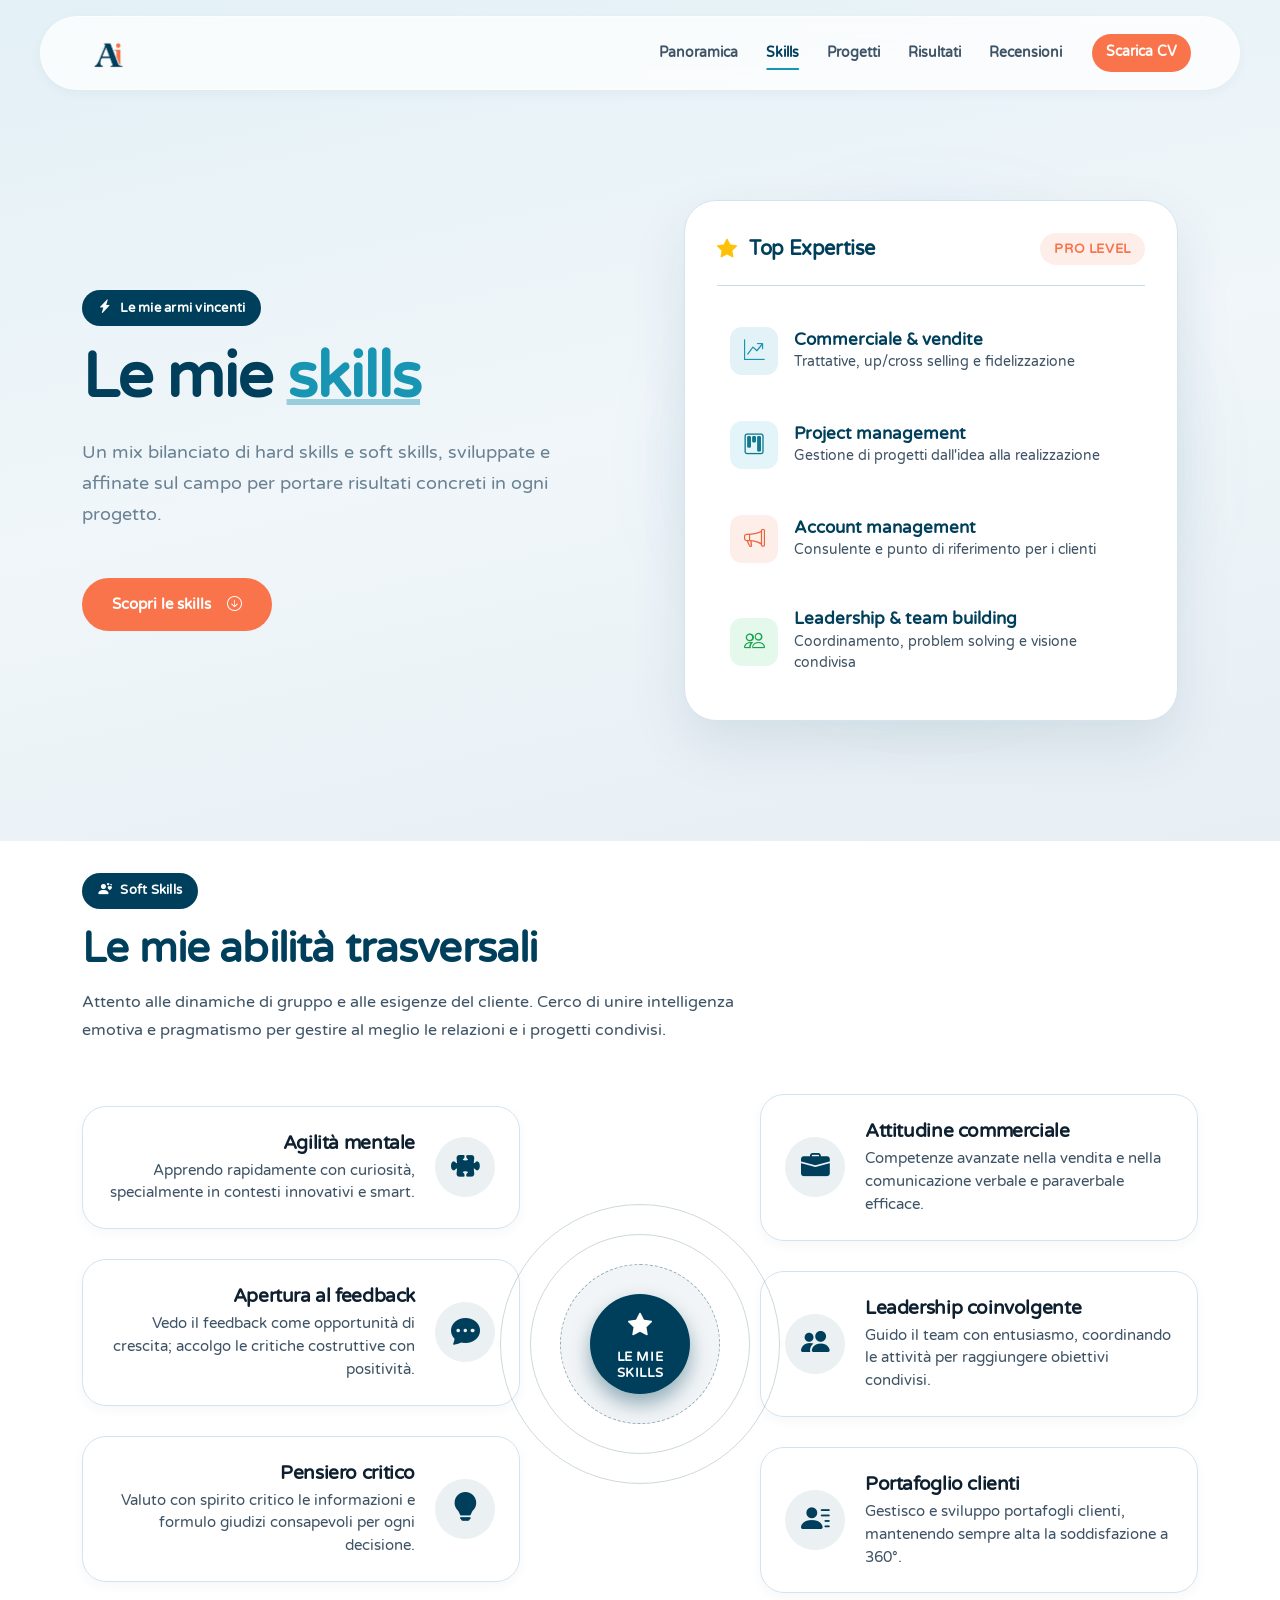
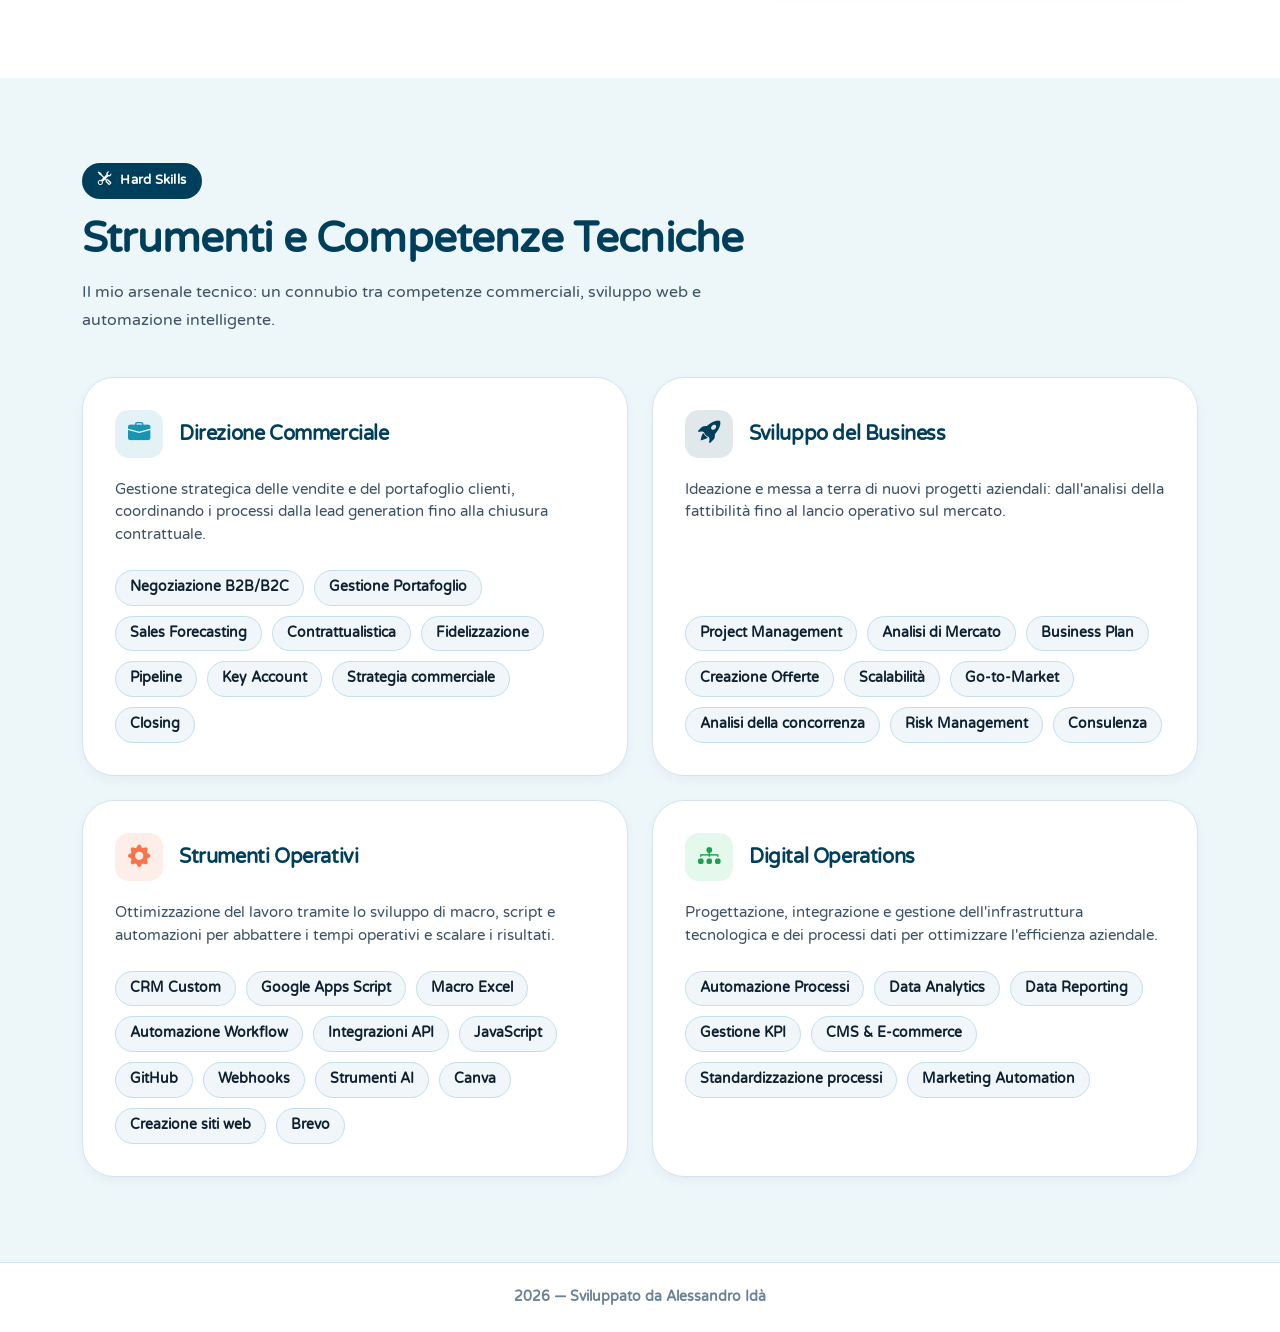
<file: skills.html>
<!DOCTYPE html>
<html lang="it">

<head>
    <meta charset="utf-8">
    <meta name="viewport" content="width=device-width, initial-scale=1.0">
    <title>Skills | Idà Alessandro</title>
    <meta name="description" content="Le mie skills e competenze professionali.">
    <meta name="theme-color" content="#003f5b">
    <link href="https://fonts.googleapis.com" rel="preconnect">
    <link href="https://fonts.gstatic.com" rel="preconnect" crossorigin>
    <link href="https://fonts.googleapis.com/css2?family=Varela+Round&display=swap" rel="stylesheet">
    <link href="https://cdn.jsdelivr.net/npm/bootstrap@5.3.2/dist/css/bootstrap.min.css" rel="stylesheet">
    <link rel="stylesheet" href="https://cdn.jsdelivr.net/npm/bootstrap-icons@1.11.1/font/bootstrap-icons.css">
    <link href="https://unpkg.com/aos@2.3.1/dist/aos.css" rel="stylesheet">
    <link href="style.css" rel="stylesheet">
</head>

<body>

    <!-- ═══════════════════════════════════════════════════════════════
     NAVBAR — Floating Glassmorphism Pill
     ═══════════════════════════════════════════════════════════════ -->
    <div class="nav-wrapper">
        <nav id="navbar" class="navbar navbar-expand-lg navbar-floating">
            <div class="container-fluid px-4">
                <a class="navbar-brand" href="index.html"><img src="images/Logo Idà Alessandro.png" alt="IDÀ Logo"
                        style="height: 30px; width: auto;"></a>
                <button class="custom-hamburger d-lg-none" id="mobileMenuBtn">
                    <span></span><span></span><span></span>
                </button>
                <div class="d-none d-lg-block" id="navbarNav">
                    <ul class="navbar-nav ms-auto align-items-center">
                        <li class="nav-item"><a class="nav-link" href="index.html">Panoramica</a></li>
                        <li class="nav-item"><a class="nav-link active" href="skills.html">Skills</a></li>
                        <li class="nav-item"><a class="nav-link" href="progetti.html">Progetti</a></li>
                        <li class="nav-item"><a class="nav-link" href="risultati.html">Risultati</a></li>
                        <li class="nav-item"><a class="nav-link" href="recensioni.html">Recensioni</a></li>
                        <li class="nav-item ms-lg-3"><a class="nav-link nav-cta-btn" href="index.html#contatti">Scarica
                                CV</a></li>
                    </ul>
                </div>
            </div>
        </nav>
    </div>

    <!-- Mobile Sidebar Menu 3/4 -->
    <div class="mobile-sidebar-backdrop" id="sidebarBackdrop"></div>
    <div class="mobile-sidebar" id="mobileSidebar">
        <div class="msb-header">
            <span class="msb-logo"><img src="images/Logo Idà Alessandro.png" alt="IDÀ Logo"
                    style="height: 30px; width: auto;"></span>
            <button class="msb-close" id="mobileMenuClose"><i class="bi bi-x-lg"></i></button>
        </div>
        <nav class="msb-nav">
            <a href="index.html" class="msb-link">Panoramica</a>
            <a href="skills.html" class="msb-link active">Skills</a>
            <a href="progetti.html" class="msb-link">Progetti</a>
            <a href="risultati.html" class="msb-link">Risultati</a>
            <a href="recensioni.html" class="msb-link">Recensioni</a>
            <a href="index.html#contatti" class="msb-link cta">Scarica CV</a>
        </nav>
    </div>

    <!-- ═══════════════════════════════════════════════════════════════
     HERO — Page Header
     ═══════════════════════════════════════════════════════════════ -->
    <section class="page-hero modern-hero">
        <div class="container">
            <div class="row align-items-center g-5">
                <!-- Left: Text content -->
                <div class="col-lg-6" data-aos="fade-right">
                    <div class="kicker mb-3"><i class="bi bi-lightning-charge-fill"></i> Le mie armi vincenti</div>
                    <h1 class="display-3 fw-bold hero-title">Le mie <span
                            style="color: var(--second); text-decoration: underline; text-decoration-color: color-mix(in srgb, var(--second) 40%, transparent); text-decoration-thickness: 6px; text-underline-offset: 2px;">skills</span>
                    </h1>
                    <p class="hero-lead mt-4" style="font-size: 1.15rem; color: var(--text-muted); max-width: 550px;">
                        Un mix bilanciato di hard skills e soft skills, sviluppate e affinate sul campo per portare
                        risultati concreti in ogni progetto.
                    </p>
                    <div class="mt-5 d-flex gap-3">
                        <a href="#skills" class="btn-cta">Scopri le skills <i
                                class="bi bi-arrow-down-circle ms-2"></i></a>
                    </div>
                </div>

                <!-- Right: Visual Dashboard -->
                <div class="col-lg-6" data-aos="fade-left" data-aos-delay="100">
                    <div class="skill-bars-wrapper">
                        <div class="sb-card">
                            <div class="sb-header">
                                <h4 class="mb-0"><i class="bi bi-star-fill text-warning me-2"></i> Top Expertise</h4>
                                <span class="badge-pro">Pro Level</span>
                            </div>
                            <div class="sb-body">
                                <!-- Skill 1 -->
                                <div class="sb-item-alt">
                                    <div class="sb-icon-box box-1"><i class="bi bi-graph-up-arrow"></i></div>
                                    <div class="sb-info-alt">
                                        <span class="sb-name-alt">Commerciale & vendite</span>
                                        <span class="sb-desc-alt">Trattative, up/cross selling e fidelizzazione</span>
                                    </div>
                                </div>
                                <!-- Skill 2 -->
                                <div class="sb-item-alt">
                                    <div class="sb-icon-box box-2"><i class="bi bi-kanban"></i></div>
                                    <div class="sb-info-alt">
                                        <span class="sb-name-alt">Project management</span>
                                        <span class="sb-desc-alt">Gestione di progetti dall'idea alla
                                            realizzazione</span>
                                    </div>
                                </div>
                                <!-- Skill 3 -->
                                <div class="sb-item-alt">
                                    <div class="sb-icon-box box-3"><i class="bi bi-megaphone"></i></div>
                                    <div class="sb-info-alt">
                                        <span class="sb-name-alt">Account management</span>
                                        <span class="sb-desc-alt">Consulente e punto di riferimento per i clienti</span>
                                    </div>
                                </div>
                                <!-- Skill 4 -->
                                <div class="sb-item-alt">
                                    <div class="sb-icon-box box-4"><i class="bi bi-people"></i></div>
                                    <div class="sb-info-alt">
                                        <span class="sb-name-alt">Leadership & team building</span>
                                        <span class="sb-desc-alt">Coordinamento, problem solving e visione
                                            condivisa</span>
                                    </div>
                                </div>
                            </div>
                        </div>
                        <!-- Decoration -->
                        <div class="sb-glow"></div>
                    </div>
                </div>
            </div>
        </div>
    </section>

    <!-- ═══════════════════════════════════════════════════════════════
     SKILLS — Stacked orbit layout
     ═══════════════════════════════════════════════════════════════ -->
    <section id="skills" class="cv-section white" style="padding-top: 2rem;">
        <div class="container">
            <div class="section-header" data-aos="fade-up">
                <div class="kicker"><i class="bi bi-person-hearts"></i> Soft Skills</div>
                <h2>Le mie abilità trasversali</h2>
                <p>Attento alle dinamiche di gruppo e alle esigenze del cliente. Cerco di unire intelligenza emotiva e
                    pragmatismo per gestire al meglio le relazioni e i progetti condivisi.</p>
            </div>
            <div class="skills-hub-wrapper" data-aos="fade-up" data-aos-delay="80">
                <!-- LEFT COLUMN -->
                <div class="sh-col sh-left">
                    <div class="sh-item">
                        <div class="sh-text">
                            <h4>Agilità mentale</h4>
                            <p>Apprendo rapidamente con curiosità, specialmente in contesti innovativi e smart.</p>
                        </div>
                        <div class="sh-icon"><i class="bi bi-puzzle-fill"></i></div>
                    </div>
                    <div class="sh-item">
                        <div class="sh-text">
                            <h4>Apertura al feedback</h4>
                            <p>Vedo il feedback come opportunità di crescita; accolgo le critiche costruttive con
                                positività.</p>
                        </div>
                        <div class="sh-icon"><i class="bi bi-chat-dots-fill"></i></div>
                    </div>
                    <div class="sh-item">
                        <div class="sh-text">
                            <h4>Pensiero critico</h4>
                            <p>Valuto con spirito critico le informazioni e formulo giudizi consapevoli per ogni
                                decisione.</p>
                        </div>
                        <div class="sh-icon"><i class="bi bi-lightbulb-fill"></i></div>
                    </div>
                </div>

                <!-- CENTER CORE -->
                <div class="sh-center d-none d-lg-flex">
                    <div class="sh-core">
                        <div class="core-inner">
                            <i class="bi bi-star-fill"></i>
                            <span>Le Mie<br>Skills</span>
                        </div>
                    </div>
                </div>

                <!-- RIGHT COLUMN -->
                <div class="sh-col sh-right">
                    <div class="sh-item">
                        <div class="sh-icon"><i class="bi bi-briefcase-fill"></i></div>
                        <div class="sh-text">
                            <h4>Attitudine commerciale</h4>
                            <p>Competenze avanzate nella vendita e nella comunicazione verbale e paraverbale efficace.
                            </p>
                        </div>
                    </div>
                    <div class="sh-item">
                        <div class="sh-icon"><i class="bi bi-people-fill"></i></div>
                        <div class="sh-text">
                            <h4>Leadership coinvolgente</h4>
                            <p>Guido il team con entusiasmo, coordinando le attività per raggiungere obiettivi
                                condivisi.</p>
                        </div>
                    </div>
                    <div class="sh-item">
                        <div class="sh-icon"><i class="bi bi-person-lines-fill"></i></div>
                        <div class="sh-text">
                            <h4>Portafoglio clienti</h4>
                            <p>Gestisco e sviluppo portafogli clienti, mantenendo sempre alta la soddisfazione a 360°.
                            </p>
                        </div>
                    </div>
                </div>
            </div>
        </div>
    </section>


    <!-- ═══════════════════════════════════════════════════════════════
     HARD SKILLS — Bento Grid
     ═══════════════════════════════════════════════════════════════ -->
    <section id="hard-skills" class="cv-section soft">
        <div class="container">
            <div class="section-header" data-aos="fade-up">
                <div class="kicker"><i class="bi bi-tools"></i> Hard Skills</div>
                <h2>Strumenti e Competenze Tecniche</h2>
                <p>Il mio arsenale tecnico: un connubio tra competenze commerciali, sviluppo web e automazione
                    intelligente.</p>
            </div>

            <div class="hs-bento-grid">

                <!-- Card 1: Direzione Commerciale -->
                <div class="hs-card" data-aos="fade-up" data-aos-delay="100">
                    <div class="hs-header">
                        <div class="hs-icon"
                            style="background: color-mix(in srgb, var(--second) 12%, white); color: var(--second)"><i
                                class="bi bi-briefcase-fill"></i></div>
                        <h3>Direzione Commerciale</h3>
                    </div>
                    <p class="hs-desc">Gestione strategica delle vendite e del portafoglio clienti, coordinando i
                        processi dalla lead generation fino alla chiusura contrattuale.</p>
                    <div class="hs-tags">
                        <span>Negoziazione B2B/B2C</span>
                        <span>Gestione Portafoglio</span>
                        <span>Sales Forecasting</span>
                        <span>Contrattualistica</span>
                        <span>Fidelizzazione</span>
                        <span>Pipeline</span>
                        <span>Key Account</span>
                        <span>Strategia commerciale</span>
                        <span>Closing</span>
                    </div>
                </div>

                <!-- Card 2: Sviluppo del Business -->
                <div class="hs-card" data-aos="fade-up" data-aos-delay="200">
                    <div class="hs-header">
                        <div class="hs-icon"
                            style="background: color-mix(in srgb, var(--main) 12%, white); color: var(--main)"><i
                                class="bi bi-rocket-takeoff-fill"></i></div>
                        <h3>Sviluppo del Business</h3>
                    </div>
                    <p class="hs-desc">Ideazione e messa a terra di nuovi progetti aziendali: dall'analisi della
                        fattibilità fino al lancio operativo sul mercato.</p>
                    <div class="hs-tags">
                        <span>Project Management</span>
                        <span>Analisi di Mercato</span>
                        <span>Business Plan</span>
                        <span>Creazione Offerte</span>
                        <span>Scalabilità</span>
                        <span>Go-to-Market</span>
                        <span>Analisi della concorrenza</span>
                        <span>Risk Management</span>
                        <span>Consulenza</span>
                    </div>
                </div>

                <!-- Card 3: Strumenti Operativi -->
                <div class="hs-card" data-aos="fade-up" data-aos-delay="300">
                    <div class="hs-header">
                        <div class="hs-icon"
                            style="background: color-mix(in srgb, var(--cta) 12%, white); color: var(--cta)"><i
                                class="bi bi-gear-fill"></i></div>
                        <h3>Strumenti Operativi</h3>
                    </div>
                    <p class="hs-desc">Ottimizzazione del lavoro tramite lo sviluppo di macro, script e automazioni per
                        abbattere i tempi operativi e scalare i risultati.</p>
                    <div class="hs-tags">
                        <span>CRM Custom</span>
                        <span>Google Apps Script</span>
                        <span>Macro Excel</span>
                        <span>Automazione Workflow</span>
                        <span>Integrazioni API</span>
                        <span>JavaScript</span>
                        <span>GitHub</span>
                        <span>Webhooks</span>
                        <span>Strumenti AI</span>
                        <span>Canva</span>
                        <span>Creazione siti web</span>
                        <span>Brevo</span>
                    </div>
                </div>

                <!-- Card 4: Digital Operations -->
                <div class="hs-card" data-aos="fade-up" data-aos-delay="400">
                    <div class="hs-header">
                        <div class="hs-icon" style="background: color-mix(in srgb, #22c55e 12%, white); color: #16a34a">
                            <i class="bi bi-diagram-3-fill"></i></div>
                        <h3>Digital Operations</h3>
                    </div>
                    <p class="hs-desc" style="flex-grow: 0;">Progettazione, integrazione e gestione dell'infrastruttura
                        tecnologica e dei processi dati per ottimizzare l'efficienza aziendale.</p>
                    <div class="hs-tags" style="margin-bottom: auto;">
                        <span>Automazione Processi</span>
                        <span>Data Analytics</span>
                        <span>Data Reporting</span>
                        <span>Gestione KPI</span>
                        <span>CMS & E-commerce</span>
                        <span>Standardizzazione processi</span>
                        <span>Marketing Automation</span>
                    </div>
                </div>

            </div>
        </div>
    </section>

    <!-- Footer -->
    <footer>
        <div class="container">
            <p class="mb-0">
                <script>document.write(new Date().getFullYear())</script> — Sviluppato da Alessandro Idà
            </p>
        </div>
    </footer>

    <!-- ═══════════════════════════════════════════════════════════════
     SCROLL TO TOP
     ═══════════════════════════════════════════════════════════════ -->
    <a href="#" class="scroll-top-btn" id="scrollTopBtn"><i class="bi bi-arrow-up"></i></a>

    <script src="https://cdn.jsdelivr.net/npm/bootstrap@5.3.2/dist/js/bootstrap.bundle.min.js"></script>
    <script src="https://unpkg.com/aos@2.3.1/dist/aos.js"></script>
    <script src="main.js"></script>

</body>

</html>
</file>
<file: style.css>
@charset "UTF-8";

/* ==========================================================================
   DESIGN SYSTEM v3 — Idà Alessandro Portfolio
   Radical redesign inspired by Everoo.ai design patterns
   Palette: Main #003f5b · Second #1895b2 · CTA #f9744a
   ========================================================================== */

:root {
    --main: #003f5b;
    --main-dark: #002a3d;
    --main-light: #00567d;
    --second: #1895b2;
    --second-dark: #13788f;
    --second-light: #1caed0;
    --cta: #f9744a;
    --cta-hover: #e8633b;
    --cta-light: #ffa07a;

    --page-bg: #f0f6fa;
    --card-bg: #ffffff;
    --card-bg-soft: color-mix(in srgb, var(--second) 6%, white);
    --section-soft: color-mix(in srgb, var(--second) 5%, #f8fbfd);

    --text-primary: #0e1f2f;
    --text-secondary: #3e5365;
    --text-muted: #6a8294;
    --text-white: #ffffff;

    --border-light: #d4e3ed;
    --border-soft: color-mix(in srgb, var(--second) 18%, #e8f0f5);
    --border-accent: color-mix(in srgb, var(--second) 30%, transparent);

    --shadow-sm: 0 4px 12px rgba(0, 63, 91, 0.04);
    --shadow-md: 0 12px 32px rgba(0, 63, 91, 0.07);
    --shadow-lg: 0 24px 56px rgba(0, 63, 91, 0.10);
    --shadow-xl: 0 32px 72px rgba(0, 63, 91, 0.12);

    --radius-sm: 10px;
    --radius-md: 16px;
    --radius-lg: 24px;
    --radius-xl: 32px;
    --radius-pill: 999px;

    --ease-out: cubic-bezier(0.22, 1, 0.36, 1);
    --ease-spring: cubic-bezier(0.34, 1.56, 0.64, 1);

    --font-primary: 'Varela Round', sans-serif;
}

*, *::before, *::after { box-sizing: border-box; }
html { scroll-behavior: smooth; }

body {
    font-family: var(--font-primary);
    font-size: 16px;
    line-height: 1.6;
    color: var(--text-primary);
    background: var(--page-bg);
    overflow-x: hidden;
    -webkit-font-smoothing: antialiased;
}

h1, h2, h3, h4, h5, h6 {
    font-weight: 800;
    color: var(--text-primary);
    letter-spacing: -0.02em;
    line-height: 1.2;
}

a { color: var(--second); text-decoration: none; transition: color 0.3s var(--ease-out); }
a:hover { color: var(--second-dark); }

::selection {
    background: color-mix(in srgb, var(--second) 22%, transparent);
    color: var(--main);
}


/* ==========================================================================
   KICKER / BADGE
   ========================================================================== */

.kicker {
    display: inline-flex;
    width: max-content;
    align-items: center;
    gap: 8px;
    padding: 7px 16px;
    border-radius: var(--radius-pill);
    background: var(--main);
    color: var(--text-white);
    font-size: 0.8rem;
    font-weight: 800;
    letter-spacing: 0.02em;
    margin-bottom: 16px;
}

.kicker i { font-size: 0.85rem; }

.kicker.on-dark {
    background: rgba(255,255,255,0.12);
    color: rgba(255,255,255,0.9);
}


/* ==========================================================================
   SECTION HEADER
   ========================================================================== */

.section-header {
    margin-bottom: 42px;
}

.section-header h2 {
    font-size: clamp(1.9rem, 3.5vw, 2.6rem);
    line-height: 1.2;
    margin-bottom: 14px;
    color: var(--main);
}

.section-header p {
    max-width: 700px;
    color: var(--text-secondary);
    font-size: 1.02rem;
    line-height: 1.7;
    font-weight: 500;
    margin-bottom: 0;
}

.section-header.center { text-align: center; }
.section-header.center p { margin-left: auto; margin-right: auto; }
.section-header.on-dark h2 { color: var(--text-white); }
.section-header.on-dark p { color: rgba(255,255,255,0.72); }


/* ==========================================================================
   BUTTONS — no shadow on CTA per spec
   ========================================================================== */

.btn-cta {
    display: inline-flex; align-items: center; justify-content: center; gap: 8px;
    padding: 14px 30px; border-radius: var(--radius-pill);
    font-weight: 700; font-size: 0.95rem; border: none; cursor: pointer;
    transition: all 0.35s var(--ease-out);
    background: var(--cta); color: var(--text-white); text-decoration: none;
}
.btn-cta:hover { background: var(--cta-hover); color: var(--text-white); transform: translateY(-2px); }

.btn-outline {
    display: inline-flex; align-items: center; justify-content: center; gap: 8px;
    padding: 14px 30px; border-radius: var(--radius-pill);
    font-weight: 700; font-size: 0.95rem;
    border: 2px solid var(--border-light); background: transparent;
    color: var(--main); cursor: pointer;
    transition: all 0.35s var(--ease-out); text-decoration: none;
}
.btn-outline:hover { border-color: var(--second); color: var(--second); background: color-mix(in srgb, var(--second) 4%, white); }

.btn-outline-white {
    display: inline-flex; align-items: center; justify-content: center; gap: 8px;
    padding: 14px 30px; border-radius: var(--radius-pill);
    font-weight: 700; font-size: 0.95rem;
    border: 2px solid rgba(255,255,255,0.3); background: transparent;
    color: var(--text-white); cursor: pointer;
    transition: all 0.35s var(--ease-out); text-decoration: none;
}
.btn-outline-white:hover { border-color: rgba(255,255,255,0.6); background: rgba(255,255,255,0.1); color: var(--text-white); }

.btn-cta-white {
    display: inline-flex; align-items: center; justify-content: center; gap: 8px;
    padding: 14px 30px; border-radius: var(--radius-pill);
    font-weight: 700; font-size: 0.95rem; border: none; cursor: pointer;
    transition: all 0.35s var(--ease-out);
    background: rgba(255,255,255,0.15); color: var(--text-white); text-decoration: none;
    border: 1px solid rgba(255,255,255,0.2);
}
.btn-cta-white:hover { background: rgba(255,255,255,0.25); color: var(--text-white); }


/* ==========================================================================
   NAVBAR
   ========================================================================== */

.nav-wrapper {
    position: fixed; top: 16px; left: 0; right: 0; z-index: 100;
    padding: 0 16px; pointer-events: none;
}
.navbar-floating {
    background: rgba(255,255,255,0.75); backdrop-filter: blur(16px); -webkit-backdrop-filter: blur(16px);
    border: 1px solid rgba(255,255,255,0.4); border-radius: var(--radius-pill);
    padding: 12px 24px; box-shadow: var(--shadow-sm); pointer-events: auto;
    max-width: 1200px; margin: 0 auto; transition: all 0.4s var(--ease-out);
}
.navbar-floating.scrolled {
    background: rgba(255,255,255,0.95); box-shadow: var(--shadow-md); padding: 8px 24px;
}
.navbar-brand { font-weight: 900; font-size: 1.5rem; color: var(--main) !important; letter-spacing: -0.03em; }
.navbar-brand span { color: var(--cta); }

.navbar-floating .nav-link {
    font-weight: 600; font-size: 0.88rem; color: var(--text-secondary);
    padding: 8px 14px !important; border-radius: var(--radius-sm);
    transition: all 0.3s var(--ease-out); position: relative;
}
.navbar-floating .nav-link:hover, .navbar-floating .nav-link.active {
    color: var(--main);
}
.navbar-floating .nav-link::after {
    content: ''; position: absolute; bottom: 2px; left: 50%;
    width: 0; height: 2px; background: var(--second);
    border-radius: 2px; transition: all 0.3s var(--ease-out);
    transform: translateX(-50%);
}
.navbar-floating .nav-link:hover::after, .navbar-floating .nav-link.active::after { width: 55%; }

.nav-cta-btn {
    padding: 9px 22px !important; background: var(--cta) !important;
    color: var(--text-white) !important; border-radius: var(--radius-pill) !important;
    font-weight: 700 !important; font-size: 0.85rem !important;
}
.nav-cta-btn:hover { background: var(--cta-hover) !important; }
.nav-cta-btn::after { display: none !important; }


/* ==========================================================================
   HERO — BENTO GRID LAYOUT
   ========================================================================== */

.hero.bento-hero {
    padding: 140px 0 80px;
    background: linear-gradient(168deg,
        color-mix(in srgb, var(--second) 6%, var(--page-bg)) 0%,
        var(--page-bg) 50%,
        color-mix(in srgb, var(--main) 4%, var(--page-bg)) 100%);
    position: relative; overflow: hidden;
}

.hero.bento-hero::before {
    content: ''; position: absolute; top: -200px; right: -200px;
    width: 600px; height: 600px;
    background: radial-gradient(circle, color-mix(in srgb, var(--second) 10%, transparent), transparent 70%);
    pointer-events: none;
}

.bento-hero-grid {
    display: grid;
    grid-template-columns: repeat(24, minmax(0, 1fr));
    gap: 16px;
    align-items: stretch;
}

.bh-cell {
    background: rgba(255, 255, 255, 0.85);
    backdrop-filter: blur(12px); -webkit-backdrop-filter: blur(12px);
    border: 1px solid var(--border-light);
    border-radius: var(--radius-xl);
    padding: 38px;
    box-shadow: var(--shadow-sm);
    transition: all 0.4s var(--ease-out);
    display: flex; flex-direction: column;
}
.bh-cell:hover {
    box-shadow: var(--shadow-md); transform: translateY(-3px); border-color: var(--border-accent);
}

/* Main typography cell */
.bh-main { grid-column: span 14; grid-row: span 2; padding: 50px; justify-content: center; }
.hero-pain-line { color: var(--second); font-size: clamp(1.05rem, 1.8vw, 1.15rem); font-weight: 800; line-height: 1.4; margin: 0 0 16px; }
.hero.bento-hero h1 { font-size: clamp(2.4rem, 4.5vw, 3.6rem); line-height: 1.08; margin-bottom: 18px; letter-spacing: -0.03em; color: var(--main); }
.hero.bento-hero h1 em { font-style: normal; color: var(--second); position: relative; }
.hero.bento-hero h1 em::after { content: ''; position: absolute; bottom: 2px; left: 0; width: 100%; height: 6px; background: color-mix(in srgb, var(--second) 18%, transparent); border-radius: 4px; }
.hero-lead { color: var(--text-secondary); font-size: clamp(0.95rem, 1.4vw, 1.05rem); line-height: 1.7; font-weight: 500; margin-bottom: 0; max-width: 580px; }

/* Profile cell */
.bh-profile { grid-column: span 10; background: linear-gradient(135deg, var(--main) 0%, var(--main-dark) 100%); color: #fff; padding: 34px; border-color: var(--main-dark); position: relative; overflow: hidden; }
.bh-profile:hover { border-color: var(--second); }
.bh-profile::after { content: ''; position: absolute; right: -30px; bottom: -30px; width: 150px; height: 150px; border-radius: 50%; background: radial-gradient(circle, rgba(255,255,255,0.06), transparent 60%); pointer-events: none; }
.bh-profile-top { display: flex; align-items: center; gap: 18px; position: relative; z-index: 2; }
.bh-avatar { position: relative; width: 72px; height: 72px; border-radius: 20px; padding: 3px; background: rgba(255,255,255,0.15); backdrop-filter: blur(4px); flex-shrink: 0; }
.bh-avatar img { width: 100%; height: 100%; object-fit: cover; border-radius: 16px; }
.bh-status-dot { position: absolute; bottom: -2px; right: -2px; width: 16px; height: 16px; border-radius: 50%; background: #22c55e; border: 3px solid var(--main-dark); }
.bh-profile-info strong { display: block; font-size: 1.3rem; font-weight: 800; line-height: 1.2; margin-bottom: 4px; }
.bh-profile-info span { color: rgba(255,255,255,0.75); font-size: 0.9rem; font-weight: 600; }
.bh-profile-tags { display: flex; flex-direction: column; gap: 8px; position: relative; z-index: 2; }
.bh-tag { display: inline-flex; align-items: center; gap: 8px; padding: 10px 14px; background: rgba(255,255,255,0.08); border-radius: 12px; font-size: 0.85rem; font-weight: 600; border: 1px solid rgba(255,255,255,0.1); width: fit-content; }
.bh-tag i { color: var(--cta); font-size: 1.05rem; }

/* Stat Cells */
.bh-stat { grid-column: span 5; padding: 26px; justify-content: flex-start; position: relative; overflow: hidden; }
.bh-stat-icon { width: 44px; height: 44px; border-radius: 12px; background: color-mix(in srgb, var(--second) 12%, white); color: var(--second); display: flex; align-items: center; justify-content: center; font-size: 1.2rem; margin-bottom: 16px; }
.stat-revenue { background: color-mix(in srgb, var(--second) 5%, #fff); }
.stat-revenue .bh-stat-icon { background: var(--second); color: #fff; }
.bh-stat-data h3 { font-size: 1.8rem; font-weight: 900; color: var(--main); line-height: 1; margin: 0 0 6px; }
.bh-stat-data h4 { font-size: 1.1rem; color: var(--main); margin: 0 0 4px; line-height: 1.2; }
.bh-stat-data p { font-size: 0.82rem; color: var(--text-secondary); line-height: 1.4; margin: 0; font-weight: 600; }

.bh-stat-chart { display: flex; align-items: flex-end; gap: 6px; height: 32px; margin-top: auto; }
.bh-stat-chart .bar { flex: 1; border-radius: 4px 4px 0 0; background: color-mix(in srgb, var(--second) 20%, transparent); transition: all 0.4s; }
.bh-stat-chart .bar-1 { height: 40%; }
.bh-stat-chart .bar-2 { height: 75%; }
.bh-stat-chart .bar-3 { height: 100%; background: var(--second); }

.bh-stat-top { display: flex; justify-content: space-between; align-items: flex-start; }
.bh-avatars { display: flex; }
.bh-avatars span { width: 34px; height: 34px; border-radius: 50%; background: var(--card-bg); border: 2px solid #fff; display: flex; align-items: center; justify-content: center; font-size: 0.85rem; color: var(--text-muted); box-shadow: var(--shadow-sm); margin-left: -10px; position: relative; }
.bh-avatars span:first-child { margin-left: 0; z-index: 2; }
.bh-avatars span:last-child { z-index: 1; background: color-mix(in srgb, var(--second) 10%, #fff); color: var(--second); }


/* ==========================================================================
   SECTION — base
   ========================================================================== */

.cv-section { padding: 85px 0; position: relative; }
.cv-section.soft { background: var(--section-soft); }
.cv-section.white { background: var(--card-bg); }
.cv-section.white + .cv-section.white { border-top: 1px solid var(--border-light); }


/* ==========================================================================
   CHI SONO — 3 cards with accent-top + side-by-side Mission/Vision/Context
   Then "Before / After" rows for objectives (Everoo pattern)
   ========================================================================== */

.vision-card {
    height: 100%; border: 1px solid var(--border-light);
    border-top: 4px solid var(--second);
    border-radius: var(--radius-lg); background: var(--card-bg);
    padding: 32px; box-shadow: var(--shadow-sm);
    transition: all 0.35s var(--ease-out);
}
.vision-card:hover { box-shadow: var(--shadow-md); transform: translateY(-4px); border-top-color: var(--main); }

.vision-icon {
    display: inline-flex; align-items: center; justify-content: center;
    width: 52px; height: 52px; border-radius: var(--radius-md);
    background: color-mix(in srgb, var(--second) 10%, white);
    color: var(--second); font-size: 1.5rem; margin-bottom: 18px;
    transition: all 0.35s var(--ease-out);
}
.vision-card:hover .vision-icon { background: var(--second); color: #fff; transform: scale(1.06); }

.vision-card h3 { font-size: 1.25rem; margin-bottom: 10px; color: var(--main); }
.vision-card p { color: var(--text-secondary); font-size: 0.92rem; line-height: 1.65; margin: 0; }

/* Before / After rows */
.ba-list { display: flex; flex-direction: column; gap: 24px; }
.ba-container {
    border: 1px solid #dde6f2; border-radius: 18px;
    background: #fff; box-shadow: var(--shadow-sm); overflow: hidden;
}
.ba-header {
    background: #fff; padding: 14px 22px;
    font-weight: 800; color: var(--main);
    border-bottom: 1px solid #dde6f2; font-size: 1.1rem;
}
.ba-row {
    display: grid; grid-template-columns: repeat(2, minmax(0, 1fr));
}
.ba-cell { padding: 18px 22px; }
.ba-cell.before { border-right: 1px solid #ecdfe4; background: #fff9f9; }
.ba-cell.after { background: #f2fbf6; }

.ba-pill {
    display: inline-flex; align-items: center; margin-bottom: 10px;
    border: 1px solid currentColor; border-radius: var(--radius-pill);
    padding: 4px 12px; font-size: 0.7rem; font-weight: 800; text-transform: uppercase;
}
.ba-cell.before .ba-pill { background: #fff2f2; color: #cf5555; }
.ba-cell.after .ba-pill { background: #e9f7ed; color: #4c9462; }
.ba-cell p { margin: 0; color: var(--text-secondary); font-size: 0.9rem; font-weight: 500; line-height: 1.55; }


/* ==========================================================================
   SKILLS — Bento Grid
   ========================================================================== */

.skills-bento-grid {
    display: grid; grid-template-columns: repeat(3, minmax(0, 1fr)); gap: 20px;
}
.skill-card-new {
    background: var(--card-bg); border-radius: var(--radius-lg); padding: 32px;
    border: 1px solid var(--border-light); box-shadow: var(--shadow-sm);
    transition: all 0.35s var(--ease-out);
    display: flex; flex-direction: column;
}
.skill-card-new:hover { transform: translateY(-4px); box-shadow: var(--shadow-md); border-color: var(--second); }

.sc-header { display: flex; justify-content: space-between; align-items: flex-start; margin-bottom: 24px; }
.sc-badge {
    display: inline-flex; align-items: center; justify-content: center;
    width: 40px; height: 40px; border-radius: 50%;
    background: var(--main); color: #fff; font-weight: 900; font-size: 1.1rem;
}
.sc-icon {
    display: inline-flex; align-items: center; justify-content: center;
    width: 48px; height: 48px; border-radius: 14px;
    background: color-mix(in srgb, var(--second) 10%, white); color: var(--second);
    font-size: 1.4rem; transition: all 0.3s;
}
.skill-card-new:hover .sc-icon { background: var(--second); color: #fff; transform: rotate(-5deg); }

.skill-card-new h4 { font-size: 1.15rem; color: var(--main); margin-bottom: 12px; }
.skill-card-new p { color: var(--text-secondary); font-size: 0.95rem; line-height: 1.6; margin: 0; }


/* ==========================================================================
   TASK — Interactive tab explorer
   ========================================================================== */

.task-explorer {
    display: grid;
    grid-template-columns: minmax(280px, 30%) 1fr;
    gap: 16px; align-items: stretch;
    background: var(--card-bg-soft);
    border-radius: var(--radius-xl);
    overflow: hidden;
    border: 1px solid var(--border-light);
    box-shadow: var(--shadow-md);
}

.task-tabs {
    display: flex; flex-direction: column;
    background: var(--card-bg); border-right: 1px solid var(--border-light);
    padding: 0;
}

.task-tab {
    display: flex; align-items: center; gap: 14px;
    padding: 24px 20px; border: none; background: transparent;
    text-align: left; cursor: pointer; position: relative;
    transition: all 0.25s var(--ease-out);
    border-left: 3px solid transparent;
    flex: 1;
}
.task-tab:hover { background: var(--section-soft); }
.task-tab.active {
    background: color-mix(in srgb, var(--second) 6%, #fff);
    border-left-color: var(--second);
}
.task-tab strong { display: block; font-size: 0.95rem; color: var(--main); line-height: 1.2; }
.task-tab span { display: block; font-size: 0.82rem; color: var(--text-muted); margin-top: 4px; }

.task-tab-icon {
    flex-shrink: 0; width: 44px; height: 44px; border-radius: 12px;
    background: color-mix(in srgb, var(--second) 10%, white);
    color: var(--second); display: flex; align-items: center; justify-content: center;
    font-size: 1.15rem; transition: all 0.25s;
}
.task-tab.active .task-tab-icon { background: var(--second); color: #fff; }

.task-tab-arrow { margin-left: auto; font-size: 0.75rem; color: var(--text-muted); opacity: 0; transition: opacity 0.25s; }
.task-tab.active .task-tab-arrow, .task-tab:hover .task-tab-arrow { opacity: 1; }

/* Detail panel */
.task-detail { padding: 36px; min-height: 380px; }

.task-panel { display: none; animation: fadeIn 0.3s ease; }
.task-panel.active { display: block; }
@keyframes fadeIn { from { opacity: 0; transform: translateY(8px); } to { opacity: 1; transform: translateY(0); } }

.tp-head { display: flex; gap: 16px; align-items: flex-start; margin-bottom: 28px; }
.tp-icon {
    flex-shrink: 0; width: 52px; height: 52px; border-radius: 16px;
    background: color-mix(in srgb, var(--second) 10%, white);
    color: var(--second); display: flex; align-items: center; justify-content: center;
    font-size: 1.4rem;
}
.tp-head h3 { margin: 0 0 4px; font-size: 1.5rem; color: var(--main); }
.tp-sub { margin: 0; color: var(--text-muted); font-size: 0.9rem; font-weight: 600; }

.tp-items { display: flex; flex-direction: column; gap: 14px; margin-bottom: 0; }
.tp-item-grid { display: grid; grid-template-columns: repeat(2, minmax(0, 1fr)); gap: 16px; margin-bottom: 0; }
.tp-item {
    display: flex; gap: 12px; align-items: flex-start;
    font-size: 0.9rem; color: var(--text-secondary); font-weight: 600; line-height: 1.4;
    background: #fff; border: 1px solid var(--border-soft); padding: 12px 16px; border-radius: var(--radius-md);
}
.tp-item i { color: var(--second); font-size: 1rem; flex-shrink: 0; margin-top: 2px; }
.tp-item span { flex: 1; }

.tp-tags { display: flex; flex-wrap: wrap; gap: 8px; }
.tp-tags span {
    display: inline-flex; padding: 6px 14px; border-radius: var(--radius-pill);
    background: color-mix(in srgb, var(--second) 8%, white);
    border: 1px solid color-mix(in srgb, var(--second) 18%, transparent);
    color: var(--second); font-size: 0.78rem; font-weight: 700;
}


/* ==========================================================================
   PROJECTS — Zigzag Timeline
   ========================================================================== */

.timeline-projects { position: relative; max-width: 1000px; margin: 0 auto; padding: 40px 0; }
.tp-line {
    position: absolute; left: 50%; top: 0; bottom: 0; width: 2px;
    background: repeating-linear-gradient(to bottom, var(--second) 0, var(--second) 10px, transparent 10px, transparent 20px);
    transform: translateX(-50%); z-index: 1; opacity: 0.5;
}

.tp-node { display: flex; justify-content: space-between; align-items: center; margin-bottom: 60px; position: relative; z-index: 2; width: 100%; }
.tp-node:last-child { margin-bottom: 0; }

.tp-circle {
    position: absolute; left: 50%; top: 50%; transform: translate(-50%, -50%);
    width: 64px; height: 64px; border-radius: 50%; background: #fff;
    border: 3px solid var(--main); color: var(--main);
    display: flex; align-items: center; justify-content: center;
    font-weight: 900; font-size: 1.4rem; box-shadow: 0 0 0 8px var(--section-soft); z-index: 3;
    transition: all 0.3s;
}

.tp-card { width: calc(50% - 60px); }
.tp-card.left { padding-right: 20px; text-align: right; }
.tp-card.right { margin-left: auto; padding-left: 20px; text-align: left; }

.tp-content {
    background: var(--card-bg); padding: 32px; border-radius: var(--radius-lg);
    border: 1px solid var(--border-light); box-shadow: var(--shadow-sm); transition: all 0.3s;
}
.tp-node:hover .tp-content { transform: translateY(-4px); box-shadow: var(--shadow-md); border-color: var(--second); }
.tp-node:hover .tp-circle { background: var(--main); color: #fff; border-color: var(--main); box-shadow: 0 0 0 8px color-mix(in srgb, var(--main) 10%, white); }

.tp-content h4 { color: var(--main); font-size: 1.25rem; margin-bottom: 12px; }
.tp-content p { color: var(--text-secondary); margin: 0; font-size: 0.95rem; line-height: 1.6; }


/* ==========================================================================
   STARTUP — Accordion (Everoo FAQ style)
   ========================================================================== */

.startup-accordion .accordion-item {
    border: 1px solid var(--border-light);
    border-radius: var(--radius-md) !important;
    margin-bottom: 10px;
    overflow: hidden;
}

.startup-accordion .accordion-button {
    font-weight: 700; font-size: 0.95rem; color: var(--main);
    background: var(--card-bg-soft);
    padding: 18px 22px;
    box-shadow: none !important;
}
.startup-accordion .accordion-button:not(.collapsed) {
    color: var(--text-white);
    background: var(--second);
}
.startup-accordion .accordion-button::after {
    filter: brightness(0) saturate(100%) invert(38%) sepia(62%) saturate(610%) hue-rotate(155deg);
}
.startup-accordion .accordion-button:not(.collapsed)::after {
    filter: brightness(0) invert(1);
}
.startup-accordion .accordion-body {
    padding: 18px 22px;
    color: var(--text-secondary);
    font-size: 0.92rem;
    line-height: 1.7;
}

/* Flow chips for startup */
.flow-chips { display: flex; flex-wrap: wrap; gap: 9px; }
.flow-chips span {
    display: inline-flex; align-items: center; gap: 6px;
    border: 1px solid color-mix(in srgb, var(--second) 20%, rgba(255,255,255,0.7));
    border-radius: var(--radius-pill); background: rgba(255,255,255,0.78);
    padding: 7px 13px; color: var(--text-primary);
    font-size: 0.82rem; font-weight: 750;
    transition: all 0.3s var(--ease-out);
}
.flow-chips span:hover { border-color: var(--second); background: color-mix(in srgb, var(--second) 6%, white); }
.flow-chips i { color: var(--second); font-size: 0.88rem; }


/* ==========================================================================
   IDEA BANNER — gradient full-width
   ========================================================================== */

.idea-banner {
    padding: 100px 0;
    background: linear-gradient(135deg, var(--main) 0%, var(--main-light) 40%, var(--second-dark) 100%);
    color: var(--text-white); text-align: center;
    position: relative; overflow: hidden;
}
.idea-banner::before {
    content: ''; position: absolute; top: -40%; left: -40%;
    width: 180%; height: 180%;
    background: radial-gradient(circle at 30% 50%, rgba(255,255,255,0.07) 0%, transparent 55%);
    pointer-events: none;
}
.idea-banner::after {
    content: ''; position: absolute; bottom: -25%; right: -15%;
    width: 450px; height: 450px;
    background: radial-gradient(circle, rgba(249,116,74,0.14) 0%, transparent 60%);
    pointer-events: none;
}

.idea-words {
    display: flex; justify-content: center; gap: 16px;
    margin-bottom: 28px; position: relative; z-index: 2;
}
.idea-words span {
    font-size: clamp(1.7rem, 3.5vw, 2.8rem); font-weight: 900; letter-spacing: 1px;
    background: rgba(255,255,255,0.12); padding: 10px 26px;
    border-radius: var(--radius-pill); backdrop-filter: blur(6px);
    border: 1px solid rgba(255,255,255,0.12);
}
.idea-text {
    font-size: 1.08rem; max-width: 760px; margin: 0 auto;
    line-height: 1.8; position: relative; z-index: 2;
    font-weight: 500; color: rgba(255,255,255,0.85);
}


/* ==========================================================================
   RESULTS — Window-mockup dashboard style
   ========================================================================== */

.results-dashboard {
    border-radius: var(--radius-xl);
    overflow: hidden; background: #fff;
    box-shadow: var(--shadow-xl);
    border: 1px solid var(--border-light);
}

.results-window-bar {
    display: flex; align-items: center; gap: 7px;
    padding: 0 18px; min-height: 40px;
    border-bottom: 1px solid var(--border-light);
    background: color-mix(in srgb, var(--second) 3%, #fff);
}
.results-window-bar span {
    width: 10px; height: 10px; border-radius: 50%;
}
.results-window-bar span:nth-child(1) { background: #ff605c; }
.results-window-bar span:nth-child(2) { background: #ffbd44; }
.results-window-bar span:nth-child(3) { background: #00ca4e; }

.results-body { padding: 32px; }

.results-tabs {
    display: flex; gap: 8px; margin-bottom: 28px; flex-wrap: wrap;
}
.results-tab {
    padding: 8px 18px; border-radius: var(--radius-pill);
    font-size: 0.82rem; font-weight: 700;
    border: 1px solid var(--border-light);
    background: transparent; color: var(--text-secondary); cursor: pointer;
    transition: all 0.3s var(--ease-out);
}
.results-tab.active, .results-tab:hover {
    background: var(--second); color: var(--text-white); border-color: var(--second);
}

/* Year columns inside dashboard */
.year-grid {
    display: grid; 
    grid-template-columns: repeat(1, minmax(0, 1fr));
    gap: 16px;
}
@media (min-width: 768px) {
    .year-grid { grid-template-columns: repeat(2, minmax(0, 1fr)); }
}
@media (min-width: 1200px) {
    .year-grid { grid-template-columns: repeat(4, minmax(0, 1fr)); }
}

.year-col {
    border: 1px solid var(--border-light); border-radius: var(--radius-md);
    padding: 24px; transition: all 0.3s var(--ease-out);
}
.year-col:hover { border-color: var(--second); }
.year-col.featured { border-color: var(--second); background: color-mix(in srgb, var(--second) 4%, #fff); }

.year-label {
    font-size: 0.82rem; font-weight: 800; color: var(--text-muted);
    text-transform: uppercase; letter-spacing: 1px; margin-bottom: 10px;
}

.year-value {
    font-size: clamp(1.8rem, 3vw, 2.4rem); font-weight: 900;
    color: var(--second); line-height: 1; margin-bottom: 16px;
}

.year-rows { display: flex; flex-direction: column; gap: 0; }
.year-row {
    display: flex; justify-content: space-between; align-items: center;
    font-size: 0.86rem; padding: 9px 0;
    border-bottom: 1px dashed var(--border-light);
}
.year-row:last-child { border-bottom: none; }
.year-row span { color: var(--text-muted); }
.year-row strong { color: var(--main); font-weight: 800; }

.year-badge {
    display: inline-block; padding: 4px 12px;
    border-radius: var(--radius-pill); background: var(--second);
    color: var(--text-white); font-size: 0.7rem; font-weight: 800;
    text-transform: uppercase; letter-spacing: 0.04em; margin-bottom: 10px;
}

/* Analysis panels */
.analysis-panels { display: grid; grid-template-columns: repeat(2, minmax(0, 1fr)); gap: 16px; margin-top: 28px; }

.analysis-panel {
    border: 1px solid var(--border-light); border-radius: var(--radius-md);
    padding: 24px; background: var(--card-bg);
}
.analysis-panel h4 { font-size: 1rem; margin-bottom: 18px; color: var(--main); }
.analysis-panel h4 i { color: var(--second); }

.progress-row { margin-bottom: 14px; }
.progress-row:last-child { margin-bottom: 0; }
.progress-head { display: flex; justify-content: space-between; margin-bottom: 5px; font-weight: 650; font-size: 0.84rem; color: var(--text-secondary); }
.progress-track { height: 8px; background: color-mix(in srgb, var(--second) 10%, var(--page-bg)); border-radius: var(--radius-pill); overflow: hidden; }
.progress-fill { height: 100%; background: linear-gradient(90deg, var(--second), var(--main)); border-radius: var(--radius-pill); }

.services-ul { list-style: none; padding: 0; margin: 0; }
.services-ul li { display: flex; align-items: center; gap: 10px; padding: 7px 0; font-size: 0.86rem; color: var(--text-secondary); font-weight: 600; }
.svc-badge { display: inline-flex; align-items: center; justify-content: center; min-width: 42px; padding: 3px 9px; border-radius: var(--radius-pill); background: color-mix(in srgb, var(--second) 10%, white); color: var(--second); font-weight: 800; font-size: 0.76rem; }

.review-box {
    background: color-mix(in srgb, var(--second) 6%, white);
    border: 1px solid color-mix(in srgb, var(--second) 16%, transparent);
    border-radius: var(--radius-md); padding: 18px; margin-top: 18px;
}
.review-box h5 { color: var(--second); font-size: 0.85rem; margin-bottom: 12px; }


/* ==========================================================================
   REASONS WHY — Quote cards (Everoo quote-grid)
   ========================================================================== */

.quote-grid {
    display: grid; grid-template-columns: repeat(2, minmax(0, 1fr)); gap: 14px;
}

.quote-card {
    border: 1px solid var(--border-light); border-radius: 14px;
    background: #fff; padding: 22px;
    font-weight: 700; line-height: 1.5;
    color: var(--text-primary);
    position: relative; transition: all 0.35s var(--ease-out);
}
.quote-card:hover { box-shadow: var(--shadow-md); border-color: var(--border-accent); transform: translateY(-3px); }

.quote-card::before { content: "\201C"; color: var(--second); font-weight: 900; font-size: 1.8rem; line-height: 1; display: block; margin-bottom: 4px; }

.quote-card .quote-num {
    position: absolute; top: 16px; right: 18px;
    font-size: 2.4rem; font-weight: 900;
    color: color-mix(in srgb, var(--second) 12%, transparent);
    line-height: 1;
}

.quote-card h4 {
    font-size: 1rem; margin-bottom: 8px; color: var(--main);
}
.quote-card p {
    color: var(--text-secondary); font-size: 0.88rem; font-weight: 500;
    line-height: 1.6; margin: 0;
}


/* ==========================================================================
   MANIFESTO STRIP
   ========================================================================== */

.manifesto-strip {
    padding: 80px 0;
    background: linear-gradient(135deg, var(--main) 0%, var(--main-dark) 100%);
    color: var(--text-white);
    position: relative; overflow: hidden;
}

.manifesto-strip::before {
    content: ''; position: absolute; top: -50%; left: -10%;
    width: 60%; height: 200%;
    background: radial-gradient(circle, color-mix(in srgb, var(--second) 15%, transparent), transparent 70%);
    pointer-events: none;
}

.manifesto-inner {
    display: flex; align-items: center; justify-content: space-between;
    gap: 40px; position: relative; z-index: 2;
}

.manifesto-left { flex: 0 0 35%; }
.manifesto-eyebrow {
    color: var(--second); font-size: 0.9rem; font-weight: 800;
    text-transform: uppercase; letter-spacing: 2px; margin-bottom: 12px;
}
.manifesto-title {
    font-size: clamp(2.2rem, 4vw, 3.2rem); font-weight: 900;
    line-height: 1.1; margin: 0; color: #fff;
}

.manifesto-divider { width: 2px; height: 100px; background: rgba(255,255,255,0.15); border-radius: 2px; }

.manifesto-right { flex: 1; }
.manifesto-right p {
    font-size: 1.15rem; line-height: 1.7; color: rgba(255,255,255,0.85);
    margin-bottom: 24px; max-width: 600px;
}
.manifesto-cta {
    display: inline-flex; align-items: center; gap: 8px;
    color: #fff; font-weight: 800; font-size: 1.05rem;
    transition: all 0.3s;
}
.manifesto-cta i { color: var(--second); font-size: 1.2rem; transition: transform 0.3s; }
.manifesto-cta:hover { color: var(--second); }
.manifesto-cta:hover i { transform: translateX(4px); }


/* ==========================================================================
   CONTACT
   ========================================================================== */

.contact-section { padding: 100px 0; background: var(--card-bg); }

.contact-split {
    display: grid; grid-template-columns: 1fr 1fr; gap: 40px;
    align-items: center;
    background: var(--card-bg); border-radius: var(--radius-xl);
    padding: 50px; border: 1px solid var(--border-light);
    box-shadow: var(--shadow-lg);
}

.contact-split-left h2 { font-size: clamp(2.4rem, 4vw, 3.5rem); color: var(--main); margin-bottom: 16px; }
.contact-split-left p { color: var(--text-secondary); font-size: 1.05rem; line-height: 1.7; margin-bottom: 24px; max-width: 400px; }

.contact-availability { display: inline-flex; align-items: center; gap: 8px; padding: 8px 16px; background: color-mix(in srgb, #22c55e 10%, transparent); border-radius: var(--radius-pill); border: 1px solid color-mix(in srgb, #22c55e 20%, transparent); }
.avail-dot { width: 10px; height: 10px; border-radius: 50%; background: #22c55e; position: relative; }
.avail-dot::after { content:''; position:absolute; inset: -4px; border-radius: 50%; border: 2px solid #22c55e; opacity: 0.5; animation: pulse 2s infinite; }
@keyframes pulse { 0% { transform: scale(0.8); opacity: 0.8; } 100% { transform: scale(1.6); opacity: 0; } }
.contact-availability span { font-size: 0.82rem; font-weight: 700; color: #16a34a; }

.contact-split-right { display: grid; grid-template-columns: repeat(2, 1fr); gap: 16px; }

.contact-channel {
    display: flex; flex-direction: column; gap: 16px;
    padding: 24px; border-radius: var(--radius-lg);
    background: var(--page-bg); border: 1px solid var(--border-light);
    transition: all 0.3s var(--ease-out); text-decoration: none; position: relative; overflow: hidden;
}
.contact-channel:hover { transform: translateY(-3px); box-shadow: var(--shadow-sm); border-color: var(--border-accent); }
.cc-icon { width: 44px; height: 44px; border-radius: 12px; display: flex; align-items: center; justify-content: center; font-size: 1.3rem; }
.cc-body strong { display: block; color: var(--main); font-size: 1.05rem; margin-bottom: 4px; }
.cc-body span { display: block; color: var(--text-muted); font-size: 0.82rem; font-weight: 500; }
.cc-arrow { position: absolute; top: 20px; right: 20px; color: var(--text-muted); opacity: 0; transition: all 0.3s; transform: translate(-5px, 5px); }
.contact-channel:hover .cc-arrow { opacity: 1; transform: translate(0,0); color: var(--second); }


/* ==========================================================================
   SCROLL TO TOP
   ========================================================================== */
.scroll-top-btn {
    position: fixed; bottom: 30px; right: 30px; z-index: 999;
    width: 50px; height: 50px; border-radius: 50%;
    background: var(--main); color: #fff;
    display: flex; align-items: center; justify-content: center; font-size: 1.3rem;
    box-shadow: var(--shadow-md); opacity: 0; visibility: hidden;
    transform: translateY(20px); transition: all 0.3s var(--ease-out); text-decoration: none;
}
.scroll-top-btn.show { opacity: 1; visibility: visible; transform: translateY(0); }
.scroll-top-btn:hover { background: var(--second); color: #fff; transform: translateY(-3px); box-shadow: var(--shadow-lg); }

/* ==========================================================================
   FOOTER
   ========================================================================== */
footer {
    padding: 24px 0; text-align: center;
    border-top: 1px solid var(--border-light);
    background: var(--card-bg); color: var(--text-muted);
    font-size: 0.85rem; font-weight: 600;
}


/* ==========================================================================
   RESPONSIVE
   ========================================================================== */

@media (max-width: 1199px) {
    .skills-bento-grid { grid-template-columns: repeat(2, minmax(0, 1fr)); }
    .task-explorer { grid-template-columns: 200px 1fr; }
    .quote-grid { grid-template-columns: repeat(2, minmax(0, 1fr)); }
}

@media (max-width: 991px) {
    .bento-hero-grid { grid-template-columns: repeat(12, 1fr); }
    .bh-main { grid-column: span 12; grid-row: auto; padding: 40px; }
    .bh-profile { grid-column: span 12; }
    .stat-revenue { grid-column: span 6; }
    .stat-projects { grid-column: span 6; }
    .task-explorer { grid-template-columns: 1fr; }
    .task-tabs { border-right: none; border-bottom: 1px solid var(--border-light); flex-direction: row; overflow-x: auto; padding: 0; }
    .task-tab { border-left: none; border-bottom: 3px solid transparent; white-space: nowrap; padding: 16px; flex: 0 0 auto; }
    .task-tab.active { border-left-color: transparent; border-bottom-color: var(--second); }
    .task-tab span { display: none; }
    .task-tab-arrow { display: none; }
    .task-detail { padding: 24px; min-height: auto; }
    .manifesto-inner { flex-direction: column; align-items: flex-start; gap: 24px; }
    .manifesto-divider { width: 100px; height: 2px; }
    .contact-split { grid-template-columns: 1fr; padding: 36px 20px; }
    .year-grid { grid-template-columns: 1fr; }
    .year-col.featured { order: -1; }
    .analysis-panels { grid-template-columns: 1fr; }
    .ba-row { grid-template-columns: 1fr; }
    .ba-cell.before { border-right: none; border-bottom: 1px solid #ecdfe4; }
    
    /* Timeline responsive */
    .tp-line { left: 32px; }
    .tp-circle { left: 32px; width: 44px; height: 44px; font-size: 1rem; box-shadow: 0 0 0 6px var(--section-soft); }
    .tp-card { width: calc(100% - 80px); margin-left: auto !important; }
    .tp-card.left { padding-right: 0; text-align: left; }
    .tp-card.right { padding-left: 0; }
    .nav-wrapper { padding: 0 10px; }
}

@media (max-width: 767px) {
    .cv-section { padding: 60px 0; }
    .skills-bento-grid { grid-template-columns: 1fr; }
    .tp-item-grid { grid-template-columns: 1fr; }
    .quote-grid { grid-template-columns: 1fr; }
    .section-header h2 { font-size: 1.7rem; }
    .stat-revenue { grid-column: span 12; }
    .stat-projects { grid-column: span 12; }
    .bh-main { padding: 30px 20px; }
    .bh-cell { padding: 24px; }
    .contact-split-right { grid-template-columns: 1fr; }
    .manifesto-title { font-size: 2rem; }
    .tp-content { padding: 20px; }
}

/* ==========================================================================
   STARTUP DA ZERO — Accordion Fixes
   ========================================================================== */
.startup-accordion .accordion-button:not(.collapsed) {
    background-color: var(--main);
    color: var(--text-white);
    box-shadow: none;
}
.startup-accordion .accordion-button:not(.collapsed)::after {
    filter: brightness(0) invert(1);
}

/* ==========================================================================
   SKILLS — HUB & SPOKE (INFOGRAPHIC)
   ========================================================================== */
.skills-hub-wrapper {
    display: flex;
    align-items: center;
    justify-content: space-between;
    gap: 20px;
    margin-top: 50px;
}
.sh-col {
    display: flex;
    flex-direction: column;
    gap: 30px;
    flex: 1;
}
.sh-item {
    display: flex;
    align-items: center;
    gap: 20px;
    background: #fff;
    padding: 24px;
    border-radius: var(--radius-lg);
    box-shadow: var(--shadow-sm);
    border: 1px solid var(--border-light);
    transition: transform 0.3s, box-shadow 0.3s;
}
.sh-item:hover {
    transform: translateY(-5px);
    box-shadow: var(--shadow-md);
    border-color: var(--main);
}
.sh-left .sh-item {
    text-align: right;
    flex-direction: row;
}
.sh-right .sh-item {
    text-align: left;
    flex-direction: row;
}
.sh-icon {
    flex-shrink: 0;
    width: 60px;
    height: 60px;
    border-radius: 50%;
    background: color-mix(in srgb, var(--main) 8%, #fff);
    color: var(--main);
    display: flex;
    align-items: center;
    justify-content: center;
    font-size: 1.8rem;
}
.sh-text h4 {
    font-weight: 800;
    font-size: 1.2rem;
    color: var(--text-dark);
    margin-bottom: 5px;
}
.sh-text p {
    font-size: 0.95rem;
    color: var(--text-secondary);
    line-height: 1.5;
    margin: 0;
}
.sh-center {
    flex-shrink: 0;
    width: 200px;
    display: flex;
    align-items: center;
    justify-content: center;
    position: relative;
}
.sh-core {
    position: relative;
    width: 160px;
    height: 160px;
    border-radius: 50%;
    background: color-mix(in srgb, var(--main) 5%, #fff);
    display: flex;
    align-items: center;
    justify-content: center;
    border: 1px dashed color-mix(in srgb, var(--main) 40%, transparent);
}
.sh-core::before, .sh-core::after {
    content: '';
    position: absolute;
    border-radius: 50%;
    border: 1px solid color-mix(in srgb, var(--main) 20%, transparent);
}
.sh-core::before {
    width: 220px;
    height: 220px;
    animation: rotateSlow 20s linear infinite;
}
.sh-core::after {
    width: 280px;
    height: 280px;
    animation: rotateSlow 30s linear infinite reverse;
}
.core-inner {
    width: 100px;
    height: 100px;
    background: var(--main);
    border-radius: 50%;
    display: flex;
    flex-direction: column;
    align-items: center;
    justify-content: center;
    color: #fff;
    box-shadow: 0 10px 20px color-mix(in srgb, var(--main) 40%, transparent);
    z-index: 2;
}
.core-inner i {
    font-size: 1.5rem;
    margin-bottom: 5px;
}
.core-inner span {
    font-size: 0.8rem;
    font-weight: 800;
    text-transform: uppercase;
    letter-spacing: 0.05em;
    text-align: center;
    line-height: 1.2;
}
@keyframes rotateSlow {
    0% { transform: rotate(0deg); }
    100% { transform: rotate(360deg); }
}
@media (max-width: 991px) {
    .skills-hub-wrapper {
        flex-direction: column;
    }
    .sh-left .sh-item {
        text-align: left;
        flex-direction: row-reverse;
    }
}

/* ==========================================================================
   PROJECTS — ASYMMETRICAL BENTO GRID
   ========================================================================== */
.projects-bento-grid {
    display: grid;
    grid-template-columns: repeat(3, 1fr);
    grid-auto-rows: minmax(180px, auto);
    gap: 24px;
    margin-top: 40px;
}
.pb-card {
    background: #fff;
    border-radius: var(--radius-xl);
    padding: 30px;
    border: 1px solid var(--border-light);
    position: relative;
    overflow: hidden;
    display: flex;
    flex-direction: column;
    justify-content: center;
    transition: transform 0.3s, box-shadow 0.3s;
}
.pb-card:hover {
    transform: translateY(-5px);
    box-shadow: var(--shadow-md);
}
.pb-num {
    position: absolute;
    top: 20px;
    right: 30px;
    font-size: 3rem;
    font-weight: 900;
    line-height: 1;
    color: color-mix(in srgb, var(--main) 10%, #fff);
}
.pb-content {
    position: relative;
    z-index: 2;
}
.pb-content h4 {
    font-size: 1.3rem;
    font-weight: 800;
    color: var(--text-dark);
    margin-bottom: 10px;
}
.pb-content p {
    font-size: 0.95rem;
    color: var(--text-secondary);
    line-height: 1.5;
    margin: 0;
}
/* Variations */
.pb-wide {
    grid-column: span 2;
}
.pb-tall {
    grid-row: span 2;
    background: color-mix(in srgb, var(--second) 5%, #fff);
    justify-content: flex-end;
}
.pb-highlight {
    grid-column: span 2;
    background: var(--main);
    color: #fff;
}
.pb-highlight .pb-num {
    color: rgba(255,255,255,0.1);
    font-size: 5rem;
}
.pb-highlight .pb-content h4 {
    color: #fff;
    font-size: 1.6rem;
}
.pb-highlight .pb-content p {
    color: rgba(255,255,255,0.9);
    max-width: 100%;
}
@media (max-width: 991px) {
    .projects-bento-grid {
        grid-template-columns: repeat(2, 1fr);
    }
    .pb-wide {
        grid-column: span 2;
    }
    .pb-highlight {
        grid-column: span 2;
    }
}
@media (max-width: 767px) {
    .projects-bento-grid {
        grid-template-columns: 1fr;
        grid-auto-rows: auto;
    }
    .pb-card {
        min-height: 240px;
    }
    .pb-wide, .pb-tall, .pb-highlight {
        grid-column: span 1;
        grid-row: span 1;
    }
}

/* ==========================================================================
   MOBILE SIDEBAR MENU 3/4
   ========================================================================== */
.custom-hamburger {
    background: transparent;
    border: none;
    display: flex;
    flex-direction: column;
    justify-content: space-between;
    width: 32px;
    height: 22px;
    cursor: pointer;
    z-index: 1040;
}
.custom-hamburger span {
    display: block;
    width: 100%;
    height: 3px;
    background-color: var(--main);
    border-radius: 3px;
    transition: all 0.3s;
}
.mobile-sidebar-backdrop {
    position: fixed;
    top: 0;
    left: 0;
    width: 100vw;
    height: 100vh;
    background: rgba(0, 0, 0, 0.4);
    backdrop-filter: blur(5px);
    z-index: 1050;
    opacity: 0;
    visibility: hidden;
    transition: all 0.3s ease-in-out;
}
.mobile-sidebar-backdrop.show {
    opacity: 1;
    visibility: visible;
}
.mobile-sidebar {
    position: fixed;
    top: 0;
    right: -75vw;
    width: 75vw;
    max-width: 360px;
    height: 100vh;
    background: #fff;
    box-shadow: -10px 0 30px rgba(0,0,0,0.1);
    z-index: 1060;
    display: flex;
    flex-direction: column;
    transition: right 0.4s cubic-bezier(0.25, 0.8, 0.25, 1);
}
.mobile-sidebar.open {
    right: 0;
}
.msb-header {
    display: flex;
    align-items: center;
    justify-content: space-between;
    padding: 30px;
    border-bottom: 1px solid var(--border-light);
}
.msb-logo {
    font-size: 1.5rem;
    font-weight: 900;
    color: var(--text-dark);
}
.msb-close {
    background: transparent;
    border: none;
    font-size: 1.8rem;
    color: var(--text-dark);
    cursor: pointer;
}
.msb-nav {
    display: flex;
    flex-direction: column;
    padding: 30px;
    gap: 20px;
    overflow-y: auto;
}
.msb-link {
    font-size: 1.2rem;
    font-weight: 700;
    color: var(--text-dark);
    text-decoration: none;
    transition: color 0.3s;
}
.msb-link:hover {
    color: var(--main);
}
.msb-link.cta {
    margin-top: 10px;
    padding: 12px 20px;
    background: var(--main);
    color: #fff;
    border-radius: var(--radius-pill);
    text-align: center;
}
.msb-link.cta:hover {
    background: var(--second);
    color: #fff;
}

/* ==========================================================================
   PAGE HERO
   ========================================================================== */
.page-hero {
    padding: 160px 0 60px;
    background: linear-gradient(168deg,
        color-mix(in srgb, var(--second) 6%, var(--page-bg)) 0%,
        var(--page-bg) 50%,
        color-mix(in srgb, var(--main) 4%, var(--page-bg)) 100%);
    position: relative;
    overflow: hidden;
}

/* ==========================================================================
   PAGE HERO SPLIT
   ========================================================================== */
.split-hero {
    padding: 180px 0 100px;
}
.hero-title {
    color: var(--main);
    line-height: 1.1;
    letter-spacing: -0.03em;
}
.text-gradient {
    font-style: normal;
    background: linear-gradient(120deg, var(--second), var(--main));
    -webkit-background-clip: text;
    -webkit-text-fill-color: transparent;
    position: relative;
    display: inline-block;
}
.text-gradient::after {
    content: \'\'; position: absolute; bottom: 0; left: 0; width: 100%; height: 8px;
    background: color-mix(in srgb, var(--second) 15%, transparent); border-radius: 4px;
}

/* Visual Box */
.hero-visual-box {
    position: relative;
    display: flex;
    flex-direction: column;
    padding: 20px;
}
.hv-glass-card {
    background: rgba(255, 255, 255, 0.7);
    backdrop-filter: blur(16px); -webkit-backdrop-filter: blur(16px);
    border: 1px solid var(--border-light);
    border-radius: var(--radius-lg);
    padding: 24px;
    box-shadow: var(--shadow-sm);
    position: relative;
    z-index: 2;
    transition: transform 0.4s var(--ease-out);
}
.hv-glass-card:hover {
    transform: translateY(-5px);
    box-shadow: var(--shadow-md);
    border-color: var(--border-accent);
}
.hv-offset {
    align-self: flex-end;
    width: 85%;
}
.hv-glass-card:not(.hv-offset) {
    width: 85%;
}
.hv-header {
    display: flex; align-items: center; gap: 12px; margin-bottom: 16px;
    font-weight: 800; font-size: 1.1rem; color: var(--main);
}
.hv-header i {
    display: flex; align-items: center; justify-content: center;
    width: 40px; height: 40px; border-radius: 12px;
    font-size: 1.2rem;
}
.icon-hard { background: color-mix(in srgb, var(--second) 12%, white); color: var(--second); }
.icon-soft { background: color-mix(in srgb, var(--cta) 12%, white); color: var(--cta); }

.hv-tags {
    display: flex; flex-wrap: wrap; gap: 10px;
}
.hv-tags span {
    background: #fff; border: 1px solid var(--border-soft);
    padding: 6px 14px; border-radius: var(--radius-pill);
    font-size: 0.85rem; font-weight: 600; color: var(--text-secondary);
}

.hv-blob {
    position: absolute; border-radius: 50%; filter: blur(60px); z-index: 1; opacity: 0.6;
}
.hv-blob-1 {
    width: 200px; height: 200px; background: color-mix(in srgb, var(--second) 40%, transparent);
    top: -10%; right: 0;
}
.hv-blob-2 {
    width: 250px; height: 250px; background: color-mix(in srgb, var(--cta) 30%, transparent);
    bottom: -20%; left: -10%;
}

/* ==========================================================================
   MODERN HERO BARS
   ========================================================================== */
.modern-hero {
    padding: 180px 0 100px;
}
.skill-bars-wrapper {
    position: relative;
    padding: 20px;
}
.sb-glow {
    position: absolute;
    top: 50%; left: 50%;
    transform: translate(-50%, -50%);
    width: 100%; height: 100%;
    background: radial-gradient(circle, color-mix(in srgb, var(--second) 30%, transparent) 0%, transparent 70%);
    z-index: 1; filter: blur(40px); pointer-events: none;
}
.sb-card {
    background: #fff;
    border-radius: var(--radius-xl);
    border: 1px solid var(--border-light);
    box-shadow: var(--shadow-lg);
    padding: 32px;
    position: relative;
    z-index: 2;
}
.sb-header {
    display: flex; justify-content: space-between; align-items: center;
    margin-bottom: 28px;
    padding-bottom: 20px;
    border-bottom: 1px solid var(--border-soft);
}
.sb-header h4 {
    color: var(--main);
    font-size: 1.25rem;
    font-weight: 800;
}
.badge-pro {
    background: color-mix(in srgb, var(--cta) 12%, white);
    color: var(--cta);
    padding: 6px 14px;
    border-radius: var(--radius-pill);
    font-size: 0.8rem;
    font-weight: 800;
    text-transform: uppercase;
    letter-spacing: 0.05em;
}

.sb-body {
    display: flex; flex-direction: column; gap: 20px;
}
.sb-item {
    display: flex; flex-direction: column; gap: 8px;
}
.sb-info {
    display: flex; justify-content: space-between; align-items: center;
    font-weight: 700; font-size: 0.95rem; color: var(--text-secondary);
}
.sb-name i {
    color: var(--second); margin-right: 6px; font-size: 1.1rem;
}
.sb-track {
    height: 8px;
    background: color-mix(in srgb, var(--second) 10%, var(--page-bg));
    border-radius: var(--radius-pill);
    overflow: hidden;
}
.sb-fill {
    height: 100%;
    border-radius: var(--radius-pill);
}
.fill-1 { background: linear-gradient(90deg, var(--second), var(--main)); }
.fill-2 { background: linear-gradient(90deg, #1caed0, #13788f); }
.fill-3 { background: linear-gradient(90deg, #f9744a, #e8633b); }
.fill-4 { background: linear-gradient(90deg, #22c55e, #16a34a); }

/* Alternative Feature List Layout */
.sb-item-alt {
    display: flex;
    align-items: center;
    gap: 16px;
    padding: 12px;
    border-radius: var(--radius-md);
    transition: all 0.3s var(--ease-out);
    border: 1px solid transparent;
}
.sb-item-alt:hover {
    background: var(--section-soft);
    border-color: var(--border-soft);
    transform: translateX(4px);
}
.sb-icon-box {
    width: 48px; height: 48px; border-radius: 12px;
    display: flex; align-items: center; justify-content: center;
    font-size: 1.3rem; flex-shrink: 0;
}
.box-1 { background: color-mix(in srgb, var(--second) 12%, white); color: var(--second); }
.box-2 { background: color-mix(in srgb, #1caed0 12%, white); color: #13788f; }
.box-3 { background: color-mix(in srgb, #f9744a 12%, white); color: #e8633b; }
.box-4 { background: color-mix(in srgb, #22c55e 12%, white); color: #16a34a; }

.sb-info-alt {
    display: flex; flex-direction: column; gap: 2px;
}
.sb-name-alt {
    font-weight: 800; font-size: 1.05rem; color: var(--main); line-height: 1.2;
}
.sb-desc-alt {
    font-size: 0.85rem; color: var(--text-secondary); font-weight: 500;
}

.msb-link.active {
    background: var(--section-soft);
    color: var(--second);
    font-weight: 700;
    border-right: 3px solid var(--second);
}

/* ==========================================================================
   HARD SKILLS BENTO GRID
   ========================================================================== */
.hs-bento-grid {
    display: grid;
    grid-template-columns: repeat(1, 1fr);
    gap: 24px;
    margin-top: 40px;
}
@media (min-width: 768px) {
    .hs-bento-grid {
        grid-template-columns: repeat(2, 1fr);
    }
}
.hs-card {
    background: #fff;
    border-radius: var(--radius-xl);
    border: 1px solid var(--border-light);
    padding: 32px;
    box-shadow: var(--shadow-sm);
    transition: transform 0.4s var(--ease-out), box-shadow 0.4s var(--ease-out);
    display: flex;
    flex-direction: column;
}
.hs-card:hover {
    transform: translateY(-5px);
    box-shadow: var(--shadow-md);
    border-color: color-mix(in srgb, var(--second) 40%, transparent);
}
.hs-header {
    display: flex;
    align-items: center;
    gap: 16px;
    margin-bottom: 20px;
}
.hs-icon {
    width: 48px;
    height: 48px;
    border-radius: 14px;
    display: flex;
    align-items: center;
    justify-content: center;
    font-size: 1.4rem;
}
.hs-header h3 {
    margin: 0;
    font-size: 1.25rem;
    font-weight: 800;
    color: var(--main);
}
.hs-desc {
    color: var(--text-secondary);
    font-size: 0.95rem;
    line-height: 1.5;
    margin-bottom: 24px;
    flex-grow: 1;
}
.hs-tags {
    display: flex;
    flex-wrap: wrap;
    gap: 10px;
}
.hs-tags span {
    background: var(--page-bg);
    color: var(--text-primary);
    padding: 6px 14px;
    border-radius: var(--radius-pill);
    font-size: 0.85rem;
    font-weight: 600;
    border: 1px solid var(--border-soft);
    transition: all 0.3s ease;
}
.hs-card:hover .hs-tags span {
    background: #fff;
    border-color: color-mix(in srgb, var(--second) 30%, transparent);
}



/* ==========================================================================
   PROJECTS PAGE (UI DASHBOARD — PREMIUM)
   ========================================================================== */

/* ── Hero Base ────────────────────────────────────────── */
.projects-hero {
    background: var(--page-bg);
    padding: 160px 0 100px;
    position: relative;
    overflow: hidden;
}
.ph-bg-blob {
    position: absolute;
    border-radius: 50%;
    filter: blur(100px);
    opacity: 0.55;
    z-index: 0;
    pointer-events: none;
}
.ph-bg-blob.blob-1 {
    width: 560px; height: 560px;
    background: color-mix(in srgb, var(--second) 22%, transparent);
    top: -120px; left: -120px;
}
.ph-bg-blob.blob-2 {
    width: 480px; height: 480px;
    background: color-mix(in srgb, var(--cta) 14%, transparent);
    bottom: -120px; right: -100px;
}

/* ── CTA Button ───────────────────────────────────────── */
.ph-btn-cta {
    background: var(--cta);
    color: #fff !important;
    padding: 14px 36px;
    border-radius: 50px;
    font-weight: 600;
    font-size: 1.05rem;
    transition: transform 0.3s ease;
    display: inline-flex;
    align-items: center;
}
.ph-btn-cta:hover {
    transform: translateY(-3px);
}

/* ── UI Dashboard Wrapper ─────────────────────────────── */
.ph-ui-window-wrapper {
    position: relative;
    width: 100%;
    padding: 20px 0;
    /* Soft floating animation for the whole dashboard */
    animation: dashboardFloat 6s ease-in-out infinite;
}
@keyframes dashboardFloat {
    0%, 100% { transform: translateY(0); }
    50%       { transform: translateY(-12px); }
}

.ph-ui-window-wrapper .ph-bg-glow {
    position: absolute;
    width: 380px; height: 380px;
    background: radial-gradient(circle, color-mix(in srgb, var(--second) 18%, transparent), transparent 70%);
    top: 50%; left: 50%;
    transform: translate(-50%, -50%);
    filter: blur(60px);
    z-index: 0;
    pointer-events: none;
}

/* ── UI Glass Window ──────────────────────────────────── */
.ph-ui-glass {
    position: relative;
    background: rgba(255, 255, 255, 0.85);
    backdrop-filter: blur(20px);
    -webkit-backdrop-filter: blur(20px);
    border: 1px solid rgba(255, 255, 255, 0.95);
    border-radius: 16px;
    box-shadow: 0 16px 40px rgba(0,63,91,0.08), 0 4px 12px rgba(0,0,0,0.03);
    overflow: hidden;
    z-index: 1;
    transition: box-shadow 0.4s ease, transform 0.4s ease;
}
.ph-ui-glass:hover {
    box-shadow: 0 24px 60px rgba(0,63,91,0.12), 0 8px 24px rgba(0,0,0,0.04);
}

/* ── UI Header ────────────────────────────────────────── */
.ph-ui-header {
    background: rgba(248, 249, 250, 0.9);
    border-bottom: 1px solid rgba(0,0,0,0.05);
    padding: 12px 16px;
    display: flex;
    align-items: center;
}
.ph-ui-dots {
    display: flex; gap: 6px;
}
.ph-ui-dots span {
    width: 12px; height: 12px; border-radius: 50%;
}
.ph-ui-title {
    margin: 0 auto;
    font-size: 0.85rem;
    font-weight: 600;
    color: var(--text-secondary);
    display: flex; align-items: center; gap: 6px;
    transform: translateX(-24px); /* compenso per mantenere visivamente centrato il testo */
}

/* ── UI Body & Sidebar ────────────────────────────────── */
.ph-ui-body {
    display: flex;
    min-height: 280px;
}
.ph-ui-sidebar {
    width: 130px;
    background: rgba(248, 249, 250, 0.5);
    border-right: 1px solid rgba(0,0,0,0.03);
    padding: 16px 12px;
    display: flex;
    flex-direction: column;
    gap: 8px;
}
.ph-ui-nav {
    padding: 8px 10px;
    border-radius: 8px;
    font-size: 0.82rem;
    font-weight: 600;
    color: var(--text-secondary);
    display: flex; align-items: center; gap: 8px;
    cursor: pointer;
    transition: all 0.2s ease;
}
.ph-ui-nav:hover { background: rgba(0,0,0,0.03); }
.ph-ui-nav.active {
    background: color-mix(in srgb, var(--second) 10%, white);
    color: var(--main);
}
.ph-ui-nav.active i { color: var(--second); }

/* ── UI Content (Main area) ───────────────────────────── */
.ph-ui-content {
    flex: 1;
    padding: 24px;
    display: flex;
    flex-direction: column;
    gap: 20px;
}

/* Stat Row */
.ph-ui-stat-row {
    display: flex; gap: 16px;
}
.ph-ui-stat-box {
    flex: 1;
    background: #fff;
    border: 1px solid rgba(0,0,0,0.04);
    border-radius: 12px;
    padding: 14px 16px;
    display: flex; flex-direction: column;
    box-shadow: 0 4px 12px rgba(0,0,0,0.02);
}
.ph-ui-stat-num {
    font-size: 1.6rem; font-weight: 800; color: var(--main); line-height: 1.1;
}
.ph-ui-stat-label {
    font-size: 0.75rem; font-weight: 600; color: var(--text-muted); text-transform: uppercase; margin-top: 4px;
}

/* Project List */
.ph-ui-project-list {
    display: flex; flex-direction: column; gap: 10px;
}
.ph-ui-project-item {
    background: #fff;
    border: 1px solid rgba(0,0,0,0.03);
    border-radius: 10px;
    padding: 12px;
    display: flex; align-items: center; gap: 14px;
    transition: transform 0.2s ease, box-shadow 0.2s ease;
}
.ph-ui-project-item:hover {
    transform: translateX(4px);
    box-shadow: 0 4px 14px rgba(0,0,0,0.04);
}
.ph-ui-pi-icon {
    width: 38px; height: 38px; border-radius: 10px;
    display: flex; align-items: center; justify-content: center;
    font-size: 1.1rem; flex-shrink: 0;
}
.ph-ui-pi-info { flex: 1; }
.ph-ui-pi-info strong { display: block; font-size: 0.9rem; color: var(--main); font-weight: 800; }
.ph-ui-pi-info span { display: block; font-size: 0.75rem; color: var(--text-secondary); }

.ph-ui-pi-status {
    background: color-mix(in srgb, #16a34a 12%, white);
    color: #16a34a;
    font-size: 0.65rem; font-weight: 700; text-transform: uppercase;
    padding: 4px 8px; border-radius: 12px;
}

/* ── Floating Badge ───────────────────────────────────── */
.ph-ui-floating-badge {
    position: absolute;
    bottom: -10px; right: -20px;
    background: #fff;
    border: 1px solid rgba(0,0,0,0.06);
    border-radius: 30px;
    padding: 12px 20px;
    display: flex; align-items: center; gap: 10px;
    box-shadow: 0 10px 30px rgba(0,63,91,0.12);
    font-weight: 700; font-size: 0.85rem; color: var(--main);
    z-index: 10;
    animation: dashboardFloat 6s ease-in-out infinite 1s; /* slightly offset animation */
}
.ph-ui-floating-badge i { color: #16a34a; font-size: 1.1rem; }

/* ── Responsive ───────────────────────────────────────── */
@media (max-width: 991px) {
    .projects-hero { padding: 130px 0 70px; }
    .ph-ui-window-wrapper { padding: 10px 0; }
    .ph-ui-sidebar { display: none; } /* Hide sidebar on mobile to save space */
    .ph-ui-content { padding: 16px; }
    .ph-ui-stat-num { font-size: 1.4rem; }
    .ph-ui-floating-badge { right: 10px; bottom: -20px; font-size: 0.8rem; padding: 10px 16px; }
}

/* ==========================================================================
   CASE STUDY LAYOUT (RESTORED)
   ========================================================================== */
.case-study-section {
    padding: 100px 0;
    border-bottom: 1px solid var(--border-soft);
}
.case-study-section:nth-child(even) { background: #fff; }
.case-study-section:nth-child(odd)  { background: var(--section-soft); }

.cs-sidebar { position: sticky; top: 120px; padding-right: 20px; }
.cs-num {
    font-size: 5rem; font-weight: 900;
    color: color-mix(in srgb, var(--second) 10%, transparent);
    line-height: 1; margin-bottom: 10px; display: block;
}
.cs-sidebar h2 { color: var(--main); font-weight: 800; font-size: 2.5rem; margin-bottom: 20px; }
.cs-sidebar > p { color: var(--text-secondary); font-size: 1.1rem; line-height: 1.6; margin-bottom: 30px; }

.cs-tags-wrapper { margin-top: 20px; }
.cs-tags-title {
    font-size: 0.85rem; text-transform: uppercase; letter-spacing: 1px;
    color: var(--text-muted); font-weight: 700; margin-bottom: 12px;
}
.cs-tags { display: flex; flex-wrap: wrap; gap: 10px; }
.cs-tag {
    background: #fff; color: var(--main); padding: 6px 14px;
    border-radius: var(--radius-pill); font-size: 0.85rem; font-weight: 600;
    border: 1px solid var(--border-soft); display: inline-flex;
    align-items: center; gap: 6px; box-shadow: 0 2px 8px rgba(0,0,0,0.02);
}
.cs-tag i { color: var(--second); }

.cs-content { display: flex; flex-direction: column; gap: 30px; }

.cs-image-wrapper {
    width: 100%; background: var(--page-bg); border-radius: var(--radius-lg);
    border: 1px solid var(--border-light); overflow: hidden;
    box-shadow: var(--shadow-sm); margin-bottom: 10px; position: relative;
}
.cs-image-wrapper::before { content: ""; display: block; padding-top: 56.25%; }
.cs-image-wrapper img {
    position: absolute; top: 0; left: 0; width: 100%; height: 100%; object-fit: cover;
}
.cs-image-empty {
    position: absolute; top: 0; left: 0; width: 100%; height: 100%;
    display: flex; align-items: center; justify-content: center;
    flex-direction: column; color: var(--text-muted);
    background: color-mix(in srgb, var(--second) 5%, #fff);
}
.cs-image-empty i { font-size: 3rem; margin-bottom: 10px; color: color-mix(in srgb, var(--second) 40%, transparent); }

.cs-block {
    background: #fff; border: 1px solid var(--border-light);
    border-radius: var(--radius-lg); padding: 32px;
    box-shadow: var(--shadow-sm); position: relative; overflow: hidden;
    transition: transform 0.3s ease;
}
.cs-block:hover { transform: translateY(-3px); }
.case-study-section:nth-child(even) .cs-block { background: var(--page-bg); border-color: #fff; }

.cs-block-header { display: flex; align-items: center; gap: 16px; margin-bottom: 20px; }
.cs-block-icon {
    width: 48px; height: 48px; border-radius: 14px;
    display: flex; align-items: center; justify-content: center; font-size: 1.3rem;
}
.cs-block-header h4 { margin: 0; font-weight: 800; font-size: 1.2rem; color: var(--main); }
.cs-block p { color: var(--text-secondary); line-height: 1.7; margin: 0; }

.cb-challenge .cs-block-icon { background: color-mix(in srgb, var(--cta)    12%, white); color: var(--cta); }
.cb-mgmt     .cs-block-icon { background: color-mix(in srgb, var(--second)  12%, white); color: var(--second); }
.cb-impact   .cs-block-icon { background: color-mix(in srgb, #22c55e        12%, white); color: #16a34a; }

@media (max-width: 991px) {
    .cs-sidebar { position: relative; top: 0; margin-bottom: 40px; }
}

/* ==========================================================================
   PAGE INDEX / TIMELINE (IN QUESTA PAGINA TROVERAI)
   ========================================================================== */
.timeline-section {
    padding: 60px 0 80px;
    background: var(--page-bg);
    overflow: hidden;
}

.timeline-wrapper {
    position: relative;
    width: 100%;
    overflow-x: auto;
    padding: 20px 20px 60px 20px;
    scroll-behavior: smooth;
    -ms-overflow-style: none;  /* IE and Edge */
    scrollbar-width: none;  /* Firefox */
}
/* ── Explore Matrix (Pill Grid) ─────────────────────────────── */
.explore-matrix {
    display: grid;
    grid-template-columns: repeat(1, 1fr);
    gap: 16px;
    max-width: 1100px;
    margin: 0 auto;
    padding-top: 20px;
}

@media (min-width: 576px) {
    .explore-matrix {
        grid-template-columns: repeat(2, 1fr);
    }
}

@media (min-width: 992px) {
    .explore-matrix {
        grid-template-columns: repeat(4, 1fr);
        gap: 20px;
    }
}

.matrix-item {
    display: flex;
    align-items: center;
    width: 100%;
    background: #fff;
    border: 1px solid var(--border-light);
    border-radius: 60px;
    padding: 10px 16px 10px 10px;
    text-decoration: none;
    color: var(--main);
    transition: all 0.4s cubic-bezier(0.25, 0.8, 0.25, 1);
    box-shadow: 0 4px 15px rgba(0, 63, 91, 0.05);
}

.mi-dot {
    display: flex;
    align-items: center;
    justify-content: center;
    flex-shrink: 0;
    width: 40px;
    height: 40px;
    border-radius: 50%;
    background: color-mix(in srgb, var(--second) 15%, transparent);
    color: var(--second);
    font-weight: 800;
    font-size: 0.85rem;
    margin-right: 14px;
    transition: all 0.4s;
}

.mi-text {
    font-weight: 700;
    font-size: 0.95rem;
    white-space: nowrap;
    overflow: hidden;
    text-overflow: ellipsis;
}

/* Hover state using the dark blue as requested */
.matrix-item:hover {
    background: var(--main);
    color: #fff;
    border-color: var(--main);
    transform: translateY(-5px);
    box-shadow: 0 12px 25px rgba(0, 63, 91, 0.2);
}

.matrix-item:hover .mi-dot {
    background: #fff;
    color: var(--main);
}
</file>
